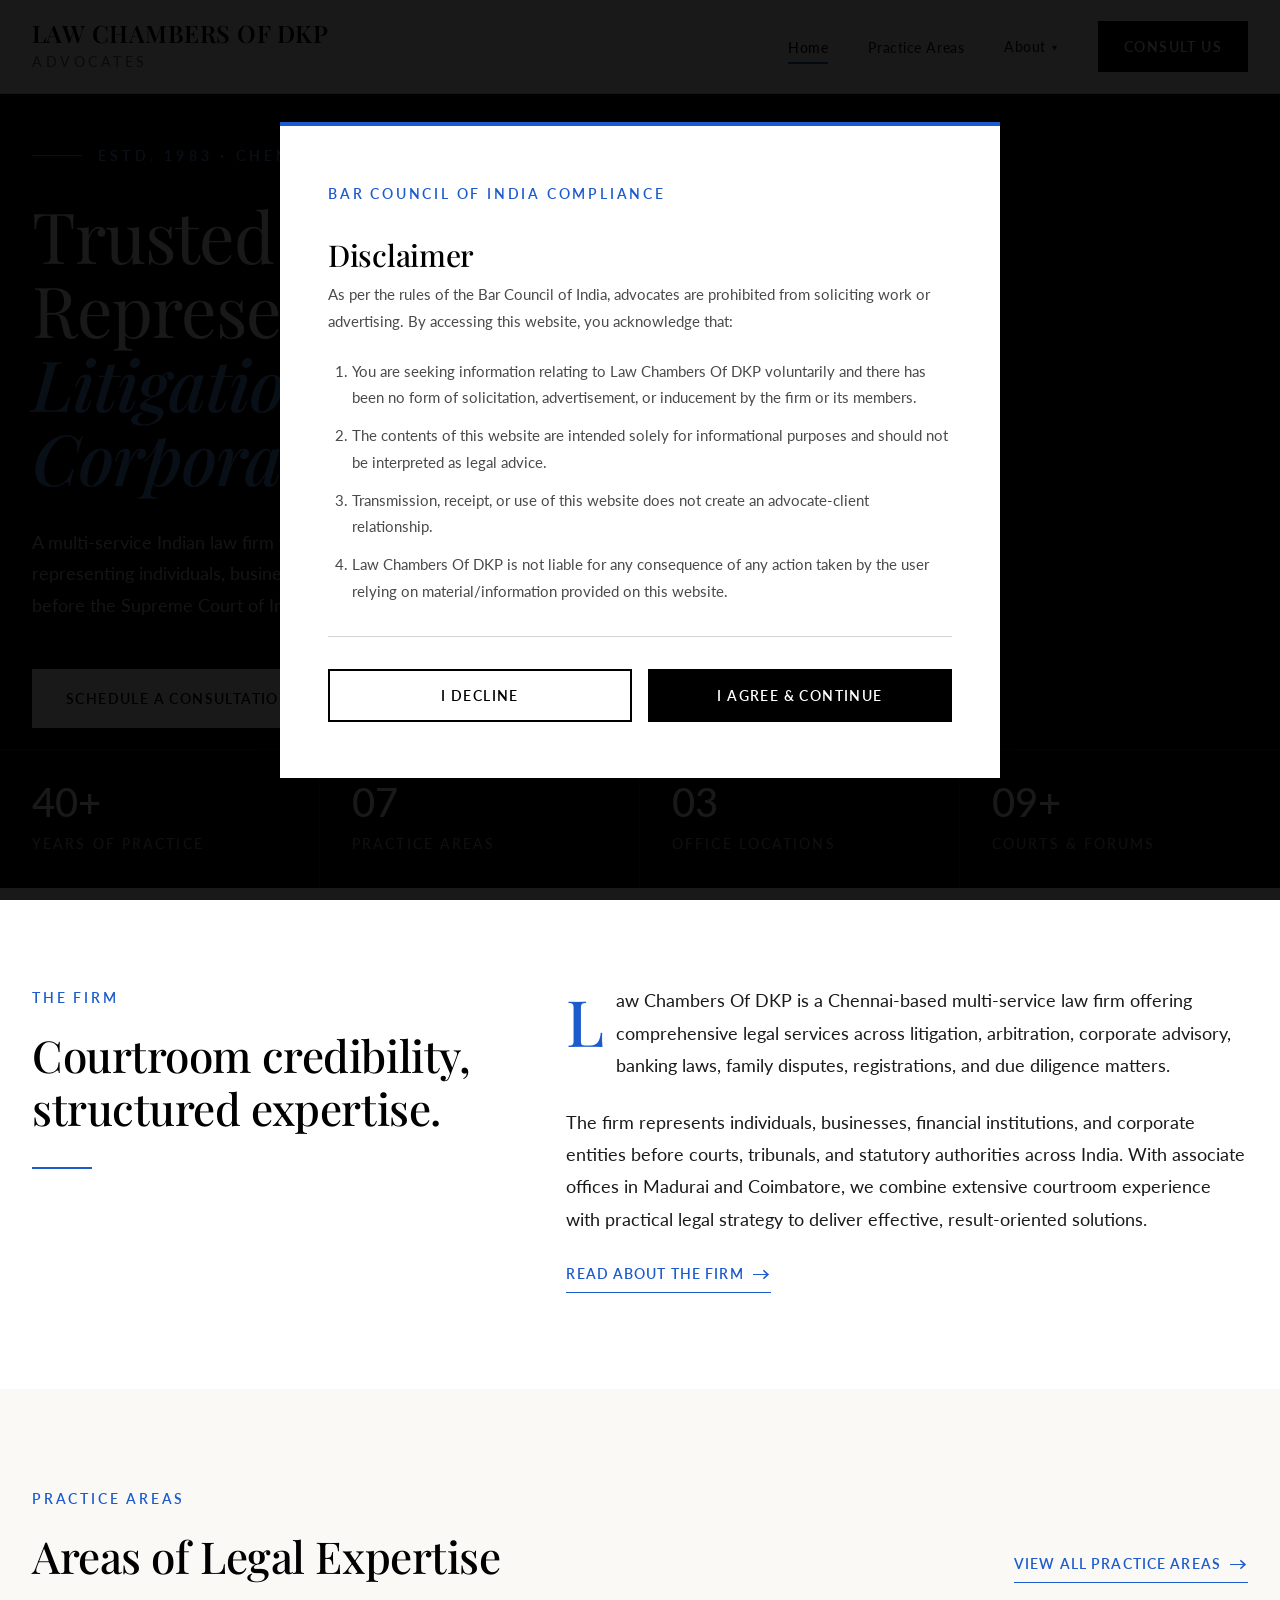
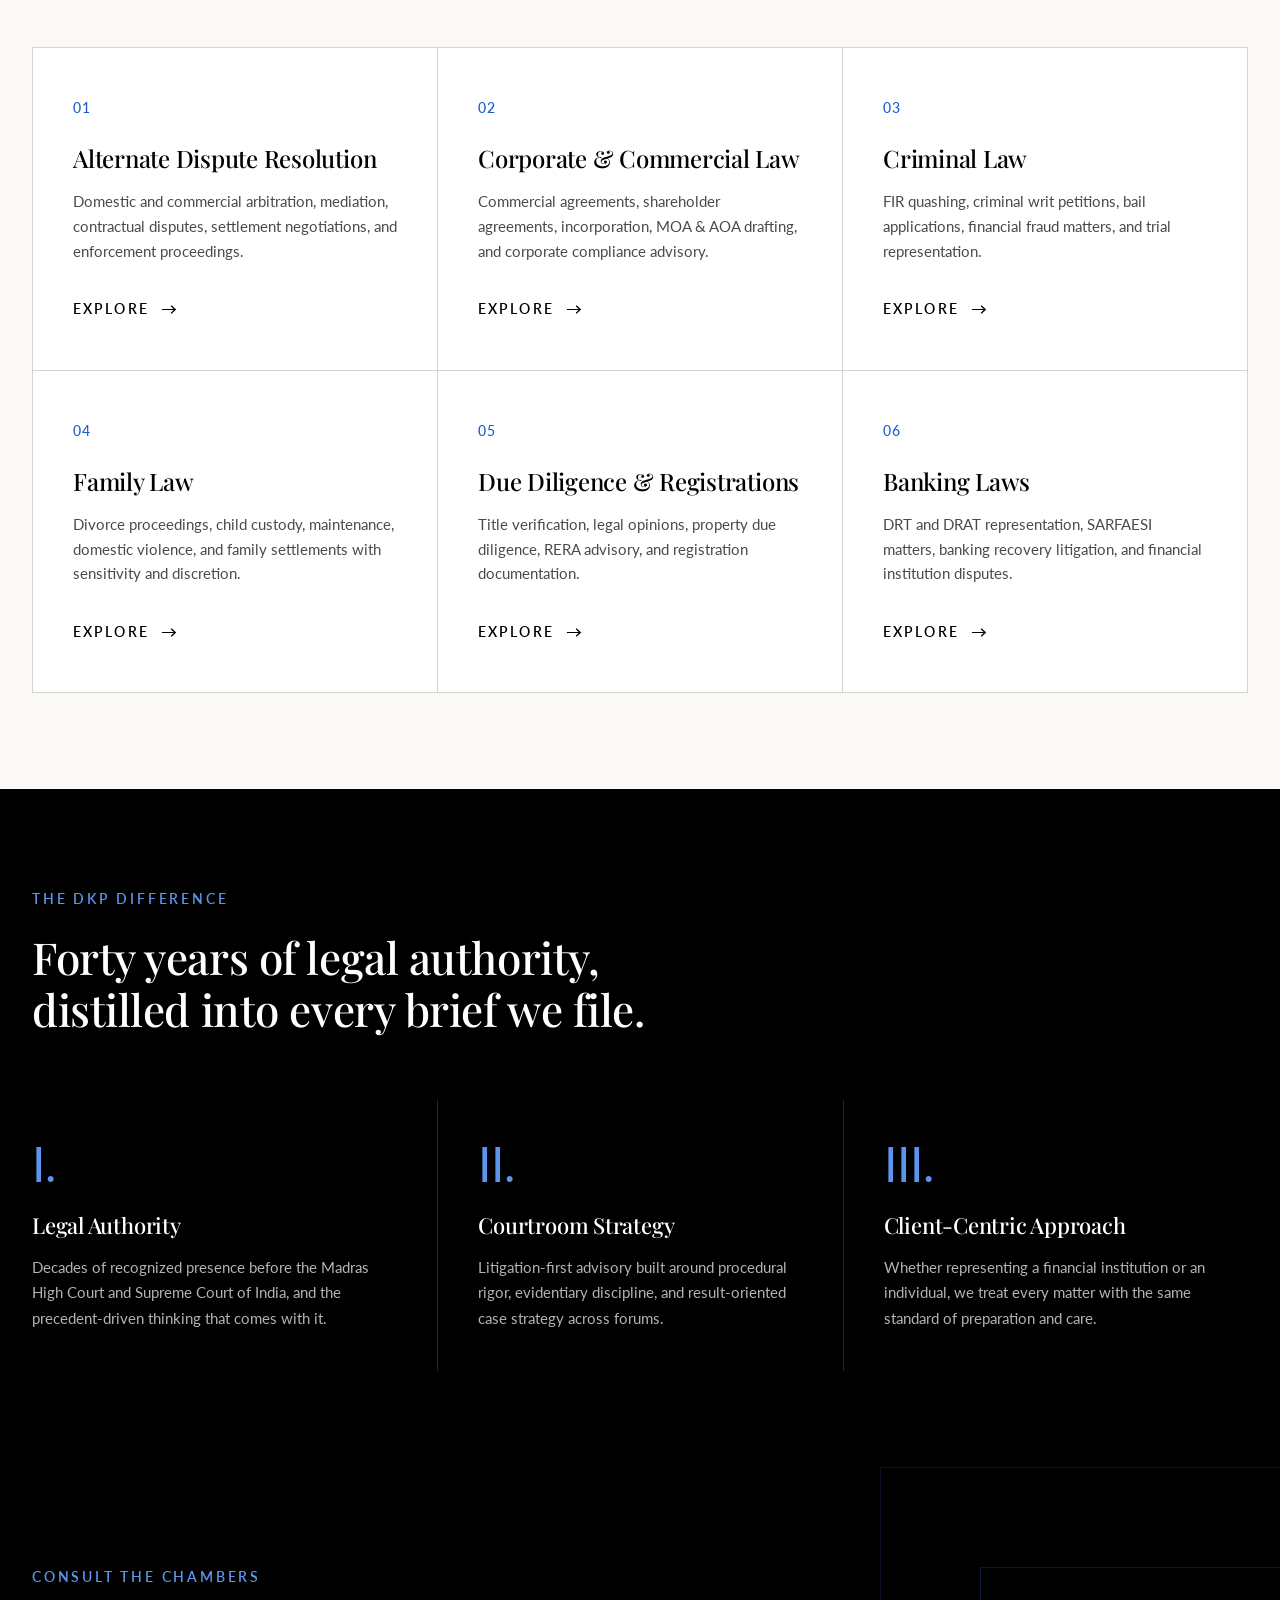
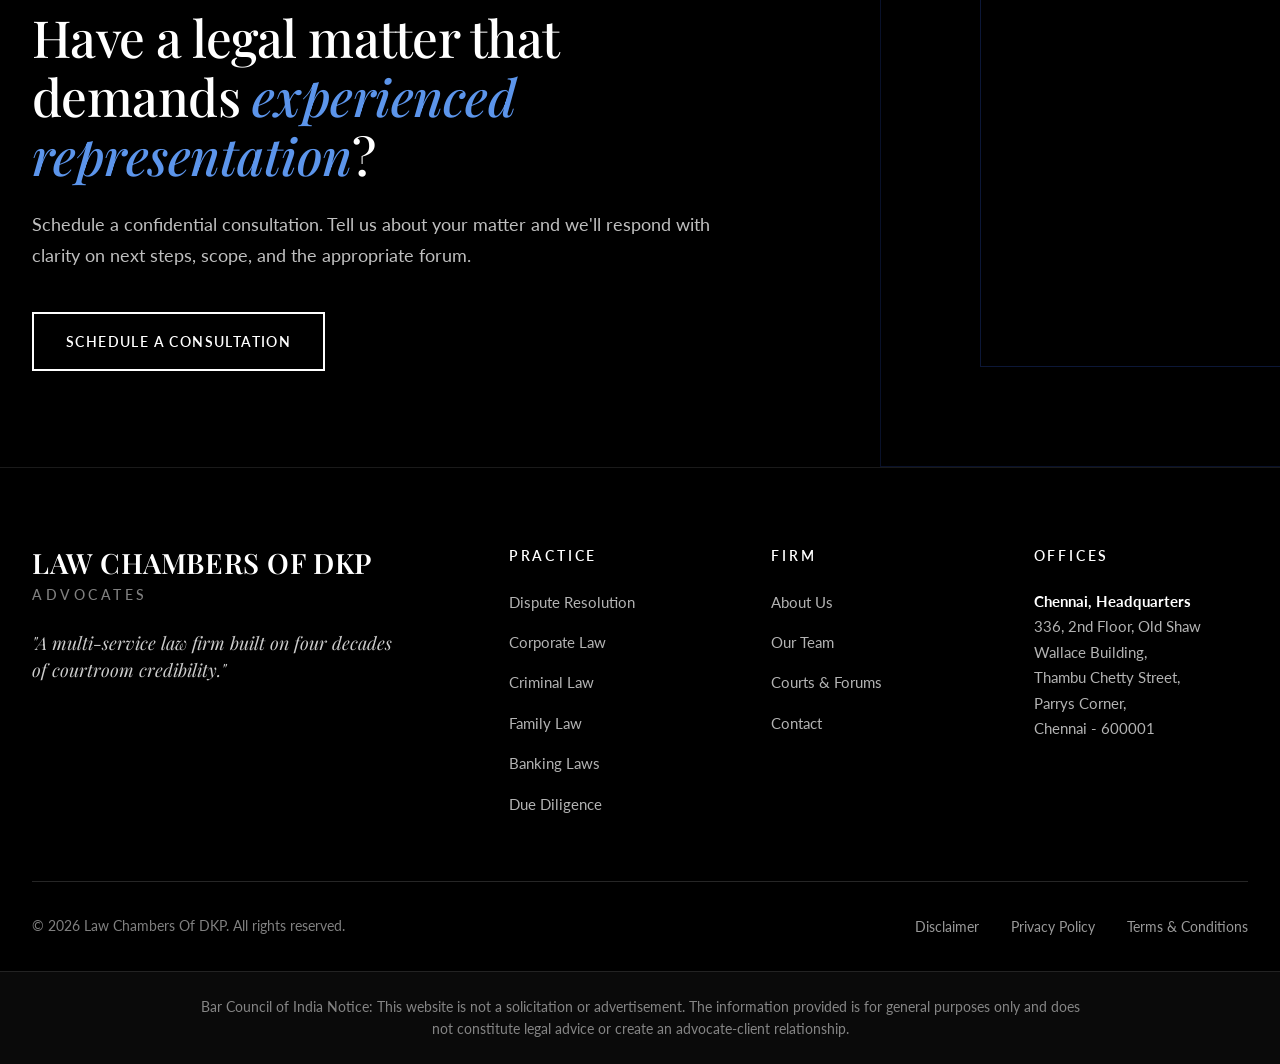
<file: website/index.html>
<!DOCTYPE html>
<html lang="en">
<head>
  <meta charset="UTF-8" />
  <meta name="viewport" content="width=device-width, initial-scale=1.0" />
  <title>Law Chambers Of DKP | Trusted Legal Representation Across India</title>
  <meta name="description" content="Law Chambers Of DKP is a Chennai-based multi-service law firm providing strategic legal representation across litigation, arbitration, corporate advisory, criminal, banking, and family law matters." />
  <meta name="keywords" content="law firm in Chennai, arbitration lawyers Chennai, corporate lawyers Chennai, criminal advocates Chennai, banking law firm Tamil Nadu, due diligence lawyers Chennai" />

  <link rel="preconnect" href="https://fonts.googleapis.com" />
  <link rel="preconnect" href="https://fonts.gstatic.com" crossorigin />
  <link href="https://fonts.googleapis.com/css2?family=Playfair+Display:ital,wght@0,400;0,500;0,600;0,700;0,800;0,900;1,400;1,500;1,600&family=Lato:ital,wght@0,300;0,400;0,700;0,900;1,400&display=swap" rel="stylesheet" />

  <link rel="stylesheet" href="assets/css/styles.css" />
</head>
<body>

  <!-- ===== DISCLAIMER MODAL ===== -->
  <div class="disclaimer-overlay">
    <div class="disclaimer-modal">
      <div class="disclaimer-modal-subtitle">Bar Council of India Compliance</div>
      <h2>Disclaimer</h2>
      <p>As per the rules of the Bar Council of India, advocates are prohibited from soliciting work or advertising. By accessing this website, you acknowledge that:</p>
      <ol>
        <li>You are seeking information relating to Law Chambers Of DKP voluntarily and there has been no form of solicitation, advertisement, or inducement by the firm or its members.</li>
        <li>The contents of this website are intended solely for informational purposes and should not be interpreted as legal advice.</li>
        <li>Transmission, receipt, or use of this website does not create an advocate-client relationship.</li>
        <li>Law Chambers Of DKP is not liable for any consequence of any action taken by the user relying on material/information provided on this website.</li>
      </ol>
      <div class="disclaimer-actions">
        <button type="button" class="btn btn-outline disclaimer-decline">I Decline</button>
        <button type="button" class="btn disclaimer-accept">I Agree & Continue</button>
      </div>
    </div>
  </div>

  <!-- ===== HEADER ===== -->
  <header class="site-header">
    <nav class="nav-container">
      <a href="index.html" class="logo">
        <span class="logo-mark">Law Chambers Of DKP</span>
        <span class="logo-sub">Advocates</span>
      </a>
      <button class="menu-toggle" aria-label="Toggle menu">
        <span></span><span></span><span></span>
      </button>
      <ul class="nav-menu">
        <li><a href="index.html" class="nav-link">Home</a></li>
        <li><a href="practice-areas.html" class="nav-link">Practice Areas</a></li>
        <li class="nav-dropdown">
          <button type="button" class="nav-link nav-dropdown-toggle" aria-expanded="false" aria-haspopup="true">About <span class="nav-caret" aria-hidden="true">&#9662;</span></button>
          <ul class="nav-dropdown-menu">
            <li><a href="about.html" class="nav-dropdown-link">About the Firm</a></li>
            <li><a href="team.html" class="nav-dropdown-link">Our Team</a></li>
            <li><a href="courts.html" class="nav-dropdown-link">Courts &amp; Forums</a></li>
          </ul>
        </li>
        <!-- Insights temporarily hidden: <li><a href="insights.html" class="nav-link">Insights</a></li> -->
        <li><a href="contact.html" class="btn nav-cta">Consult Us</a></li>
      </ul>
    </nav>
  </header>

  <!-- ===== HERO ===== -->
  <section class="hero">
    <div class="hero-bg"></div>
    <div class="container">
      <div class="hero-content">
        <div class="hero-eyebrow">Estd. 1983 · Chennai</div>
        <h1>Trusted Legal Representation Across <em>Litigation, Arbitration & Corporate Advisory</em></h1>
        <p class="hero-description">
          A multi-service Indian law firm with four decades of courtroom credibility, representing individuals, businesses, financial institutions, and corporate entities before the Supreme Court of India, High Courts, Tribunals, and District Courts.
        </p>
        <div class="hero-ctas">
          <a href="contact.html" class="btn">Schedule a Consultation</a>
          <a href="practice-areas.html" class="btn btn-outline-light">Explore Practice Areas</a>
        </div>
      </div>
    </div>
    <div class="hero-stats">
      <div class="hero-stats-grid">
        <div class="stat">
          <span class="stat-number">40<span class="accent">+</span></span>
          <span class="stat-label">Years of Practice</span>
        </div>
        <div class="stat">
          <span class="stat-number">07</span>
          <span class="stat-label">Practice Areas</span>
        </div>
        <div class="stat">
          <span class="stat-number">03</span>
          <span class="stat-label">Office Locations</span>
        </div>
        <div class="stat">
          <span class="stat-number">09<span class="accent">+</span></span>
          <span class="stat-label">Courts & Forums</span>
        </div>
      </div>
    </div>
  </section>

  <!-- ===== FIRM INTRODUCTION ===== -->
  <section class="intro">
    <div class="container">
      <div class="intro-grid">
        <div class="intro-label">
          <span class="eyebrow">The Firm</span>
          <h2 class="section-title">Courtroom credibility, structured expertise.</h2>
          <div class="divider"></div>
        </div>
        <div class="intro-body reveal">
          <p>Law Chambers Of DKP is a Chennai-based multi-service law firm offering comprehensive legal services across litigation, arbitration, corporate advisory, banking laws, family disputes, registrations, and due diligence matters.</p>
          <p>The firm represents individuals, businesses, financial institutions, and corporate entities before courts, tribunals, and statutory authorities across India. With associate offices in Madurai and Coimbatore, we combine extensive courtroom experience with practical legal strategy to deliver effective, result-oriented solutions.</p>
          <a href="about.html" class="btn-link">Read About the Firm</a>
        </div>
      </div>
    </div>
  </section>

  <!-- ===== PRACTICE AREAS ===== -->
  <section class="practice-areas" id="practice-areas">
    <div class="container">
      <div style="display: flex; justify-content: space-between; align-items: flex-end; margin-bottom: 4rem; flex-wrap: wrap; gap: 2rem;">
        <div>
          <span class="eyebrow">Practice Areas</span>
          <h2 class="section-title mb-0">Areas of Legal Expertise</h2>
        </div>
        <a href="practice-areas.html" class="btn-link">View All Practice Areas</a>
      </div>

      <div class="practice-grid reveal">
        <a href="practice-areas.html#adr" class="practice-card">
          <span class="practice-number">01</span>
          <h3>Alternate Dispute Resolution</h3>
          <p>Domestic and commercial arbitration, mediation, contractual disputes, settlement negotiations, and enforcement proceedings.</p>
          <span class="practice-arrow">Explore</span>
        </a>
        <a href="practice-areas.html#corporate" class="practice-card">
          <span class="practice-number">02</span>
          <h3>Corporate & Commercial Law</h3>
          <p>Commercial agreements, shareholder agreements, incorporation, MOA & AOA drafting, and corporate compliance advisory.</p>
          <span class="practice-arrow">Explore</span>
        </a>
        <a href="practice-areas.html#criminal" class="practice-card">
          <span class="practice-number">03</span>
          <h3>Criminal Law</h3>
          <p>FIR quashing, criminal writ petitions, bail applications, financial fraud matters, and trial representation.</p>
          <span class="practice-arrow">Explore</span>
        </a>
        <a href="practice-areas.html#family" class="practice-card">
          <span class="practice-number">04</span>
          <h3>Family Law</h3>
          <p>Divorce proceedings, child custody, maintenance, domestic violence, and family settlements with sensitivity and discretion.</p>
          <span class="practice-arrow">Explore</span>
        </a>
        <a href="practice-areas.html#due-diligence" class="practice-card">
          <span class="practice-number">05</span>
          <h3>Due Diligence & Registrations</h3>
          <p>Title verification, legal opinions, property due diligence, RERA advisory, and registration documentation.</p>
          <span class="practice-arrow">Explore</span>
        </a>
        <a href="practice-areas.html#banking" class="practice-card">
          <span class="practice-number">06</span>
          <h3>Banking Laws</h3>
          <p>DRT and DRAT representation, SARFAESI matters, banking recovery litigation, and financial institution disputes.</p>
          <span class="practice-arrow">Explore</span>
        </a>
      </div>
    </div>
  </section>

  <!-- ===== VALUES / WHY CHOOSE US ===== -->
  <section class="values">
    <div class="container">
      <div style="max-width: 720px;">
        <span class="eyebrow" style="color: var(--color-royal-blue-light);">The DKP Difference</span>
        <h2 class="section-title">Forty years of legal authority, distilled into every brief we file.</h2>
      </div>
      <div class="values-grid reveal">
        <div class="value-card">
          <div class="value-number">I.</div>
          <h3>Legal Authority</h3>
          <p>Decades of recognized presence before the Madras High Court and Supreme Court of India, and the precedent-driven thinking that comes with it.</p>
        </div>
        <div class="value-card">
          <div class="value-number">II.</div>
          <h3>Courtroom Strategy</h3>
          <p>Litigation-first advisory built around procedural rigor, evidentiary discipline, and result-oriented case strategy across forums.</p>
        </div>
        <div class="value-card">
          <div class="value-number">III.</div>
          <h3>Client-Centric Approach</h3>
          <p>Whether representing a financial institution or an individual, we treat every matter with the same standard of preparation and care.</p>
        </div>
      </div>
    </div>
  </section>

  <!-- ===== INSIGHTS PREVIEW — TEMPORARILY HIDDEN (restore by removing the comment wrapper below) ===== -->
  <!--
  <section class="section-light">
    <div class="container">
      <div style="display: flex; justify-content: space-between; align-items: flex-end; margin-bottom: 4rem; flex-wrap: wrap; gap: 2rem;">
        <div>
          <span class="eyebrow">Insights</span>
          <h2 class="section-title mb-0">Recent Legal Commentary</h2>
        </div>
        <a href="insights.html" class="btn-link">View All Articles</a>
      </div>

      <div class="insights-grid reveal">
        <a href="insights.html" class="article-card no-cta">
          <div class="article-image" style="background-image: linear-gradient(135deg, rgba(0,0,0,0.5), rgba(30,58,138,0.4)), url('https://images.unsplash.com/photo-1450101499163-c8848c66ca85?q=80&w=2070&auto=format&fit=crop');">
            <span class="article-category">Arbitration</span>
          </div>
          <div class="article-content">
            <h3>Understanding Arbitration Proceedings in India</h3>
            <p class="article-excerpt">A practical breakdown of how domestic and commercial arbitration proceedings flow under the Arbitration and Conciliation Act.</p>
          </div>
        </a>
        <a href="insights.html" class="article-card no-cta">
          <div class="article-image" style="background-image: linear-gradient(135deg, rgba(0,0,0,0.5), rgba(30,58,138,0.4)), url('https://images.unsplash.com/photo-1560520653-9e0e4c89eb11?q=80&w=2070&auto=format&fit=crop');">
            <span class="article-category">Property Law</span>
          </div>
          <div class="article-content">
            <h3>Key Legal Checks Before Purchasing Property</h3>
            <p class="article-excerpt">Title verification, encumbrance certificates, RERA disclosures, the legal due diligence every buyer in India should insist on.</p>
          </div>
        </a>
        <a href="insights.html" class="article-card no-cta">
          <div class="article-image" style="background-image: linear-gradient(135deg, rgba(0,0,0,0.5), rgba(30,58,138,0.4)), url('https://images.unsplash.com/photo-1554224155-6726b3ff858f?q=80&w=2070&auto=format&fit=crop');">
            <span class="article-category">Criminal Law</span>
          </div>
          <div class="article-content">
            <h3>Cheque Bounce Proceedings Under Section 138</h3>
            <p class="article-excerpt">What complainants and accused must know about notice timelines, jurisdiction, and the evidentiary standard in cheque dishonour cases.</p>
          </div>
        </a>
      </div>
    </div>
  </section>
  -->

  <!-- ===== CTA BANNER ===== -->
  <section class="cta-banner">
    <div class="container">
      <div class="cta-content">
        <span class="eyebrow" style="color: var(--color-royal-blue-light);">Consult The Chambers</span>
        <h2>Have a legal matter that demands <em>experienced representation</em>?</h2>
        <p>Schedule a confidential consultation. Tell us about your matter and we'll respond with clarity on next steps, scope, and the appropriate forum.</p>
        <a href="contact.html" class="btn btn-outline-light">Schedule a Consultation</a>
      </div>
    </div>
  </section>

  <!-- ===== FOOTER ===== -->
  <footer class="site-footer">
    <div class="container">
      <div class="footer-grid">
        <div class="footer-brand">
          <div class="logo-mark">Law Chambers Of DKP</div>
          <div class="logo-sub">Advocates</div>
          <p class="footer-tagline">"A multi-service law firm built on four decades of courtroom credibility."</p>
        </div>
        <div class="footer-col">
          <h5>Practice</h5>
          <ul class="footer-list">
            <li><a href="practice-areas.html#adr">Dispute Resolution</a></li>
            <li><a href="practice-areas.html#corporate">Corporate Law</a></li>
            <li><a href="practice-areas.html#criminal">Criminal Law</a></li>
            <li><a href="practice-areas.html#family">Family Law</a></li>
            <li><a href="practice-areas.html#banking">Banking Laws</a></li>
            <li><a href="practice-areas.html#due-diligence">Due Diligence</a></li>
          </ul>
        </div>
        <div class="footer-col">
          <h5>Firm</h5>
          <ul class="footer-list">
            <li><a href="about.html">About Us</a></li>
            <li><a href="team.html">Our Team</a></li>
            <li><a href="courts.html">Courts & Forums</a></li>
            <!-- Insights temporarily hidden: <li><a href="insights.html">Insights</a></li> -->
            <li><a href="contact.html">Contact</a></li>
          </ul>
        </div>
        <div class="footer-col">
          <h5>Offices</h5>
          <ul class="footer-list">
            <li style="color: rgba(255,255,255,0.7); line-height: 1.7; font-size: 0.9375rem;">
              <strong style="color: var(--color-white);">Chennai, Headquarters</strong><br />
              336, 2nd Floor, Old Shaw Wallace Building,<br />
              Thambu Chetty Street,<br />
              Parrys Corner,<br />
              Chennai - 600001
            </li>
          </ul>
        </div>
      </div>

      <div class="footer-bottom">
        <p class="footer-copyright">© 2026 Law Chambers Of DKP. All rights reserved.</p>
        <ul class="footer-legal-links">
          <li>Disclaimer</li>
          <li>Privacy Policy</li>
          <li>Terms & Conditions</li>
        </ul>
      </div>
    </div>

    <div class="disclaimer-banner">
      <div class="container">
        <p class="disclaimer-text">
          Bar Council of India Notice: This website is not a solicitation or advertisement. The information provided is for general purposes only and does not constitute legal advice or create an advocate-client relationship.
        </p>
      </div>
    </div>
  </footer>

  <script src="assets/js/main.js"></script>
</body>
</html>
</file>
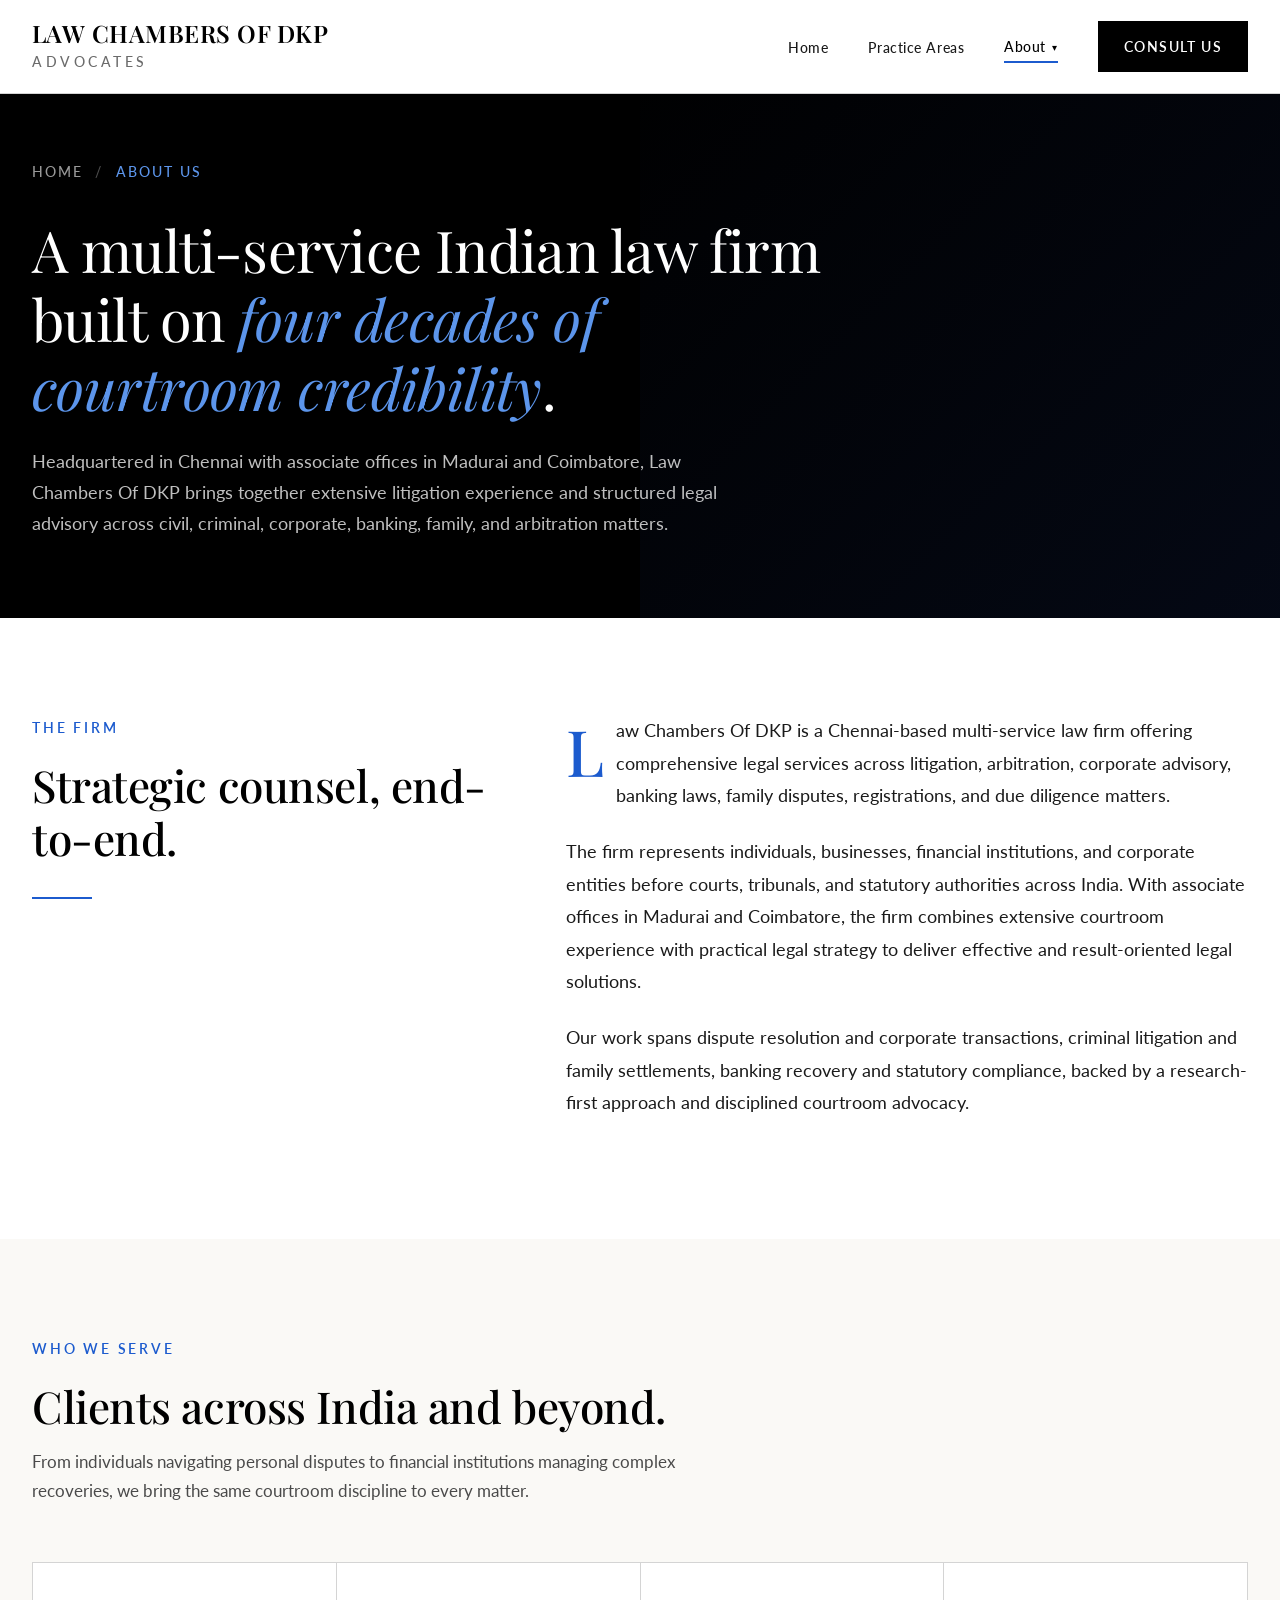
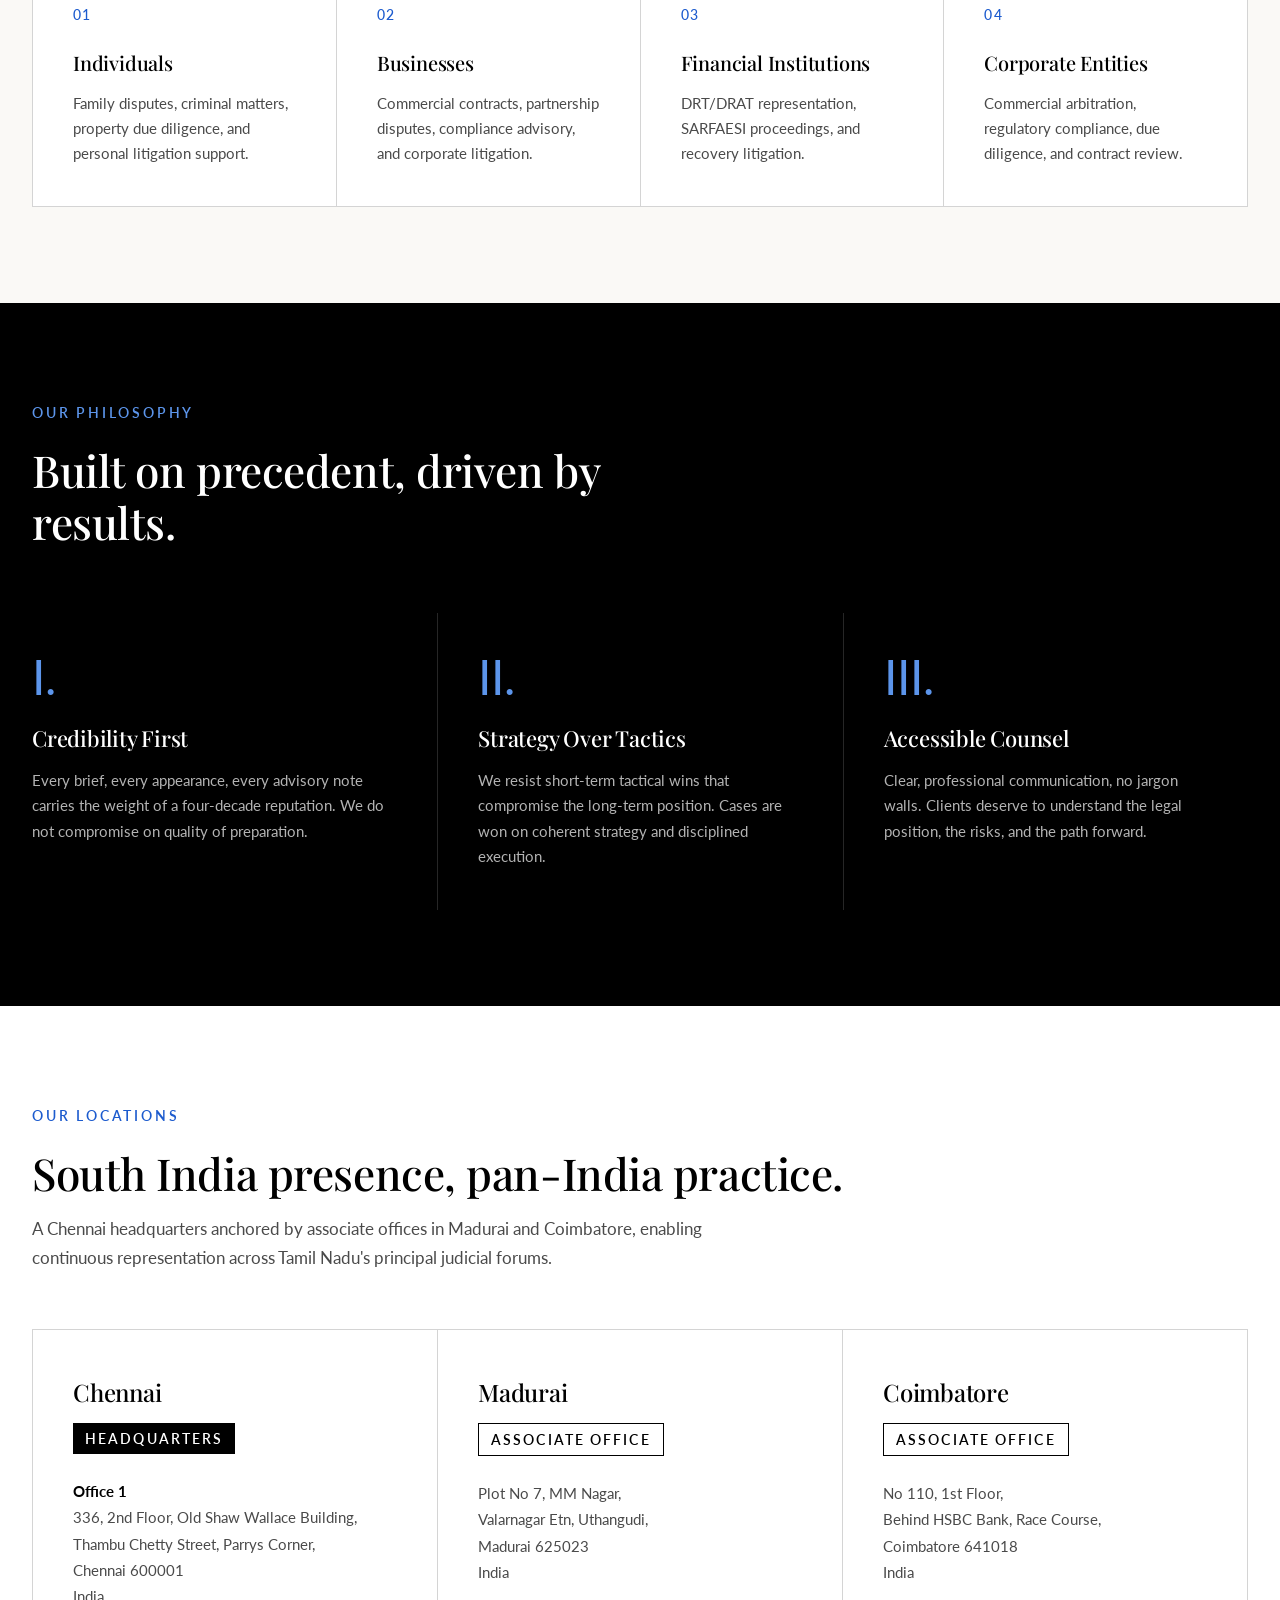
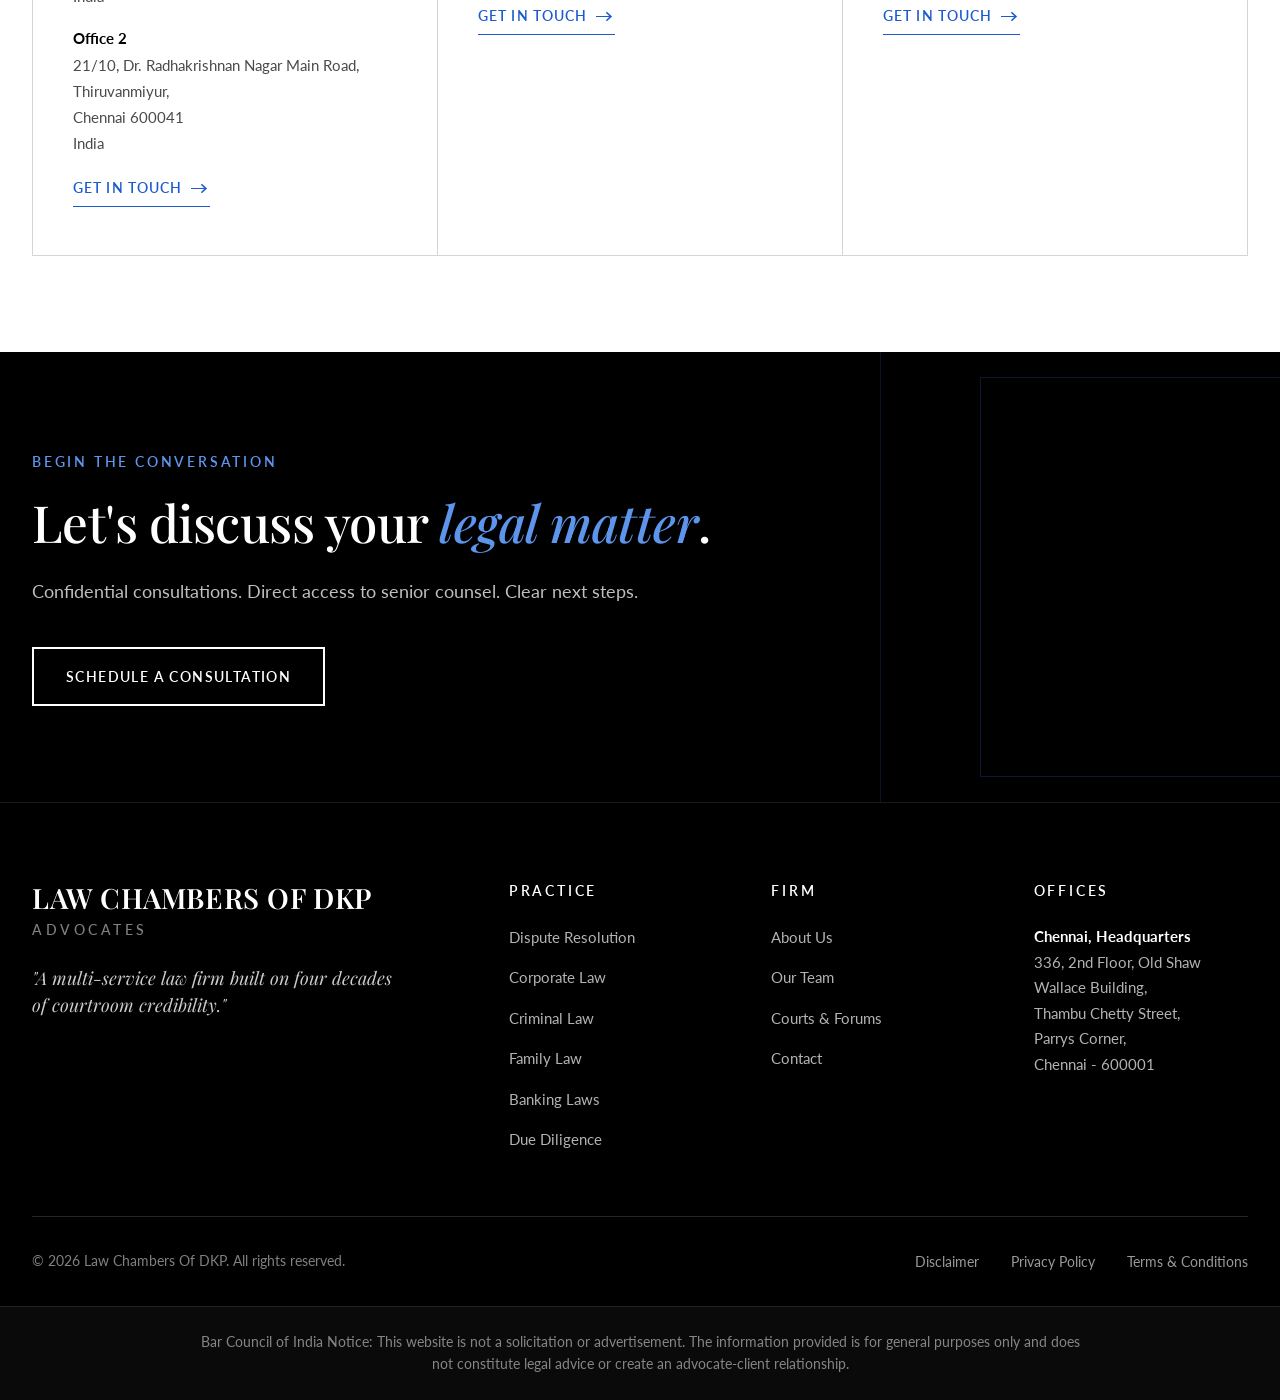
<file: website/about.html>
<!DOCTYPE html>
<html lang="en">
<head>
  <meta charset="UTF-8" />
  <meta name="viewport" content="width=device-width, initial-scale=1.0" />
  <title>About Us | Law Chambers Of DKP</title>
  <meta name="description" content="Law Chambers Of DKP is a Chennai-based multi-service law firm with associate offices in Madurai and Coimbatore, combining extensive courtroom experience with practical legal strategy." />

  <link rel="preconnect" href="https://fonts.googleapis.com" />
  <link rel="preconnect" href="https://fonts.gstatic.com" crossorigin />
  <link href="https://fonts.googleapis.com/css2?family=Playfair+Display:ital,wght@0,400;0,500;0,600;0,700;0,800;0,900;1,400;1,500;1,600&family=Lato:ital,wght@0,300;0,400;0,700;0,900;1,400&display=swap" rel="stylesheet" />
  <link rel="stylesheet" href="assets/css/styles.css" />
</head>
<body>

  <!-- ===== HEADER ===== -->
  <header class="site-header">
    <nav class="nav-container">
      <a href="index.html" class="logo">
        <span class="logo-mark">Law Chambers Of DKP</span>
        <span class="logo-sub">Advocates</span>
      </a>
      <button class="menu-toggle" aria-label="Toggle menu">
        <span></span><span></span><span></span>
      </button>
      <ul class="nav-menu">
        <li><a href="index.html" class="nav-link">Home</a></li>
        <li><a href="practice-areas.html" class="nav-link">Practice Areas</a></li>
        <li class="nav-dropdown">
          <button type="button" class="nav-link nav-dropdown-toggle" aria-expanded="false" aria-haspopup="true">About <span class="nav-caret" aria-hidden="true">&#9662;</span></button>
          <ul class="nav-dropdown-menu">
            <li><a href="about.html" class="nav-dropdown-link">About the Firm</a></li>
            <li><a href="team.html" class="nav-dropdown-link">Our Team</a></li>
            <li><a href="courts.html" class="nav-dropdown-link">Courts &amp; Forums</a></li>
          </ul>
        </li>
        <!-- Insights temporarily hidden: <li><a href="insights.html" class="nav-link">Insights</a></li> -->
        <li><a href="contact.html" class="btn nav-cta">Consult Us</a></li>
      </ul>
    </nav>
  </header>

  <!-- ===== PAGE HERO ===== -->
  <section class="page-hero">
    <div class="container">
      <div class="breadcrumb">
        <a href="index.html">Home</a>
        <span class="breadcrumb-separator">/</span>
        <span>About Us</span>
      </div>
      <h1>A multi-service Indian law firm built on <em style="color: var(--color-royal-blue-light); font-style: italic;">four decades of courtroom credibility</em>.</h1>
      <p class="page-hero-description">
        Headquartered in Chennai with associate offices in Madurai and Coimbatore, Law Chambers Of DKP brings together extensive litigation experience and structured legal advisory across civil, criminal, corporate, banking, family, and arbitration matters.
      </p>
    </div>
  </section>

  <!-- ===== FIRM INTRODUCTION ===== -->
  <section class="intro">
    <div class="container">
      <div class="intro-grid">
        <div class="intro-label">
          <span class="eyebrow">The Firm</span>
          <h2 class="section-title">Strategic counsel, end-to-end.</h2>
          <div class="divider"></div>
        </div>
        <div class="intro-body reveal">
          <p>Law Chambers Of DKP is a Chennai-based multi-service law firm offering comprehensive legal services across litigation, arbitration, corporate advisory, banking laws, family disputes, registrations, and due diligence matters.</p>
          <p>The firm represents individuals, businesses, financial institutions, and corporate entities before courts, tribunals, and statutory authorities across India. With associate offices in Madurai and Coimbatore, the firm combines extensive courtroom experience with practical legal strategy to deliver effective and result-oriented legal solutions.</p>
          <p>Our work spans dispute resolution and corporate transactions, criminal litigation and family settlements, banking recovery and statutory compliance, backed by a research-first approach and disciplined courtroom advocacy.</p>
        </div>
      </div>
    </div>
  </section>

  <!-- ===== POSITIONING / WHO WE SERVE ===== -->
  <section class="section-light">
    <div class="container">
      <span class="eyebrow">Who We Serve</span>
      <h2 class="section-title">Clients across India and beyond.</h2>
      <p class="section-subtitle">From individuals navigating personal disputes to financial institutions managing complex recoveries, we bring the same courtroom discipline to every matter.</p>

      <div class="practice-grid reveal serve-grid">
        <div class="practice-card" style="min-height: auto; padding: 2.5rem;">
          <span class="practice-number">01</span>
          <h3 style="font-size: 1.25rem;">Individuals</h3>
          <p style="margin-bottom: 0;">Family disputes, criminal matters, property due diligence, and personal litigation support.</p>
        </div>
        <div class="practice-card" style="min-height: auto; padding: 2.5rem;">
          <span class="practice-number">02</span>
          <h3 style="font-size: 1.25rem;">Businesses</h3>
          <p style="margin-bottom: 0;">Commercial contracts, partnership disputes, compliance advisory, and corporate litigation.</p>
        </div>
        <div class="practice-card" style="min-height: auto; padding: 2.5rem;">
          <span class="practice-number">03</span>
          <h3 style="font-size: 1.25rem;">Financial Institutions</h3>
          <p style="margin-bottom: 0;">DRT/DRAT representation, SARFAESI proceedings, and recovery litigation.</p>
        </div>
        <div class="practice-card" style="min-height: auto; padding: 2.5rem;">
          <span class="practice-number">04</span>
          <h3 style="font-size: 1.25rem;">Corporate Entities</h3>
          <p style="margin-bottom: 0;">Commercial arbitration, regulatory compliance, due diligence, and contract review.</p>
        </div>
      </div>
    </div>
  </section>

  <!-- ===== VALUES ===== -->
  <section class="values">
    <div class="container">
      <div style="max-width: 720px;">
        <span class="eyebrow" style="color: var(--color-royal-blue-light);">Our Philosophy</span>
        <h2 class="section-title">Built on precedent, driven by results.</h2>
      </div>
      <div class="values-grid reveal">
        <div class="value-card">
          <div class="value-number">I.</div>
          <h3>Credibility First</h3>
          <p>Every brief, every appearance, every advisory note carries the weight of a four-decade reputation. We do not compromise on quality of preparation.</p>
        </div>
        <div class="value-card">
          <div class="value-number">II.</div>
          <h3>Strategy Over Tactics</h3>
          <p>We resist short-term tactical wins that compromise the long-term position. Cases are won on coherent strategy and disciplined execution.</p>
        </div>
        <div class="value-card">
          <div class="value-number">III.</div>
          <h3>Accessible Counsel</h3>
          <p>Clear, professional communication, no jargon walls. Clients deserve to understand the legal position, the risks, and the path forward.</p>
        </div>
      </div>
    </div>
  </section>

  <!-- ===== OFFICES ===== -->
  <section>
    <div class="container">
      <span class="eyebrow">Our Locations</span>
      <h2 class="section-title">South India presence, pan-India practice.</h2>
      <p class="section-subtitle">A Chennai headquarters anchored by associate offices in Madurai and Coimbatore, enabling continuous representation across Tamil Nadu's principal judicial forums.</p>

      <div class="offices-grid reveal">
        <div class="office-card">
          <h3>Chennai</h3>
          <span class="office-type">Headquarters</span>
          <address>
            <strong style="color: var(--color-black);">Office 1</strong><br />
            336, 2nd Floor, Old Shaw Wallace Building,<br />
            Thambu Chetty Street, Parrys Corner,<br />
            Chennai 600001<br />
            India
          </address>
          <address style="margin-top: 1rem;">
            <strong style="color: var(--color-black);">Office 2</strong><br />
            21/10, Dr. Radhakrishnan Nagar Main Road,<br />
            Thiruvanmiyur,<br />
            Chennai 600041<br />
            India
          </address>
          <a href="contact.html" class="btn-link">Get in Touch</a>
        </div>
        <div class="office-card">
          <h3>Madurai</h3>
          <span class="office-type associate">Associate Office</span>
          <address>
            Plot No 7, MM Nagar,<br />
            Valarnagar Etn, Uthangudi,<br />
            Madurai 625023<br />
            India
          </address>
          <a href="contact.html" class="btn-link">Get in Touch</a>
        </div>
        <div class="office-card">
          <h3>Coimbatore</h3>
          <span class="office-type associate">Associate Office</span>
          <address>
            No 110, 1st Floor,<br />
            Behind HSBC Bank, Race Course,<br />
            Coimbatore 641018<br />
            India
          </address>
          <a href="contact.html" class="btn-link">Get in Touch</a>
        </div>
      </div>
    </div>
  </section>

  <!-- ===== CTA ===== -->
  <section class="cta-banner">
    <div class="container">
      <div class="cta-content">
        <span class="eyebrow" style="color: var(--color-royal-blue-light);">Begin the Conversation</span>
        <h2>Let's discuss your <em>legal matter</em>.</h2>
        <p>Confidential consultations. Direct access to senior counsel. Clear next steps.</p>
        <a href="contact.html" class="btn btn-outline-light">Schedule a Consultation</a>
      </div>
    </div>
  </section>

  <!-- ===== FOOTER ===== -->
  <footer class="site-footer">
    <div class="container">
      <div class="footer-grid">
        <div class="footer-brand">
          <div class="logo-mark">Law Chambers Of DKP</div>
          <div class="logo-sub">Advocates</div>
          <p class="footer-tagline">"A multi-service law firm built on four decades of courtroom credibility."</p>
        </div>
        <div class="footer-col">
          <h5>Practice</h5>
          <ul class="footer-list">
            <li><a href="practice-areas.html#adr">Dispute Resolution</a></li>
            <li><a href="practice-areas.html#corporate">Corporate Law</a></li>
            <li><a href="practice-areas.html#criminal">Criminal Law</a></li>
            <li><a href="practice-areas.html#family">Family Law</a></li>
            <li><a href="practice-areas.html#banking">Banking Laws</a></li>
            <li><a href="practice-areas.html#due-diligence">Due Diligence</a></li>
          </ul>
        </div>
        <div class="footer-col">
          <h5>Firm</h5>
          <ul class="footer-list">
            <li><a href="about.html">About Us</a></li>
            <li><a href="team.html">Our Team</a></li>
            <li><a href="courts.html">Courts & Forums</a></li>
            <!-- Insights temporarily hidden: <li><a href="insights.html">Insights</a></li> -->
            <li><a href="contact.html">Contact</a></li>
          </ul>
        </div>
        <div class="footer-col">
          <h5>Offices</h5>
          <ul class="footer-list">
            <li style="color: rgba(255,255,255,0.7); line-height: 1.7; font-size: 0.9375rem;">
              <strong style="color: var(--color-white);">Chennai, Headquarters</strong><br />
              336, 2nd Floor, Old Shaw Wallace Building,<br />
              Thambu Chetty Street,<br />
              Parrys Corner,<br />
              Chennai - 600001
            </li>
          </ul>
        </div>
      </div>

      <div class="footer-bottom">
        <p class="footer-copyright">© 2026 Law Chambers Of DKP. All rights reserved.</p>
        <ul class="footer-legal-links">
          <li>Disclaimer</li>
          <li>Privacy Policy</li>
          <li>Terms & Conditions</li>
        </ul>
      </div>
    </div>

    <div class="disclaimer-banner">
      <div class="container">
        <p class="disclaimer-text">
          Bar Council of India Notice: This website is not a solicitation or advertisement. The information provided is for general purposes only and does not constitute legal advice or create an advocate-client relationship.
        </p>
      </div>
    </div>
  </footer>

  <script src="assets/js/main.js"></script>
</body>
</html>
</file>
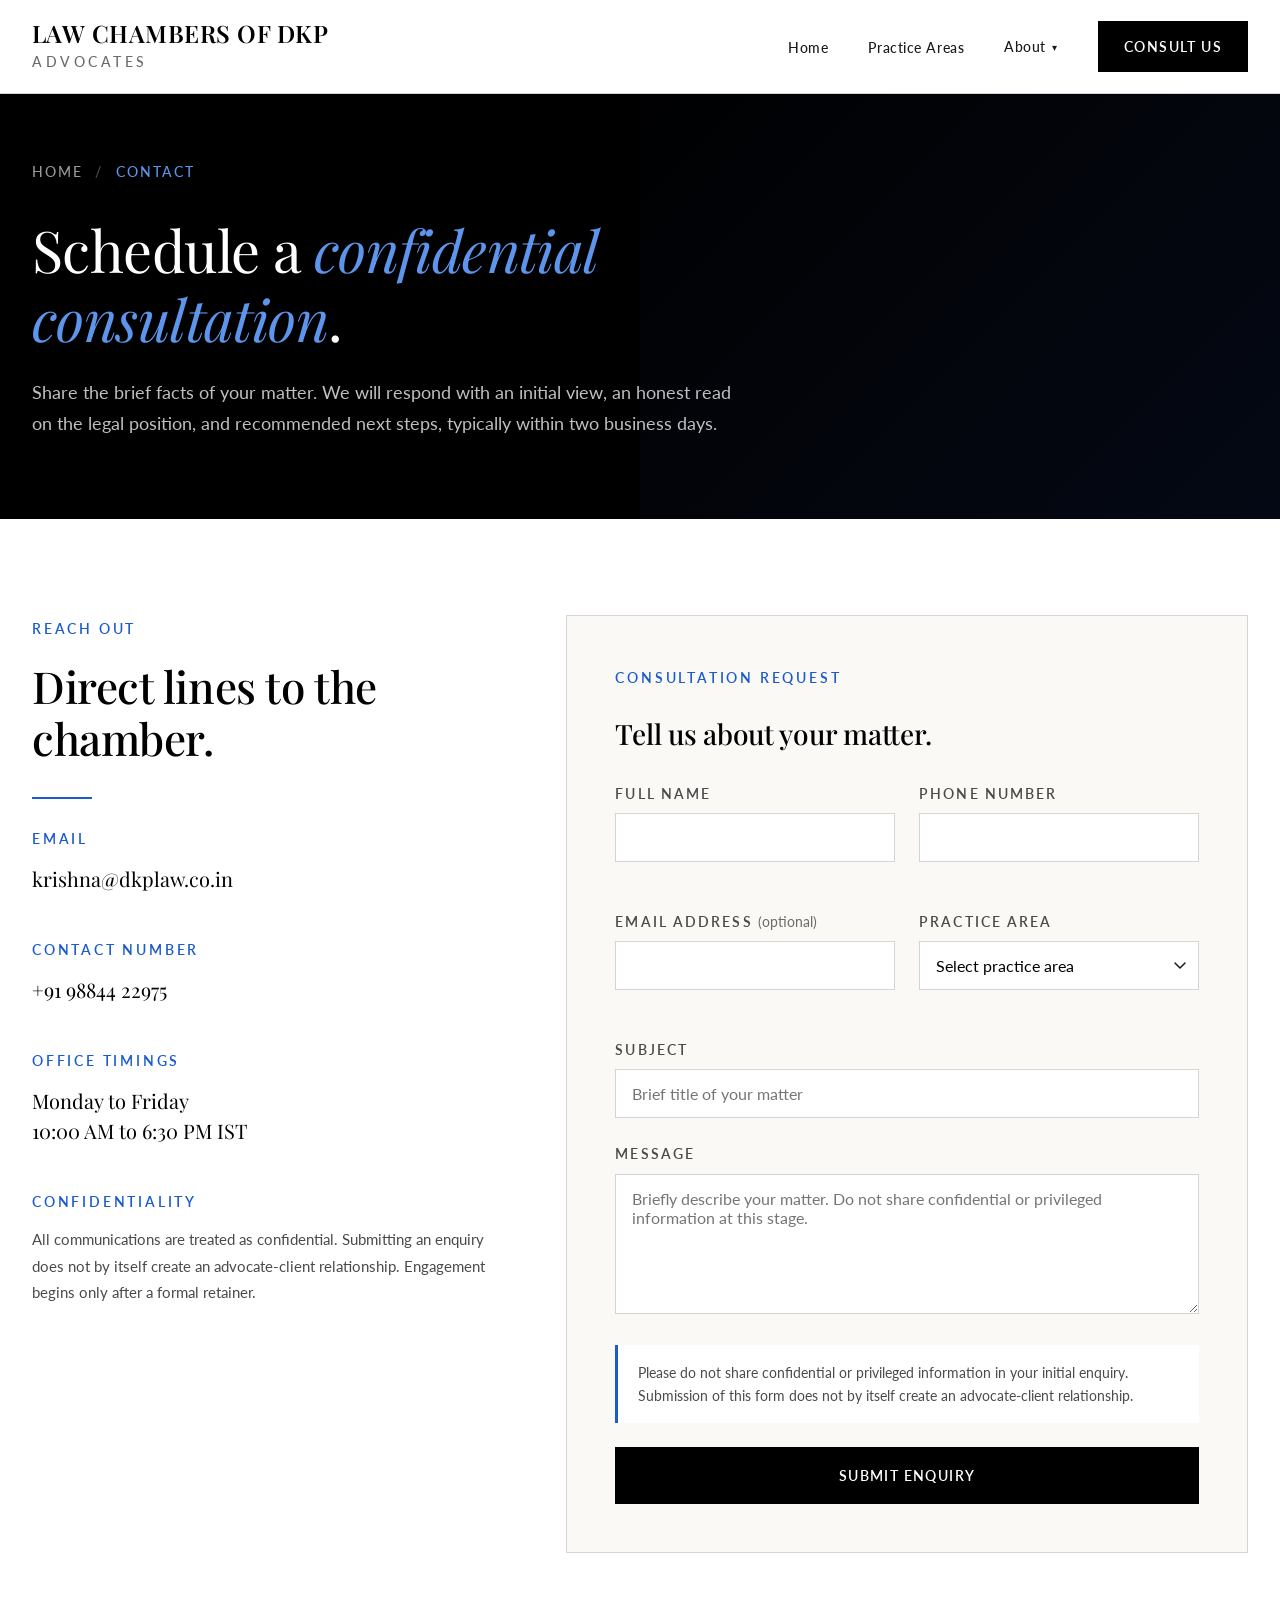
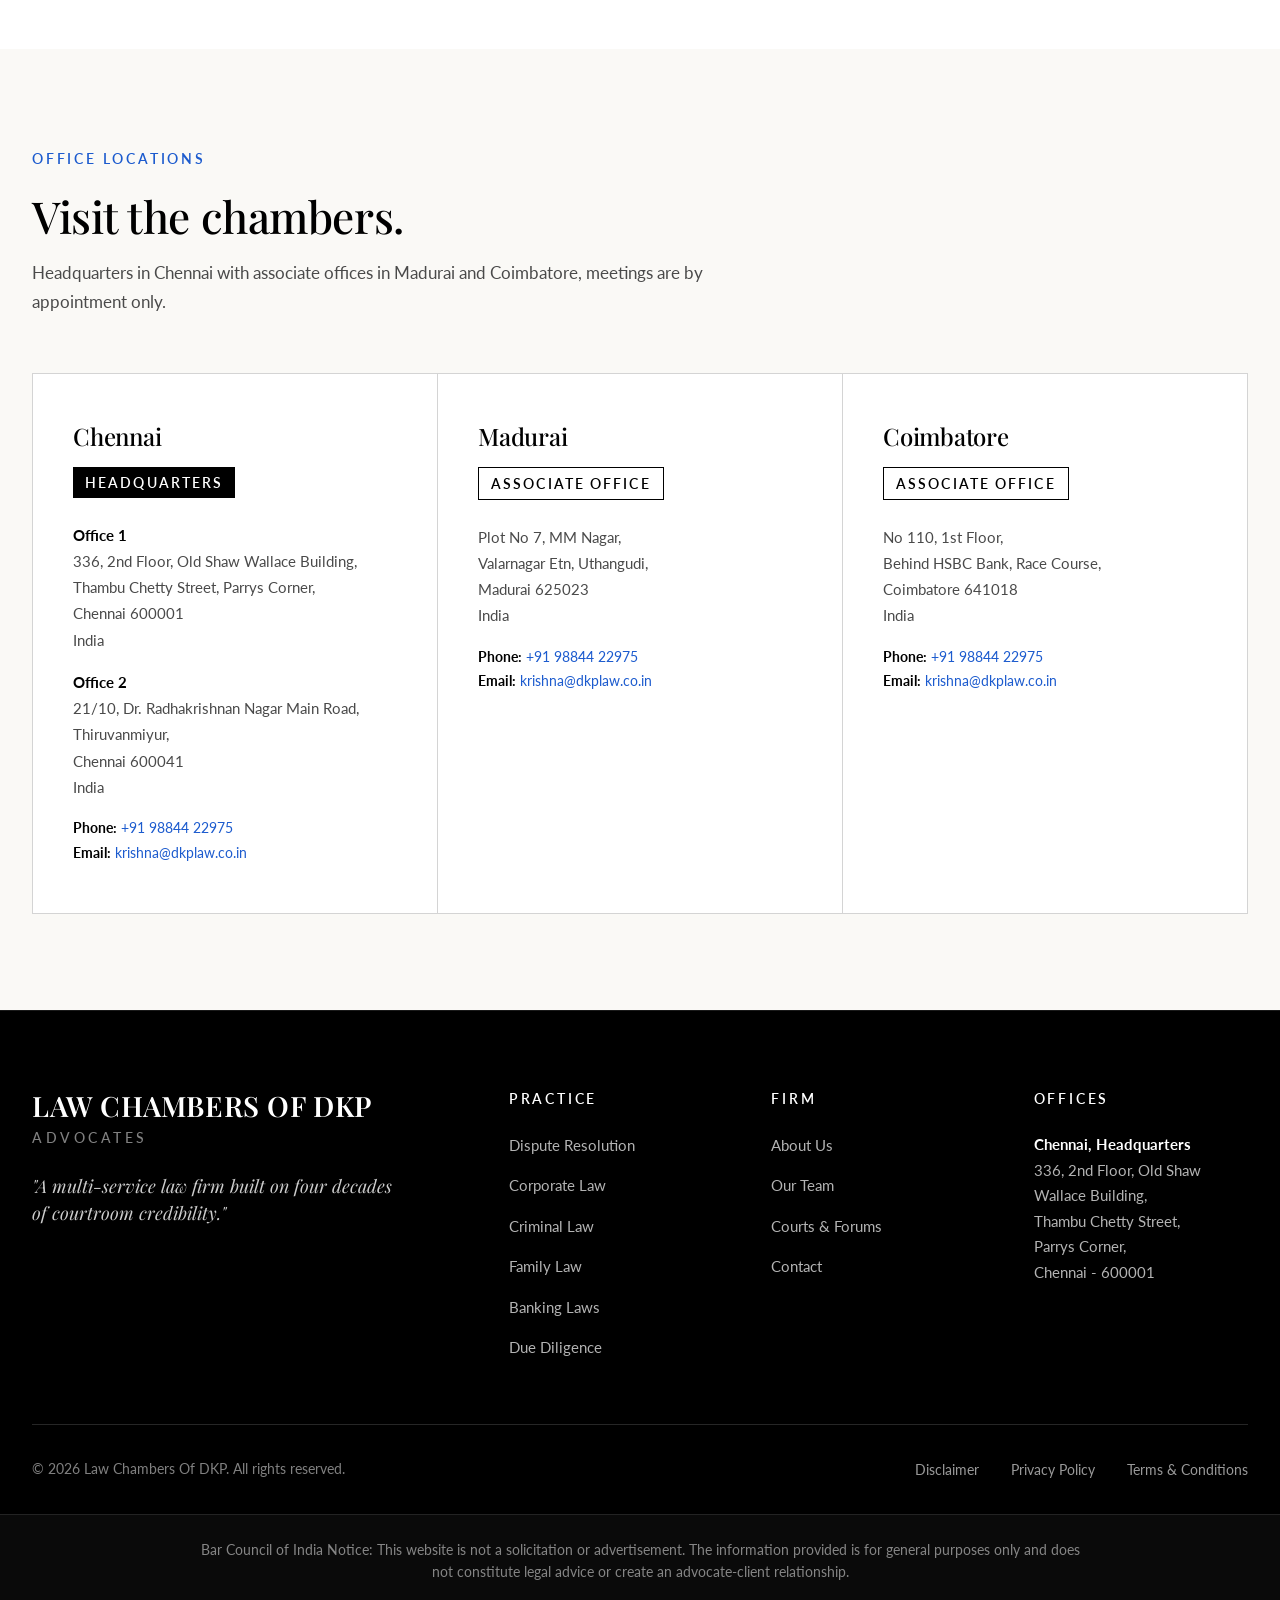
<file: website/contact.html>
<!DOCTYPE html>
<html lang="en">
<head>
  <meta charset="UTF-8" />
  <meta name="viewport" content="width=device-width, initial-scale=1.0" />
  <title>Contact Us | Law Chambers Of DKP</title>
  <meta name="description" content="Schedule a consultation with Law Chambers Of DKP. Chennai headquarters with associate offices in Madurai and Coimbatore." />

  <link rel="preconnect" href="https://fonts.googleapis.com" />
  <link rel="preconnect" href="https://fonts.gstatic.com" crossorigin />
  <link href="https://fonts.googleapis.com/css2?family=Playfair+Display:ital,wght@0,400;0,500;0,600;0,700;0,800;0,900;1,400;1,500;1,600&family=Lato:ital,wght@0,300;0,400;0,700;0,900;1,400&display=swap" rel="stylesheet" />
  <link rel="stylesheet" href="assets/css/styles.css" />
</head>
<body>

  <!-- ===== HEADER ===== -->
  <header class="site-header">
    <nav class="nav-container">
      <a href="index.html" class="logo">
        <span class="logo-mark">Law Chambers Of DKP</span>
        <span class="logo-sub">Advocates</span>
      </a>
      <button class="menu-toggle" aria-label="Toggle menu">
        <span></span><span></span><span></span>
      </button>
      <ul class="nav-menu">
        <li><a href="index.html" class="nav-link">Home</a></li>
        <li><a href="practice-areas.html" class="nav-link">Practice Areas</a></li>
        <li class="nav-dropdown">
          <button type="button" class="nav-link nav-dropdown-toggle" aria-expanded="false" aria-haspopup="true">About <span class="nav-caret" aria-hidden="true">&#9662;</span></button>
          <ul class="nav-dropdown-menu">
            <li><a href="about.html" class="nav-dropdown-link">About the Firm</a></li>
            <li><a href="team.html" class="nav-dropdown-link">Our Team</a></li>
            <li><a href="courts.html" class="nav-dropdown-link">Courts &amp; Forums</a></li>
          </ul>
        </li>
        <!-- Insights temporarily hidden: <li><a href="insights.html" class="nav-link">Insights</a></li> -->
        <li><a href="contact.html" class="btn nav-cta">Consult Us</a></li>
      </ul>
    </nav>
  </header>

  <!-- ===== PAGE HERO ===== -->
  <section class="page-hero">
    <div class="container">
      <div class="breadcrumb">
        <a href="index.html">Home</a>
        <span class="breadcrumb-separator">/</span>
        <span>Contact</span>
      </div>
      <h1>Schedule a <em style="color: var(--color-royal-blue-light); font-style: italic;">confidential consultation</em>.</h1>
      <p class="page-hero-description">
        Share the brief facts of your matter. We will respond with an initial view, an honest read on the legal position, and recommended next steps, typically within two business days.
      </p>
    </div>
  </section>

  <!-- ===== CONTACT FORM + INFO ===== -->
  <section>
    <div class="container">
      <div class="contact-grid">
        <!-- Left: Contact Information -->
        <div>
          <span class="eyebrow">Reach Out</span>
          <h2 class="section-title">Direct lines to the chamber.</h2>
          <div class="divider"></div>

          <div class="contact-info-row">
            <div class="contact-info-block">
              <h4>Email</h4>
              <p><a href="mailto:krishna@dkplaw.co.in">krishna@dkplaw.co.in</a></p>
            </div>

            <div class="contact-info-block">
              <h4>Contact Number</h4>
              <p><a href="tel:+919884422975">+91 98844 22975</a></p>
            </div>

            <div class="contact-info-block">
              <h4>Office Timings</h4>
              <p>Monday to Friday<br />10:00 AM to 6:30 PM IST</p>
            </div>
          </div>

          <div class="contact-info-block">
            <h4>Confidentiality</h4>
            <p style="font-family: var(--font-sans); font-size: 0.9375rem; color: var(--color-gray-dark); line-height: 1.75;">
              All communications are treated as confidential. Submitting an enquiry does not by itself create an advocate-client relationship. Engagement begins only after a formal retainer.
            </p>
          </div>
        </div>

        <!-- Right: Form -->
        <div>
          <form class="contact-form" action="https://api.web3forms.com/submit" method="POST">
            <!-- Web3Forms integration (submissions emailed to krishna@dkplaw.co.in) -->
            <input type="hidden" name="access_key" value="c1876c24-7f5e-4369-99f3-266037b9385d" />
            <input type="hidden" name="subject" value="New Consultation Request — Law Chambers Of DKP" />
            <input type="hidden" name="from_name" value="Law Chambers Of DKP — Website" />
            <!-- Honeypot: bots that fill this get rejected -->
            <input type="checkbox" name="botcheck" style="display:none !important;" tabindex="-1" autocomplete="off" />

            <div style="margin-bottom: 2rem;">
              <span class="eyebrow">Consultation Request</span>
              <h3 style="font-family: var(--font-serif); font-size: 1.75rem; font-weight: 500; color: var(--color-black); margin-top: 0.5rem;">Tell us about your matter.</h3>
            </div>

            <div class="form-row">
              <div class="form-group">
                <label for="name">Full Name</label>
                <input type="text" id="name" name="name" required />
              </div>
              <div class="form-group">
                <label for="phone">Phone Number</label>
                <input type="tel" id="phone" name="phone" required />
              </div>
            </div>

            <div class="form-row">
              <div class="form-group">
                <label for="email">Email Address <span style="color: var(--color-gray); font-weight: 400; text-transform: none; letter-spacing: 0;">(optional)</span></label>
                <input type="email" id="email" name="email" />
              </div>
              <div class="form-group">
                <label for="practice">Practice Area</label>
                <select id="practice" name="practice">
                  <option value="">Select practice area</option>
                  <option value="adr">Alternate Dispute Resolution</option>
                  <option value="corporate">Corporate & Commercial</option>
                  <option value="criminal">Criminal Law</option>
                  <option value="family">Family Law</option>
                  <option value="due-diligence">Due Diligence & Registrations</option>
                  <option value="banking">Banking Laws</option>
                  <option value="litigation">General Litigation</option>
                  <option value="other">Other / Not Sure</option>
                </select>
              </div>
            </div>

            <div class="form-group">
              <label for="subject">Subject</label>
              <input type="text" id="subject" name="matter_subject" placeholder="Brief title of your matter" required />
            </div>

            <div class="form-group">
              <label for="message">Message</label>
              <textarea id="message" name="message" placeholder="Briefly describe your matter. Do not share confidential or privileged information at this stage." required></textarea>
            </div>

            <div style="margin-bottom: 1.5rem; padding: 1rem 1.25rem; background-color: var(--color-white); border-left: 3px solid var(--color-royal-blue);">
              <p style="font-size: 0.875rem; color: var(--color-gray-dark); line-height: 1.65; margin: 0;">
                Please do not share confidential or privileged information in your initial enquiry. Submission of this form does not by itself create an advocate-client relationship.
              </p>
            </div>

            <button type="submit" class="btn" style="width: 100%; padding: 1.125rem;">Submit Enquiry</button>
          </form>
        </div>
      </div>
    </div>
  </section>

  <!-- ===== OFFICES ===== -->
  <section class="section-light">
    <div class="container">
      <span class="eyebrow">Office Locations</span>
      <h2 class="section-title">Visit the chambers.</h2>
      <p class="section-subtitle">Headquarters in Chennai with associate offices in Madurai and Coimbatore, meetings are by appointment only.</p>

      <div class="offices-grid reveal">
        <div class="office-card">
          <h3>Chennai</h3>
          <span class="office-type">Headquarters</span>
          <address>
            <strong style="color: var(--color-black);">Office 1</strong><br />
            336, 2nd Floor, Old Shaw Wallace Building,<br />
            Thambu Chetty Street, Parrys Corner,<br />
            Chennai 600001<br />
            India
          </address>
          <address style="margin-top: 1rem;">
            <strong style="color: var(--color-black);">Office 2</strong><br />
            21/10, Dr. Radhakrishnan Nagar Main Road,<br />
            Thiruvanmiyur,<br />
            Chennai 600041<br />
            India
          </address>
          <p style="font-size: 0.875rem; color: var(--color-gray-dark); margin-top: 1rem;">
            <strong style="color: var(--color-black);">Phone:</strong> <a href="tel:+919884422975">+91 98844 22975</a><br />
            <strong style="color: var(--color-black);">Email:</strong> <a href="mailto:krishna@dkplaw.co.in">krishna@dkplaw.co.in</a>
          </p>
        </div>
        <div class="office-card">
          <h3>Madurai</h3>
          <span class="office-type associate">Associate Office</span>
          <address>
            Plot No 7, MM Nagar,<br />
            Valarnagar Etn, Uthangudi,<br />
            Madurai 625023<br />
            India
          </address>
          <p style="font-size: 0.875rem; color: var(--color-gray-dark); margin-top: 1rem;">
            <strong style="color: var(--color-black);">Phone:</strong> <a href="tel:+919884422975">+91 98844 22975</a><br />
            <strong style="color: var(--color-black);">Email:</strong> <a href="mailto:krishna@dkplaw.co.in">krishna@dkplaw.co.in</a>
          </p>
        </div>
        <div class="office-card">
          <h3>Coimbatore</h3>
          <span class="office-type associate">Associate Office</span>
          <address>
            No 110, 1st Floor,<br />
            Behind HSBC Bank, Race Course,<br />
            Coimbatore 641018<br />
            India
          </address>
          <p style="font-size: 0.875rem; color: var(--color-gray-dark); margin-top: 1rem;">
            <strong style="color: var(--color-black);">Phone:</strong> <a href="tel:+919884422975">+91 98844 22975</a><br />
            <strong style="color: var(--color-black);">Email:</strong> <a href="mailto:krishna@dkplaw.co.in">krishna@dkplaw.co.in</a>
          </p>
        </div>
      </div>
    </div>
  </section>

  <!-- ===== FOOTER ===== -->
  <footer class="site-footer">
    <div class="container">
      <div class="footer-grid">
        <div class="footer-brand">
          <div class="logo-mark">Law Chambers Of DKP</div>
          <div class="logo-sub">Advocates</div>
          <p class="footer-tagline">"A multi-service law firm built on four decades of courtroom credibility."</p>
        </div>
        <div class="footer-col">
          <h5>Practice</h5>
          <ul class="footer-list">
            <li><a href="practice-areas.html#adr">Dispute Resolution</a></li>
            <li><a href="practice-areas.html#corporate">Corporate Law</a></li>
            <li><a href="practice-areas.html#criminal">Criminal Law</a></li>
            <li><a href="practice-areas.html#family">Family Law</a></li>
            <li><a href="practice-areas.html#banking">Banking Laws</a></li>
            <li><a href="practice-areas.html#due-diligence">Due Diligence</a></li>
          </ul>
        </div>
        <div class="footer-col">
          <h5>Firm</h5>
          <ul class="footer-list">
            <li><a href="about.html">About Us</a></li>
            <li><a href="team.html">Our Team</a></li>
            <li><a href="courts.html">Courts & Forums</a></li>
            <!-- Insights temporarily hidden: <li><a href="insights.html">Insights</a></li> -->
            <li><a href="contact.html">Contact</a></li>
          </ul>
        </div>
        <div class="footer-col">
          <h5>Offices</h5>
          <ul class="footer-list">
            <li style="color: rgba(255,255,255,0.7); line-height: 1.7; font-size: 0.9375rem;">
              <strong style="color: var(--color-white);">Chennai, Headquarters</strong><br />
              336, 2nd Floor, Old Shaw Wallace Building,<br />
              Thambu Chetty Street,<br />
              Parrys Corner,<br />
              Chennai - 600001
            </li>
          </ul>
        </div>
      </div>

      <div class="footer-bottom">
        <p class="footer-copyright">© 2026 Law Chambers Of DKP. All rights reserved.</p>
        <ul class="footer-legal-links">
          <li>Disclaimer</li>
          <li>Privacy Policy</li>
          <li>Terms & Conditions</li>
        </ul>
      </div>
    </div>

    <div class="disclaimer-banner">
      <div class="container">
        <p class="disclaimer-text">
          Bar Council of India Notice: This website is not a solicitation or advertisement. The information provided is for general purposes only and does not constitute legal advice or create an advocate-client relationship.
        </p>
      </div>
    </div>
  </footer>

  <script src="assets/js/main.js"></script>
</body>
</html>
</file>
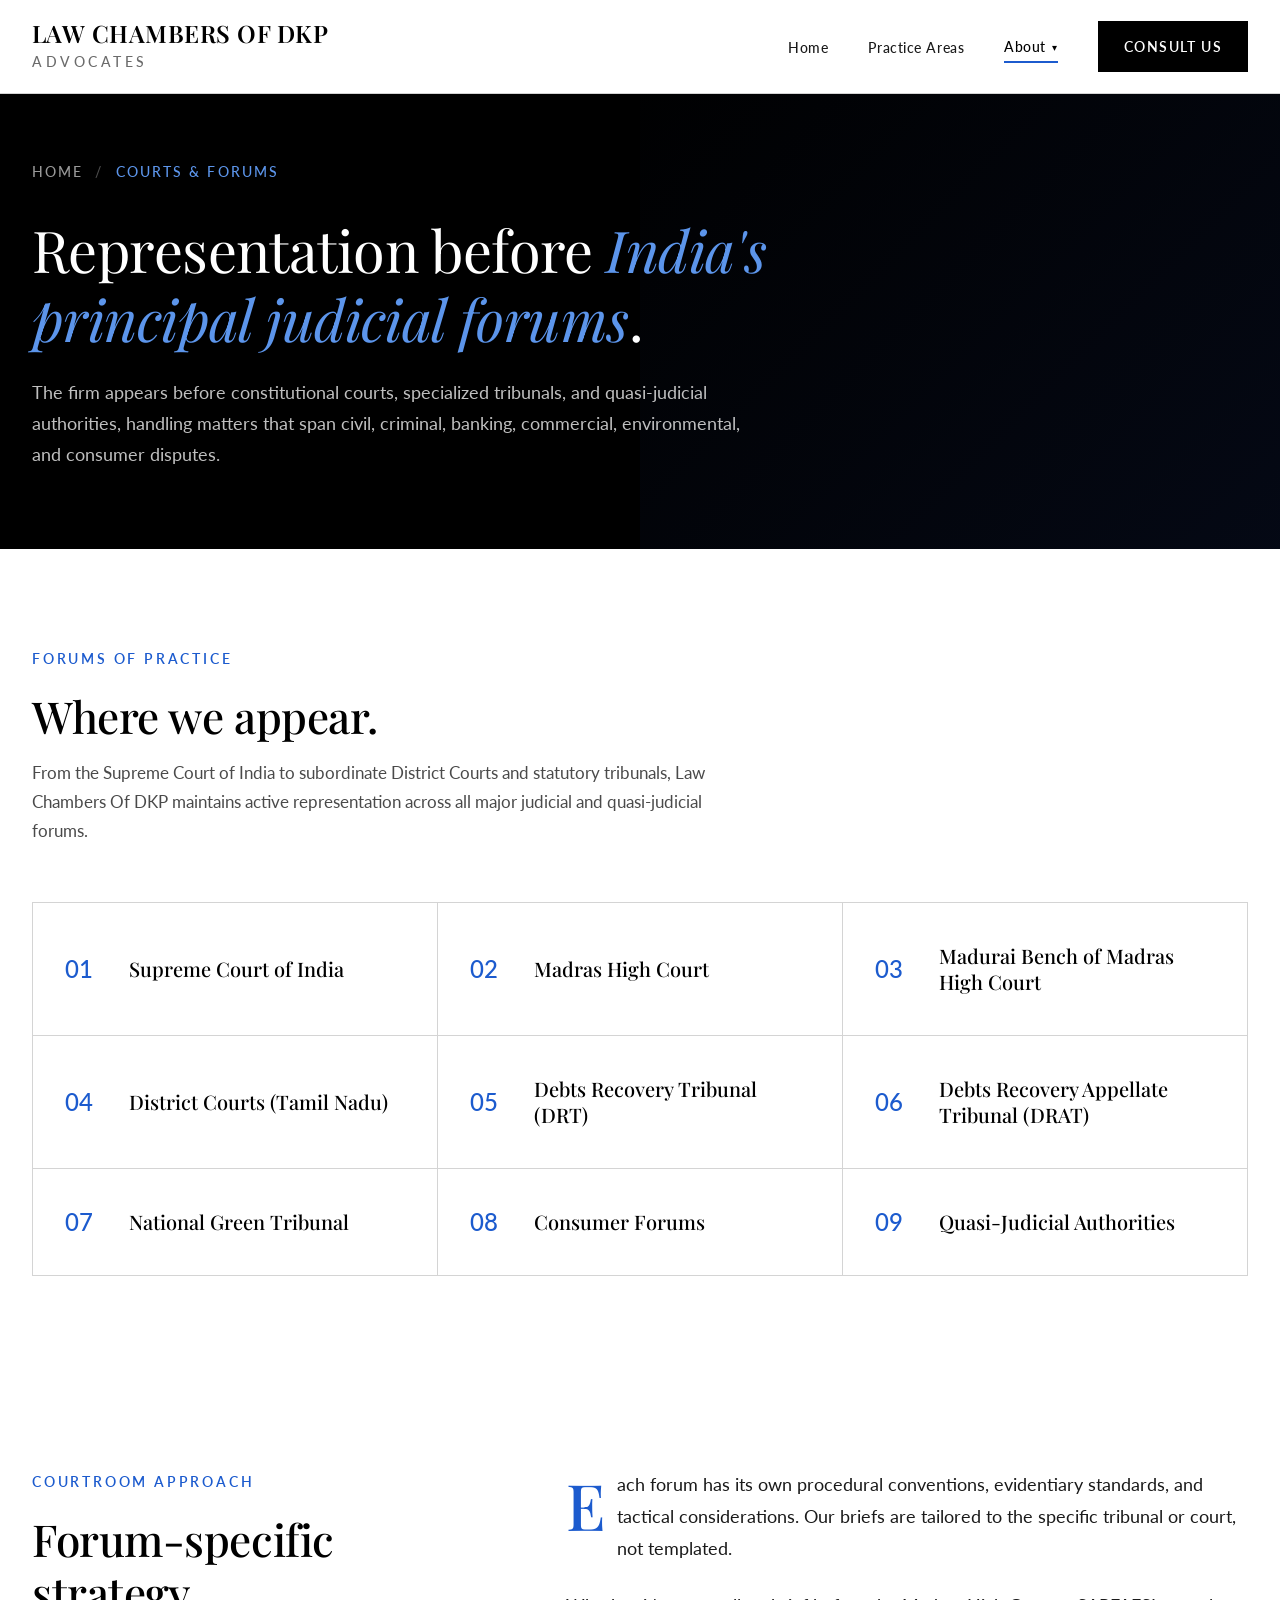
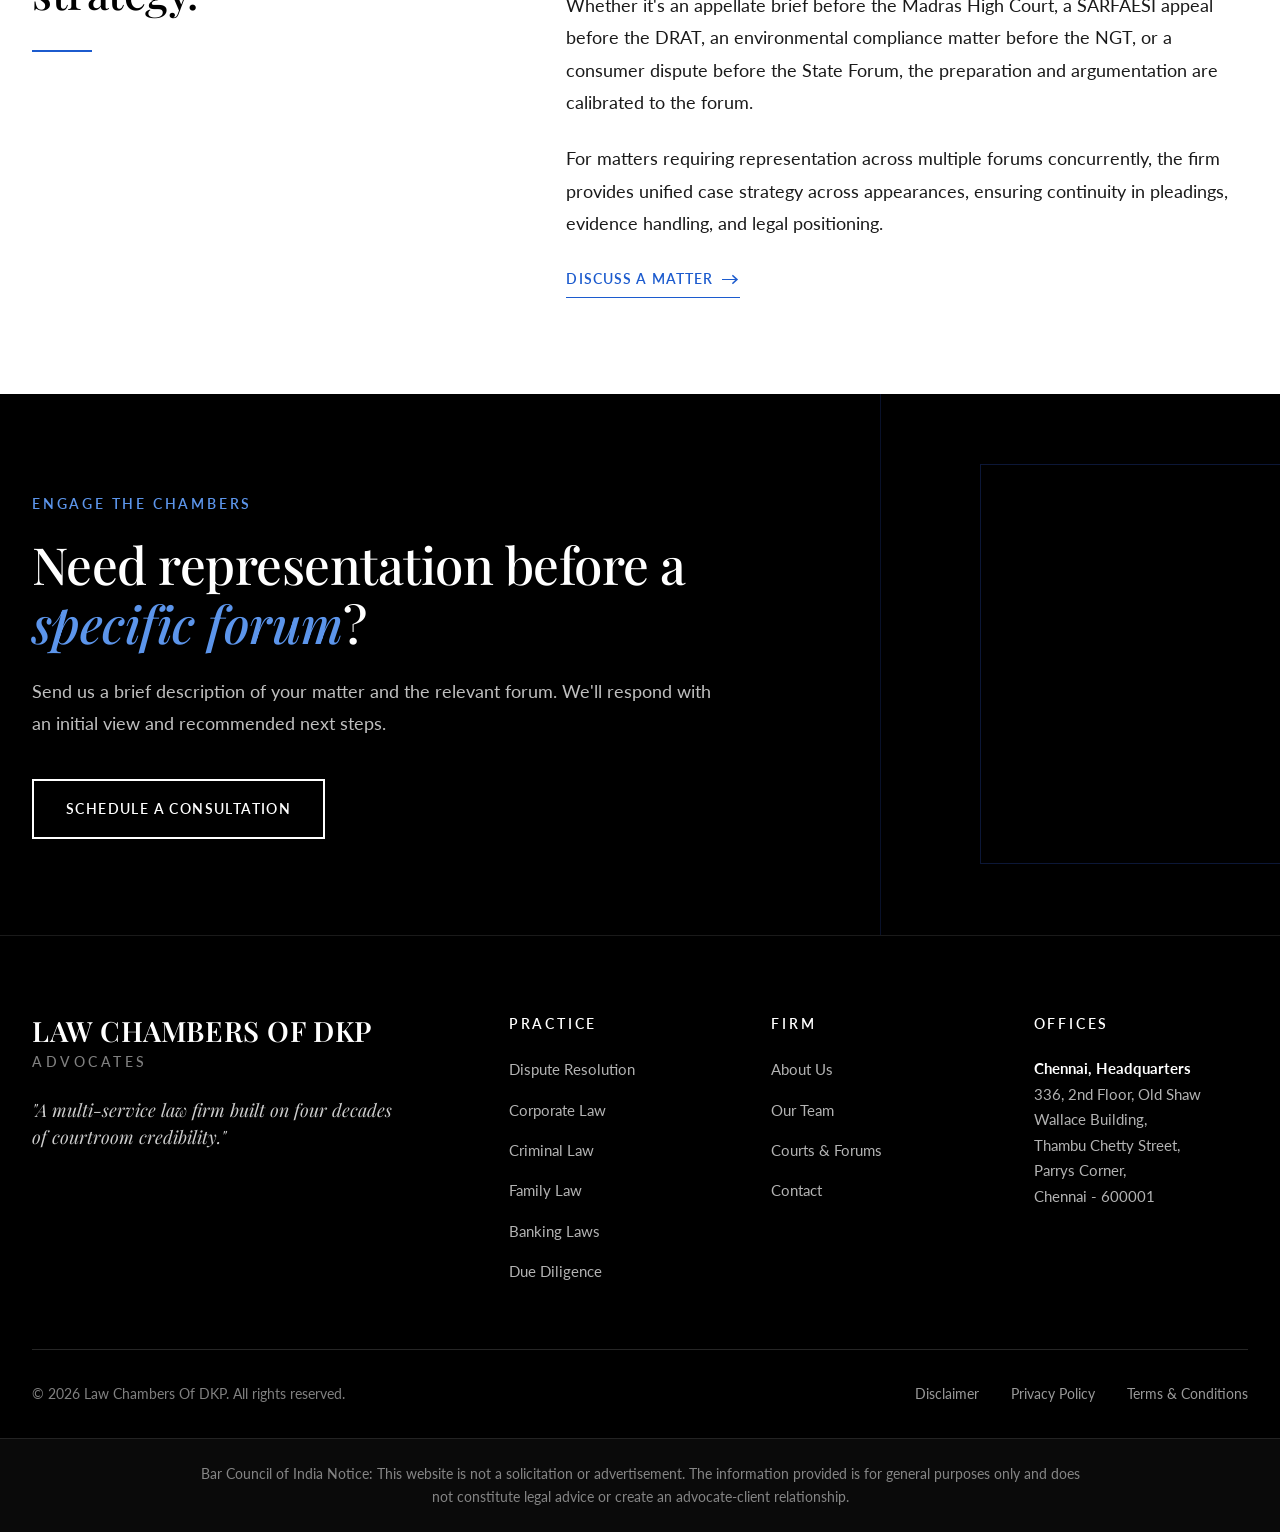
<file: website/courts.html>
<!DOCTYPE html>
<html lang="en">
<head>
  <meta charset="UTF-8" />
  <meta name="viewport" content="width=device-width, initial-scale=1.0" />
  <title>Courts & Forums | Law Chambers Of DKP</title>
  <meta name="description" content="Law Chambers Of DKP represents clients before the Supreme Court of India, Madras High Court, DRT, DRAT, NGT, Consumer Forums, and District Courts." />

  <link rel="preconnect" href="https://fonts.googleapis.com" />
  <link rel="preconnect" href="https://fonts.gstatic.com" crossorigin />
  <link href="https://fonts.googleapis.com/css2?family=Playfair+Display:ital,wght@0,400;0,500;0,600;0,700;0,800;0,900;1,400;1,500;1,600&family=Lato:ital,wght@0,300;0,400;0,700;0,900;1,400&display=swap" rel="stylesheet" />
  <link rel="stylesheet" href="assets/css/styles.css" />
</head>
<body>

  <!-- ===== HEADER ===== -->
  <header class="site-header">
    <nav class="nav-container">
      <a href="index.html" class="logo">
        <span class="logo-mark">Law Chambers Of DKP</span>
        <span class="logo-sub">Advocates</span>
      </a>
      <button class="menu-toggle" aria-label="Toggle menu">
        <span></span><span></span><span></span>
      </button>
      <ul class="nav-menu">
        <li><a href="index.html" class="nav-link">Home</a></li>
        <li><a href="practice-areas.html" class="nav-link">Practice Areas</a></li>
        <li class="nav-dropdown">
          <button type="button" class="nav-link nav-dropdown-toggle" aria-expanded="false" aria-haspopup="true">About <span class="nav-caret" aria-hidden="true">&#9662;</span></button>
          <ul class="nav-dropdown-menu">
            <li><a href="about.html" class="nav-dropdown-link">About the Firm</a></li>
            <li><a href="team.html" class="nav-dropdown-link">Our Team</a></li>
            <li><a href="courts.html" class="nav-dropdown-link">Courts &amp; Forums</a></li>
          </ul>
        </li>
        <!-- Insights temporarily hidden: <li><a href="insights.html" class="nav-link">Insights</a></li> -->
        <li><a href="contact.html" class="btn nav-cta">Consult Us</a></li>
      </ul>
    </nav>
  </header>

  <!-- ===== PAGE HERO ===== -->
  <section class="page-hero">
    <div class="container">
      <div class="breadcrumb">
        <a href="index.html">Home</a>
        <span class="breadcrumb-separator">/</span>
        <span>Courts & Forums</span>
      </div>
      <h1>Representation before <em style="color: var(--color-royal-blue-light); font-style: italic;">India's principal judicial forums</em>.</h1>
      <p class="page-hero-description">
        The firm appears before constitutional courts, specialized tribunals, and quasi-judicial authorities, handling matters that span civil, criminal, banking, commercial, environmental, and consumer disputes.
      </p>
    </div>
  </section>

  <!-- ===== COURTS LIST ===== -->
  <section>
    <div class="container">
      <span class="eyebrow">Forums of Practice</span>
      <h2 class="section-title">Where we appear.</h2>
      <p class="section-subtitle">From the Supreme Court of India to subordinate District Courts and statutory tribunals, Law Chambers Of DKP maintains active representation across all major judicial and quasi-judicial forums.</p>

      <div class="courts-grid reveal">
        <div class="court-item">
          <span class="court-number">01</span>
          <span class="court-name">Supreme Court of India</span>
        </div>
        <div class="court-item">
          <span class="court-number">02</span>
          <span class="court-name">Madras High Court</span>
        </div>
        <div class="court-item">
          <span class="court-number">03</span>
          <span class="court-name">Madurai Bench of Madras High Court</span>
        </div>
        <div class="court-item">
          <span class="court-number">04</span>
          <span class="court-name">District Courts (Tamil Nadu)</span>
        </div>
        <div class="court-item">
          <span class="court-number">05</span>
          <span class="court-name">Debts Recovery Tribunal (DRT)</span>
        </div>
        <div class="court-item">
          <span class="court-number">06</span>
          <span class="court-name">Debts Recovery Appellate Tribunal (DRAT)</span>
        </div>
        <div class="court-item">
          <span class="court-number">07</span>
          <span class="court-name">National Green Tribunal</span>
        </div>
        <div class="court-item">
          <span class="court-number">08</span>
          <span class="court-name">Consumer Forums</span>
        </div>
        <div class="court-item">
          <span class="court-number">09</span>
          <span class="court-name">Quasi-Judicial Authorities</span>
        </div>
      </div>
    </div>
  </section>

  <!-- ===== EDITORIAL SECTION ===== -->
  <section class="intro section-light">
    <div class="container">
      <div class="intro-grid">
        <div class="intro-label">
          <span class="eyebrow">Courtroom Approach</span>
          <h2 class="section-title">Forum-specific strategy.</h2>
          <div class="divider"></div>
        </div>
        <div class="intro-body reveal">
          <p>Each forum has its own procedural conventions, evidentiary standards, and tactical considerations. Our briefs are tailored to the specific tribunal or court, not templated.</p>
          <p>Whether it's an appellate brief before the Madras High Court, a SARFAESI appeal before the DRAT, an environmental compliance matter before the NGT, or a consumer dispute before the State Forum, the preparation and argumentation are calibrated to the forum.</p>
          <p>For matters requiring representation across multiple forums concurrently, the firm provides unified case strategy across appearances, ensuring continuity in pleadings, evidence handling, and legal positioning.</p>
          <a href="contact.html" class="btn-link">Discuss a Matter</a>
        </div>
      </div>
    </div>
  </section>

  <!-- ===== CTA ===== -->
  <section class="cta-banner">
    <div class="container">
      <div class="cta-content">
        <span class="eyebrow" style="color: var(--color-royal-blue-light);">Engage The Chambers</span>
        <h2>Need representation before a <em>specific forum</em>?</h2>
        <p>Send us a brief description of your matter and the relevant forum. We'll respond with an initial view and recommended next steps.</p>
        <a href="contact.html" class="btn btn-outline-light">Schedule a Consultation</a>
      </div>
    </div>
  </section>

  <!-- ===== FOOTER ===== -->
  <footer class="site-footer">
    <div class="container">
      <div class="footer-grid">
        <div class="footer-brand">
          <div class="logo-mark">Law Chambers Of DKP</div>
          <div class="logo-sub">Advocates</div>
          <p class="footer-tagline">"A multi-service law firm built on four decades of courtroom credibility."</p>
        </div>
        <div class="footer-col">
          <h5>Practice</h5>
          <ul class="footer-list">
            <li><a href="practice-areas.html#adr">Dispute Resolution</a></li>
            <li><a href="practice-areas.html#corporate">Corporate Law</a></li>
            <li><a href="practice-areas.html#criminal">Criminal Law</a></li>
            <li><a href="practice-areas.html#family">Family Law</a></li>
            <li><a href="practice-areas.html#banking">Banking Laws</a></li>
            <li><a href="practice-areas.html#due-diligence">Due Diligence</a></li>
          </ul>
        </div>
        <div class="footer-col">
          <h5>Firm</h5>
          <ul class="footer-list">
            <li><a href="about.html">About Us</a></li>
            <li><a href="team.html">Our Team</a></li>
            <li><a href="courts.html">Courts & Forums</a></li>
            <!-- Insights temporarily hidden: <li><a href="insights.html">Insights</a></li> -->
            <li><a href="contact.html">Contact</a></li>
          </ul>
        </div>
        <div class="footer-col">
          <h5>Offices</h5>
          <ul class="footer-list">
            <li style="color: rgba(255,255,255,0.7); line-height: 1.7; font-size: 0.9375rem;">
              <strong style="color: var(--color-white);">Chennai, Headquarters</strong><br />
              336, 2nd Floor, Old Shaw Wallace Building,<br />
              Thambu Chetty Street,<br />
              Parrys Corner,<br />
              Chennai - 600001
            </li>
          </ul>
        </div>
      </div>

      <div class="footer-bottom">
        <p class="footer-copyright">© 2026 Law Chambers Of DKP. All rights reserved.</p>
        <ul class="footer-legal-links">
          <li>Disclaimer</li>
          <li>Privacy Policy</li>
          <li>Terms & Conditions</li>
        </ul>
      </div>
    </div>

    <div class="disclaimer-banner">
      <div class="container">
        <p class="disclaimer-text">
          Bar Council of India Notice: This website is not a solicitation or advertisement. The information provided is for general purposes only and does not constitute legal advice or create an advocate-client relationship.
        </p>
      </div>
    </div>
  </footer>

  <script src="assets/js/main.js"></script>
</body>
</html>
</file>
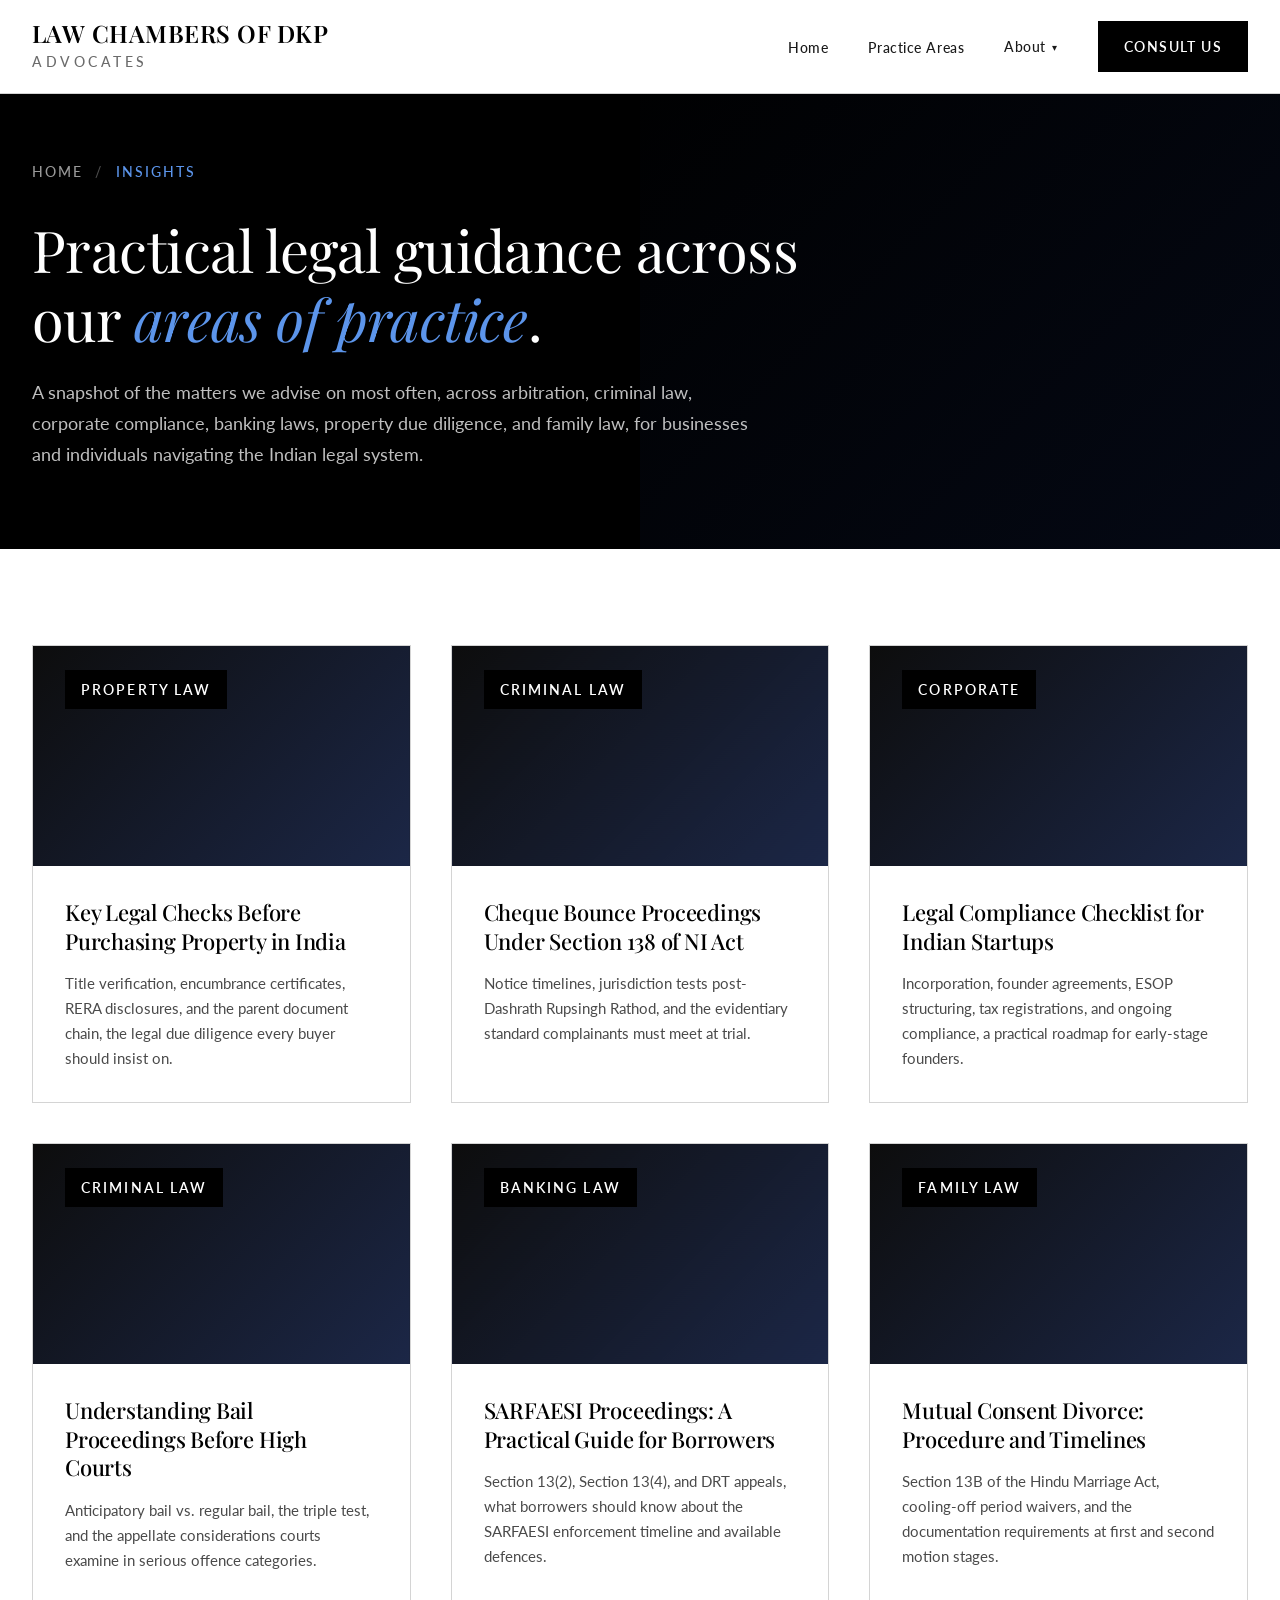
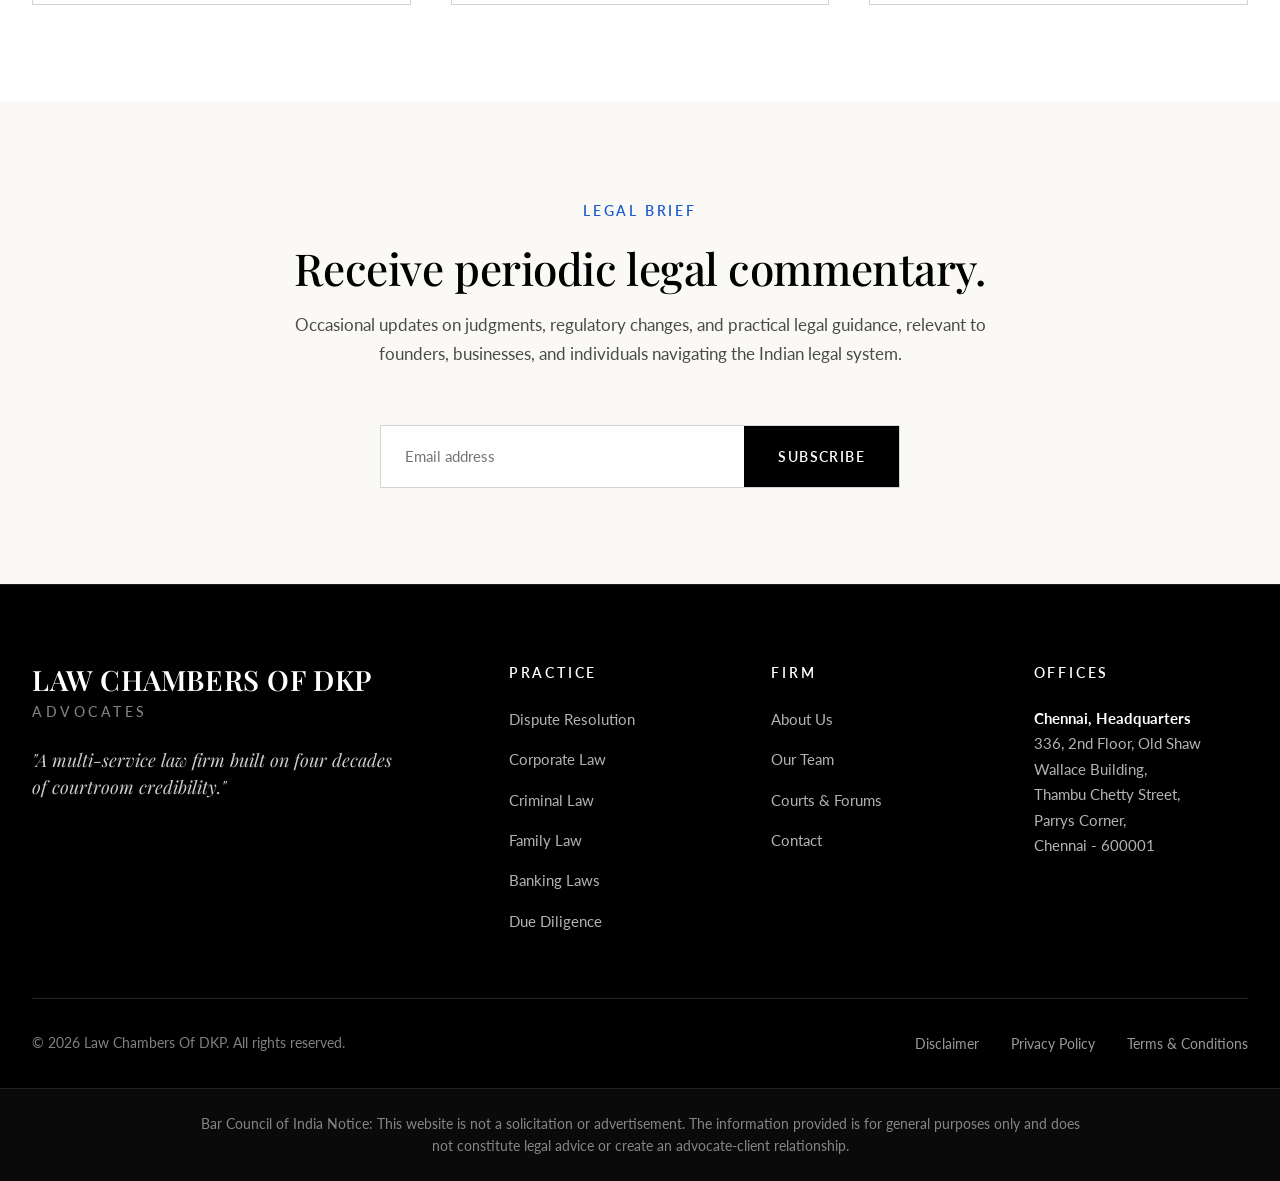
<file: website/insights.html>
<!DOCTYPE html>
<html lang="en">
<head>
  <meta charset="UTF-8" />
  <meta name="viewport" content="width=device-width, initial-scale=1.0" />
  <title>Insights | Law Chambers Of DKP</title>
  <meta name="description" content="Key legal topics Law Chambers Of DKP advises on, across arbitration, criminal law, corporate compliance, banking laws, property due diligence, and family law." />
  <!-- Page temporarily hidden: keep out of search results until re-enabled -->
  <meta name="robots" content="noindex, nofollow" />

  <link rel="preconnect" href="https://fonts.googleapis.com" />
  <link rel="preconnect" href="https://fonts.gstatic.com" crossorigin />
  <link href="https://fonts.googleapis.com/css2?family=Playfair+Display:ital,wght@0,400;0,500;0,600;0,700;0,800;0,900;1,400;1,500;1,600&family=Lato:ital,wght@0,300;0,400;0,700;0,900;1,400&display=swap" rel="stylesheet" />
  <link rel="stylesheet" href="assets/css/styles.css" />
</head>
<body>

  <!-- ===== HEADER ===== -->
  <header class="site-header">
    <nav class="nav-container">
      <a href="index.html" class="logo">
        <span class="logo-mark">Law Chambers Of DKP</span>
        <span class="logo-sub">Advocates</span>
      </a>
      <button class="menu-toggle" aria-label="Toggle menu">
        <span></span><span></span><span></span>
      </button>
      <ul class="nav-menu">
        <li><a href="index.html" class="nav-link">Home</a></li>
        <li><a href="practice-areas.html" class="nav-link">Practice Areas</a></li>
        <li class="nav-dropdown">
          <button type="button" class="nav-link nav-dropdown-toggle" aria-expanded="false" aria-haspopup="true">About <span class="nav-caret" aria-hidden="true">&#9662;</span></button>
          <ul class="nav-dropdown-menu">
            <li><a href="about.html" class="nav-dropdown-link">About the Firm</a></li>
            <li><a href="team.html" class="nav-dropdown-link">Our Team</a></li>
            <li><a href="courts.html" class="nav-dropdown-link">Courts &amp; Forums</a></li>
          </ul>
        </li>
        <!-- Insights temporarily hidden: <li><a href="insights.html" class="nav-link">Insights</a></li> -->
        <li><a href="contact.html" class="btn nav-cta">Consult Us</a></li>
      </ul>
    </nav>
  </header>

  <!-- ===== PAGE HERO ===== -->
  <section class="page-hero">
    <div class="container">
      <div class="breadcrumb">
        <a href="index.html">Home</a>
        <span class="breadcrumb-separator">/</span>
        <span>Insights</span>
      </div>
      <h1>Practical legal guidance across our <em style="color: var(--color-royal-blue-light); font-style: italic;">areas of practice</em>.</h1>
      <p class="page-hero-description">
        A snapshot of the matters we advise on most often, across arbitration, criminal law, corporate compliance, banking laws, property due diligence, and family law, for businesses and individuals navigating the Indian legal system.
      </p>
    </div>
  </section>

  <!-- ===== TOPICS ===== -->
  <section>
    <div class="container">

      <!-- Topic Cards (static, non-clickable) -->
      <div class="insights-grid reveal">
        <div class="article-card is-static">
          <div class="article-image" style="background-image: linear-gradient(135deg, rgba(0,0,0,0.5), rgba(30,58,138,0.4)), url('https://images.unsplash.com/photo-1560520653-9e0e4c89eb11?q=80&w=2070&auto=format&fit=crop');">
            <span class="article-category">Property Law</span>
          </div>
          <div class="article-content">
            <h3>Key Legal Checks Before Purchasing Property in India</h3>
            <p class="article-excerpt">Title verification, encumbrance certificates, RERA disclosures, and the parent document chain, the legal due diligence every buyer should insist on.</p>
          </div>
        </div>

        <div class="article-card is-static">
          <div class="article-image" style="background-image: linear-gradient(135deg, rgba(0,0,0,0.5), rgba(30,58,138,0.4)), url('https://images.unsplash.com/photo-1554224155-6726b3ff858f?q=80&w=2070&auto=format&fit=crop');">
            <span class="article-category">Criminal Law</span>
          </div>
          <div class="article-content">
            <h3>Cheque Bounce Proceedings Under Section 138 of NI Act</h3>
            <p class="article-excerpt">Notice timelines, jurisdiction tests post-Dashrath Rupsingh Rathod, and the evidentiary standard complainants must meet at trial.</p>
          </div>
        </div>

        <div class="article-card is-static">
          <div class="article-image" style="background-image: linear-gradient(135deg, rgba(0,0,0,0.5), rgba(30,58,138,0.4)), url('https://images.unsplash.com/photo-1556761175-5973dc0f32e7?q=80&w=2070&auto=format&fit=crop');">
            <span class="article-category">Corporate</span>
          </div>
          <div class="article-content">
            <h3>Legal Compliance Checklist for Indian Startups</h3>
            <p class="article-excerpt">Incorporation, founder agreements, ESOP structuring, tax registrations, and ongoing compliance, a practical roadmap for early-stage founders.</p>
          </div>
        </div>

        <div class="article-card is-static">
          <div class="article-image" style="background-image: linear-gradient(135deg, rgba(0,0,0,0.5), rgba(30,58,138,0.4)), url('https://images.unsplash.com/photo-1505664194779-8beaceb93744?q=80&w=2070&auto=format&fit=crop');">
            <span class="article-category">Criminal Law</span>
          </div>
          <div class="article-content">
            <h3>Understanding Bail Proceedings Before High Courts</h3>
            <p class="article-excerpt">Anticipatory bail vs. regular bail, the triple test, and the appellate considerations courts examine in serious offence categories.</p>
          </div>
        </div>

        <div class="article-card is-static">
          <div class="article-image" style="background-image: linear-gradient(135deg, rgba(0,0,0,0.5), rgba(30,58,138,0.4)), url('https://images.unsplash.com/photo-1450101499163-c8848c66ca85?q=80&w=2070&auto=format&fit=crop');">
            <span class="article-category">Banking Law</span>
          </div>
          <div class="article-content">
            <h3>SARFAESI Proceedings: A Practical Guide for Borrowers</h3>
            <p class="article-excerpt">Section 13(2), Section 13(4), and DRT appeals, what borrowers should know about the SARFAESI enforcement timeline and available defences.</p>
          </div>
        </div>

        <div class="article-card is-static">
          <div class="article-image" style="background-image: linear-gradient(135deg, rgba(0,0,0,0.5), rgba(30,58,138,0.4)), url('https://images.unsplash.com/photo-1521791136064-7986c2920216?q=80&w=2070&auto=format&fit=crop');">
            <span class="article-category">Family Law</span>
          </div>
          <div class="article-content">
            <h3>Mutual Consent Divorce: Procedure and Timelines</h3>
            <p class="article-excerpt">Section 13B of the Hindu Marriage Act, cooling-off period waivers, and the documentation requirements at first and second motion stages.</p>
          </div>
        </div>
      </div>
    </div>
  </section>

  <!-- ===== NEWSLETTER ===== -->
  <section class="section-light">
    <div class="container container-narrow text-center">
      <span class="eyebrow">Legal Brief</span>
      <h2 class="section-title">Receive periodic legal commentary.</h2>
      <p class="section-subtitle" style="margin-left: auto; margin-right: auto;">
        Occasional updates on judgments, regulatory changes, and practical legal guidance, relevant to founders, businesses, and individuals navigating the Indian legal system.
      </p>
      <form style="display: flex; gap: 0; max-width: 520px; margin: 0 auto; border: 1px solid var(--color-line); background-color: var(--color-white);" onsubmit="event.preventDefault(); this.querySelector('button').textContent='Subscribed';">
        <input type="email" placeholder="Email address" style="flex: 1; padding: 1.25rem 1.5rem; border: none; outline: none; font-family: var(--font-sans); font-size: 0.9375rem;" />
        <button type="submit" class="btn" style="padding: 1.25rem 2rem;">Subscribe</button>
      </form>
    </div>
  </section>

  <!-- ===== FOOTER ===== -->
  <footer class="site-footer">
    <div class="container">
      <div class="footer-grid">
        <div class="footer-brand">
          <div class="logo-mark">Law Chambers Of DKP</div>
          <div class="logo-sub">Advocates</div>
          <p class="footer-tagline">"A multi-service law firm built on four decades of courtroom credibility."</p>
        </div>
        <div class="footer-col">
          <h5>Practice</h5>
          <ul class="footer-list">
            <li><a href="practice-areas.html#adr">Dispute Resolution</a></li>
            <li><a href="practice-areas.html#corporate">Corporate Law</a></li>
            <li><a href="practice-areas.html#criminal">Criminal Law</a></li>
            <li><a href="practice-areas.html#family">Family Law</a></li>
            <li><a href="practice-areas.html#banking">Banking Laws</a></li>
            <li><a href="practice-areas.html#due-diligence">Due Diligence</a></li>
          </ul>
        </div>
        <div class="footer-col">
          <h5>Firm</h5>
          <ul class="footer-list">
            <li><a href="about.html">About Us</a></li>
            <li><a href="team.html">Our Team</a></li>
            <li><a href="courts.html">Courts & Forums</a></li>
            <!-- Insights temporarily hidden: <li><a href="insights.html">Insights</a></li> -->
            <li><a href="contact.html">Contact</a></li>
          </ul>
        </div>
        <div class="footer-col">
          <h5>Offices</h5>
          <ul class="footer-list">
            <li style="color: rgba(255,255,255,0.7); line-height: 1.7; font-size: 0.9375rem;">
              <strong style="color: var(--color-white);">Chennai, Headquarters</strong><br />
              336, 2nd Floor, Old Shaw Wallace Building,<br />
              Thambu Chetty Street,<br />
              Parrys Corner,<br />
              Chennai - 600001
            </li>
          </ul>
        </div>
      </div>

      <div class="footer-bottom">
        <p class="footer-copyright">© 2026 Law Chambers Of DKP. All rights reserved.</p>
        <ul class="footer-legal-links">
          <li>Disclaimer</li>
          <li>Privacy Policy</li>
          <li>Terms & Conditions</li>
        </ul>
      </div>
    </div>

    <div class="disclaimer-banner">
      <div class="container">
        <p class="disclaimer-text">
          Bar Council of India Notice: This website is not a solicitation or advertisement. The information provided is for general purposes only and does not constitute legal advice or create an advocate-client relationship.
        </p>
      </div>
    </div>
  </footer>

  <script src="assets/js/main.js"></script>
</body>
</html>
</file>
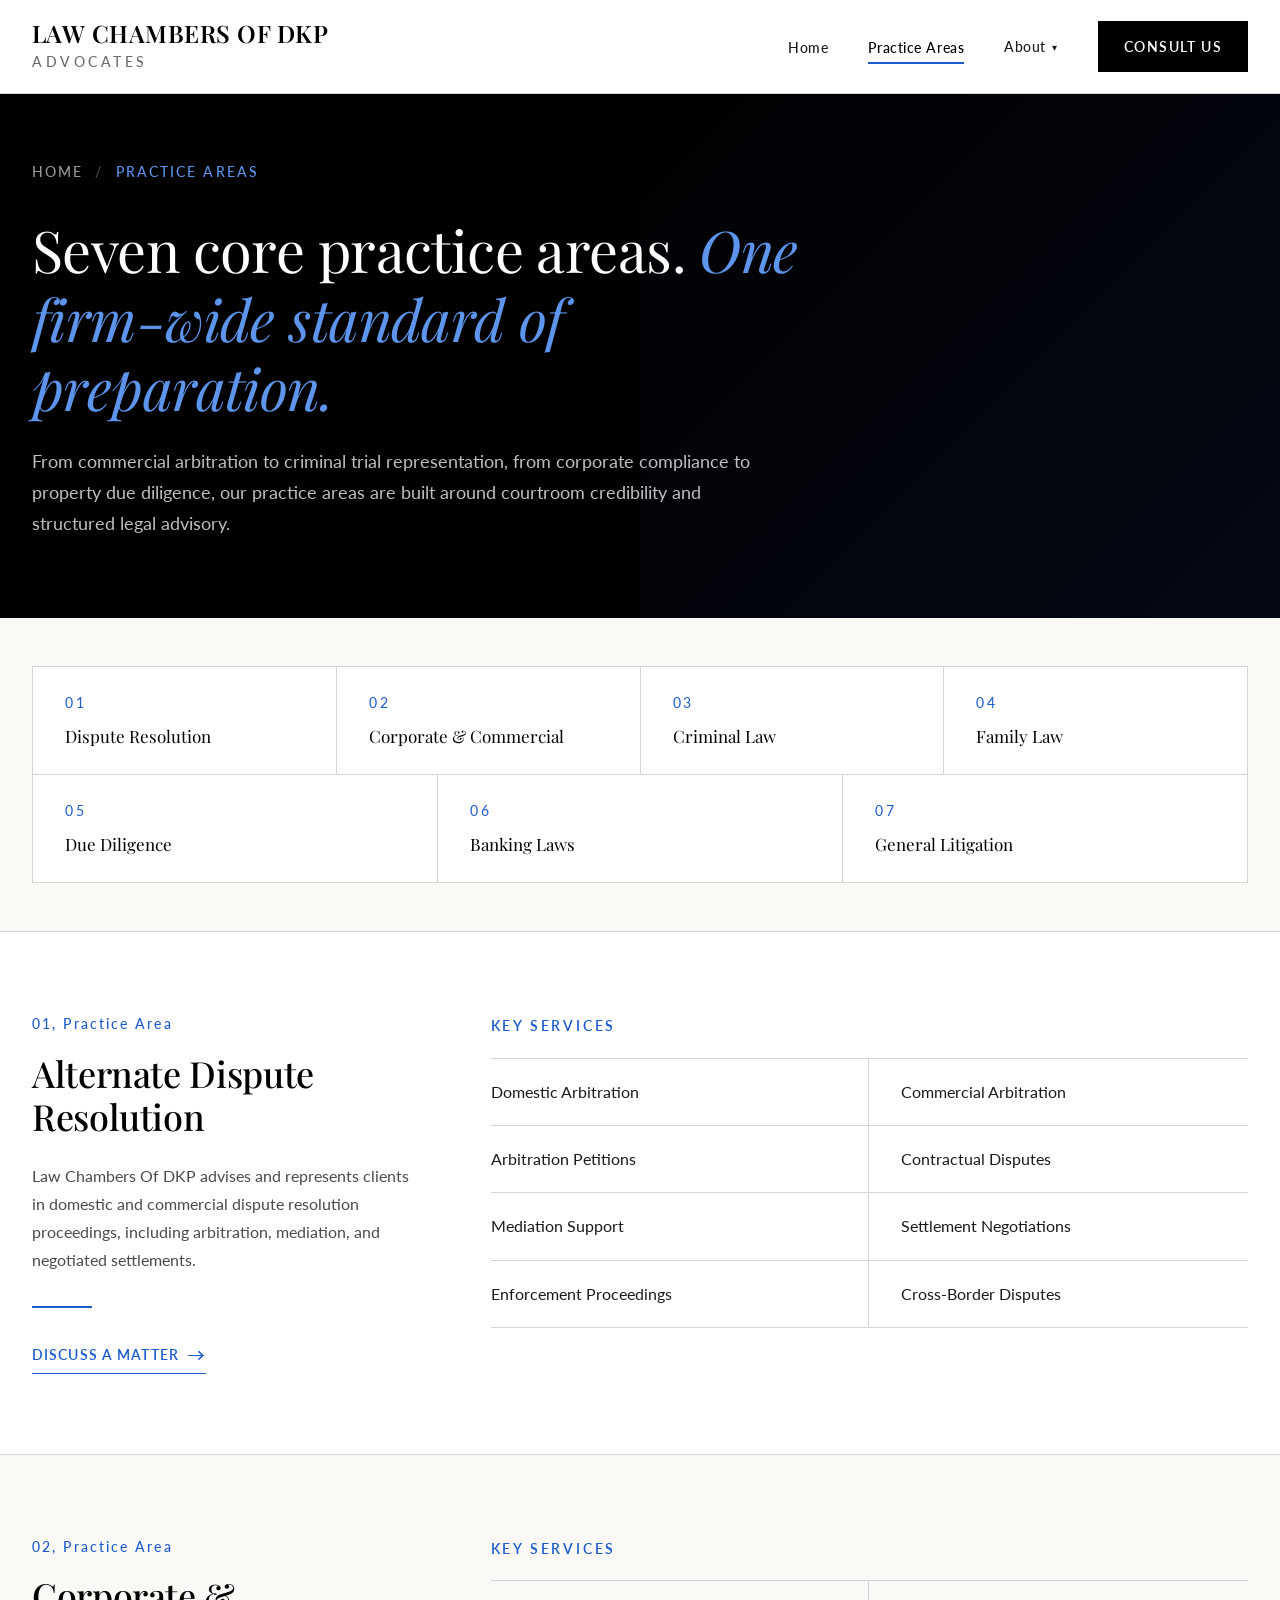
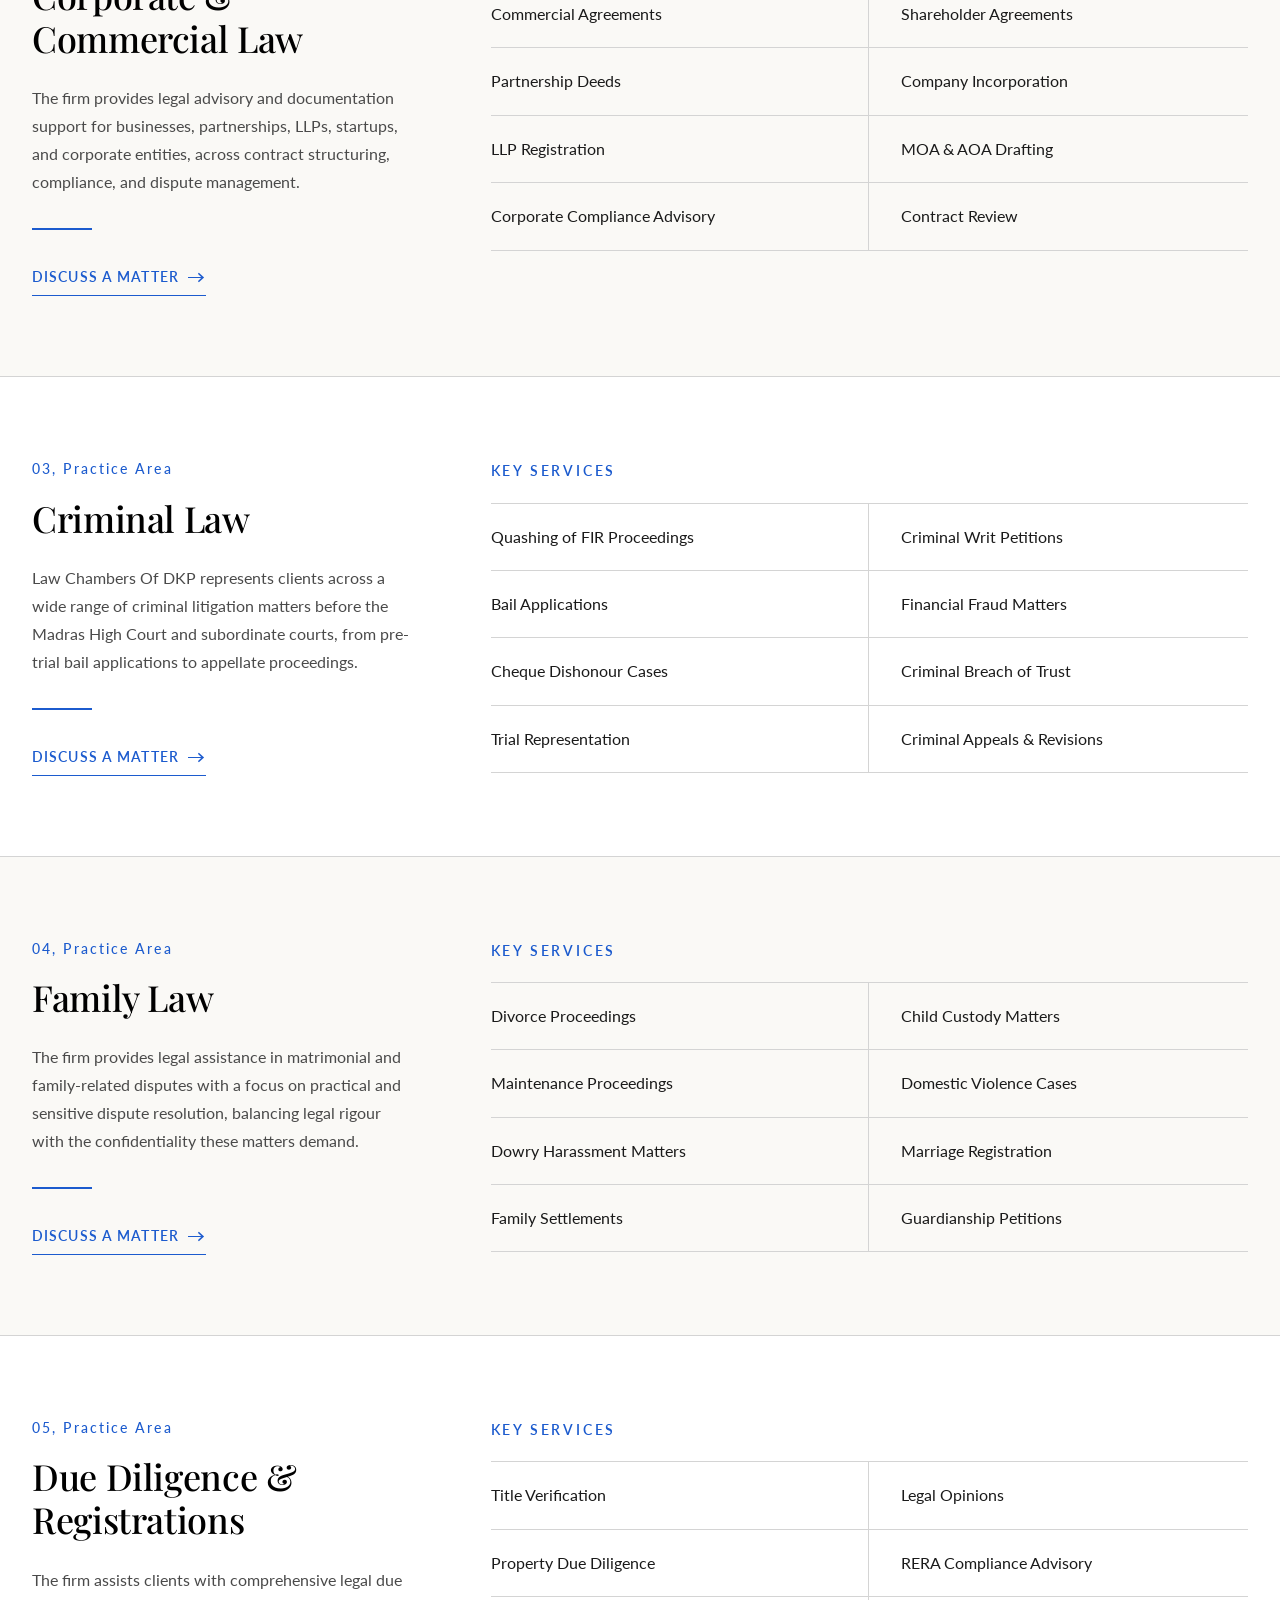
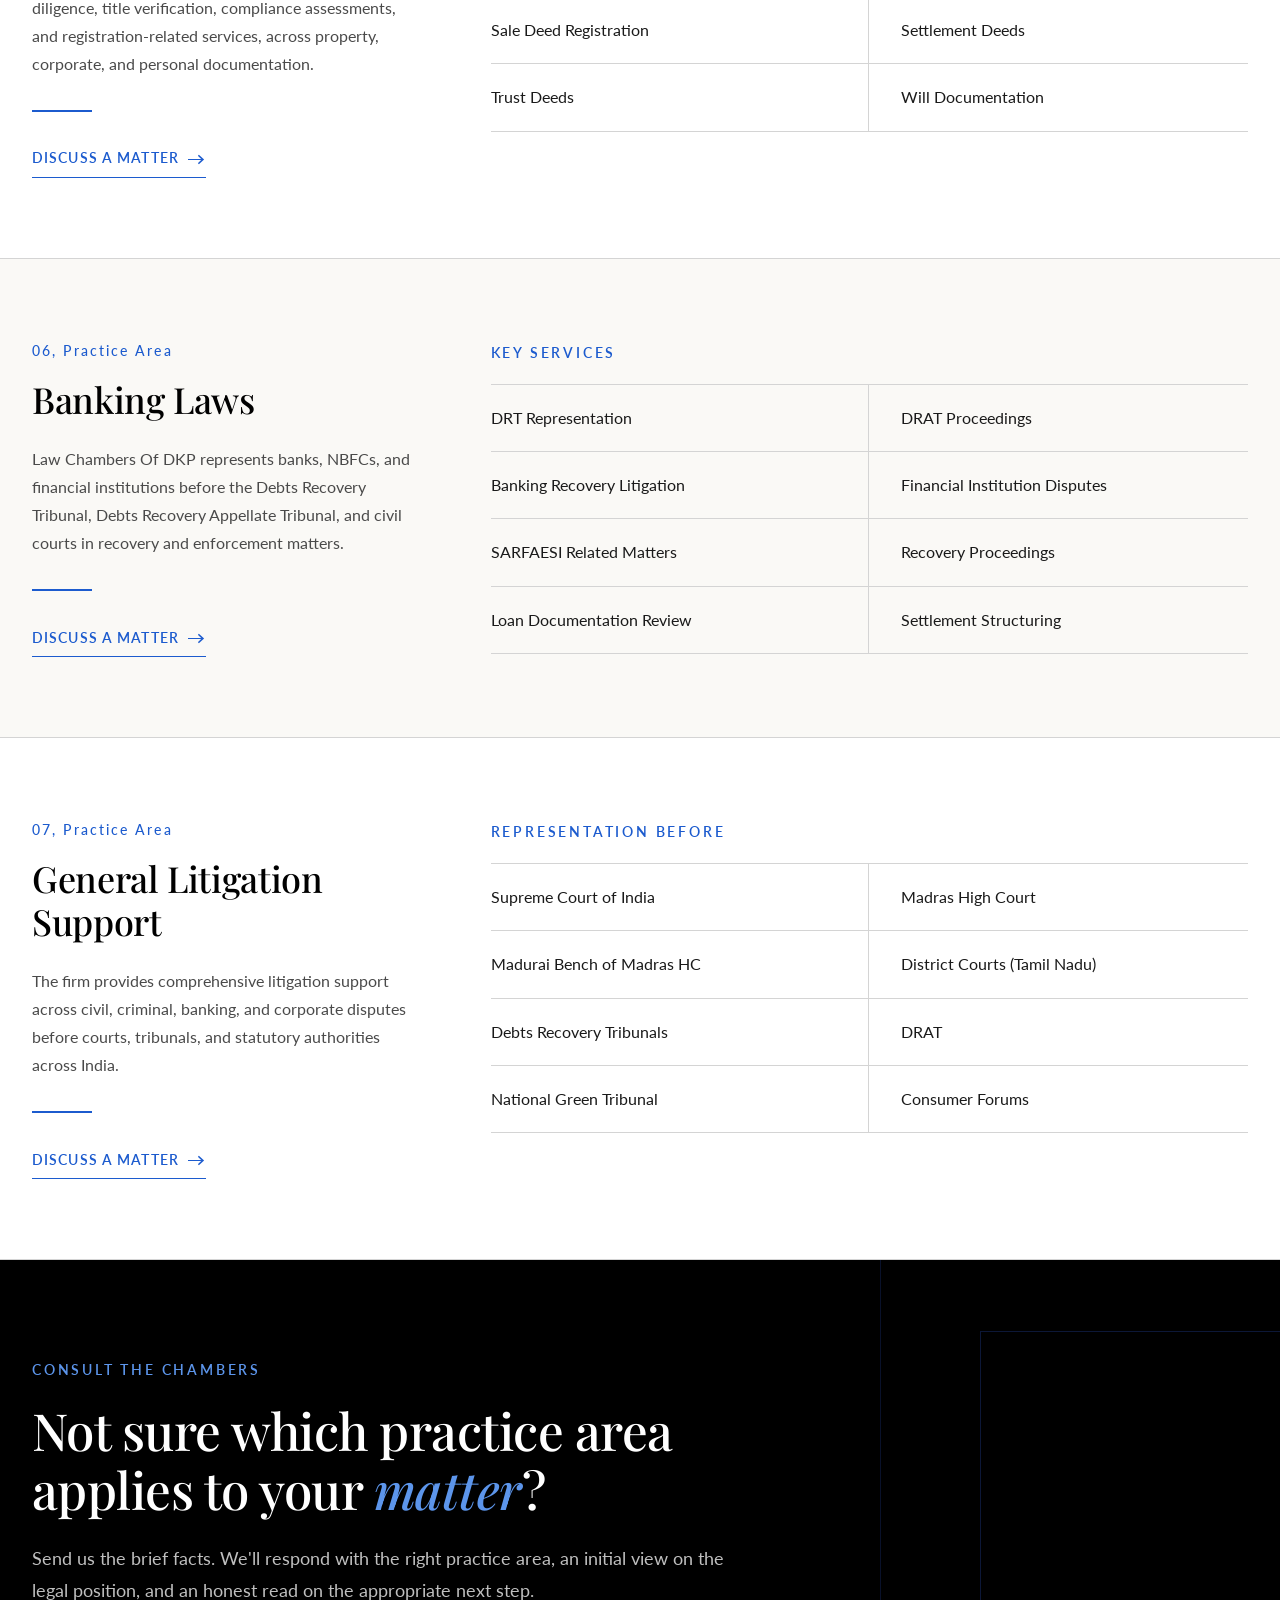
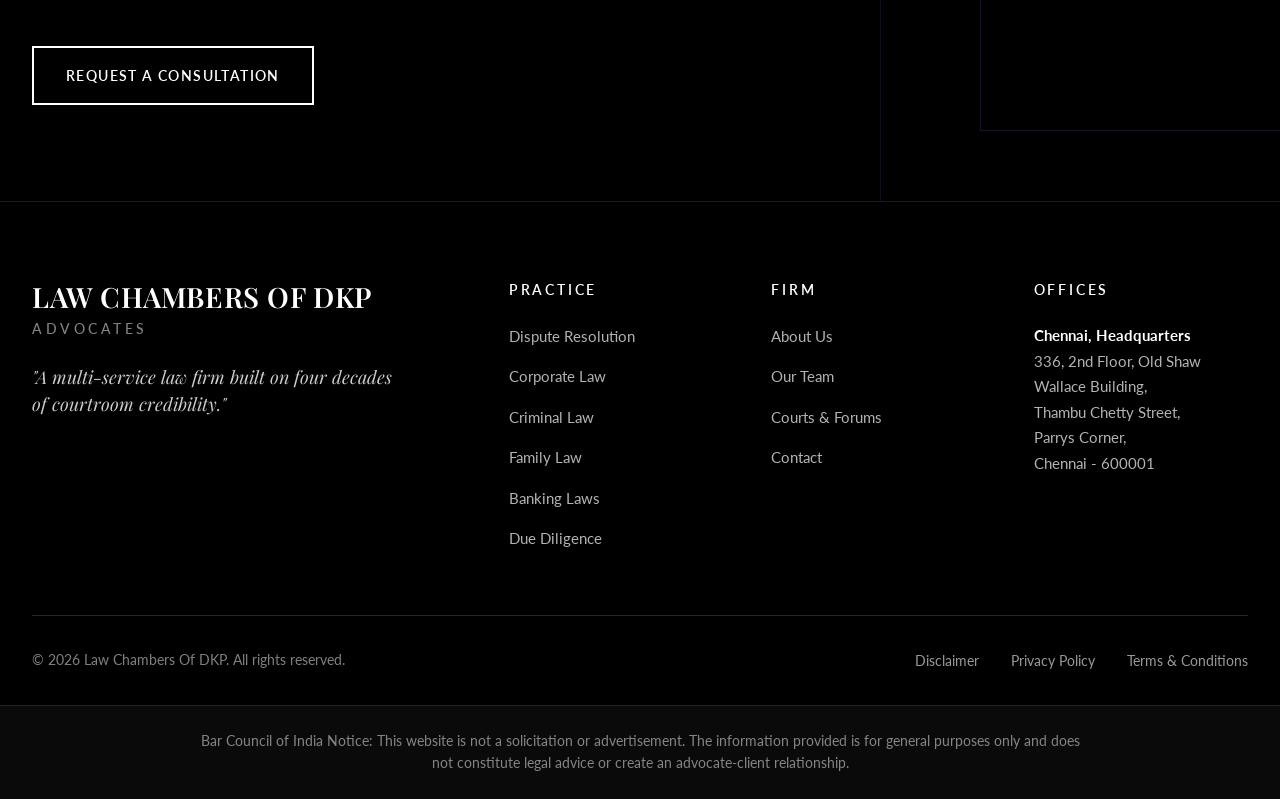
<file: website/practice-areas.html>
<!DOCTYPE html>
<html lang="en">
<head>
  <meta charset="UTF-8" />
  <meta name="viewport" content="width=device-width, initial-scale=1.0" />
  <title>Practice Areas | Law Chambers Of DKP</title>
  <meta name="description" content="Practice areas at Law Chambers Of DKP, arbitration, corporate law, criminal litigation, family law, banking laws, due diligence, and general litigation support." />

  <link rel="preconnect" href="https://fonts.googleapis.com" />
  <link rel="preconnect" href="https://fonts.gstatic.com" crossorigin />
  <link href="https://fonts.googleapis.com/css2?family=Playfair+Display:ital,wght@0,400;0,500;0,600;0,700;0,800;0,900;1,400;1,500;1,600&family=Lato:ital,wght@0,300;0,400;0,700;0,900;1,400&display=swap" rel="stylesheet" />
  <link rel="stylesheet" href="assets/css/styles.css" />
</head>
<body>

  <!-- ===== HEADER ===== -->
  <header class="site-header">
    <nav class="nav-container">
      <a href="index.html" class="logo">
        <span class="logo-mark">Law Chambers Of DKP</span>
        <span class="logo-sub">Advocates</span>
      </a>
      <button class="menu-toggle" aria-label="Toggle menu">
        <span></span><span></span><span></span>
      </button>
      <ul class="nav-menu">
        <li><a href="index.html" class="nav-link">Home</a></li>
        <li><a href="practice-areas.html" class="nav-link">Practice Areas</a></li>
        <li class="nav-dropdown">
          <button type="button" class="nav-link nav-dropdown-toggle" aria-expanded="false" aria-haspopup="true">About <span class="nav-caret" aria-hidden="true">&#9662;</span></button>
          <ul class="nav-dropdown-menu">
            <li><a href="about.html" class="nav-dropdown-link">About the Firm</a></li>
            <li><a href="team.html" class="nav-dropdown-link">Our Team</a></li>
            <li><a href="courts.html" class="nav-dropdown-link">Courts &amp; Forums</a></li>
          </ul>
        </li>
        <!-- Insights temporarily hidden: <li><a href="insights.html" class="nav-link">Insights</a></li> -->
        <li><a href="contact.html" class="btn nav-cta">Consult Us</a></li>
      </ul>
    </nav>
  </header>

  <!-- ===== PAGE HERO ===== -->
  <section class="page-hero">
    <div class="container">
      <div class="breadcrumb">
        <a href="index.html">Home</a>
        <span class="breadcrumb-separator">/</span>
        <span>Practice Areas</span>
      </div>
      <h1>Seven core practice areas. <em style="color: var(--color-royal-blue-light); font-style: italic;">One firm-wide standard of preparation.</em></h1>
      <p class="page-hero-description">
        From commercial arbitration to criminal trial representation, from corporate compliance to property due diligence, our practice areas are built around courtroom credibility and structured legal advisory.
      </p>
    </div>
  </section>

  <!-- ===== PRACTICE AREA OVERVIEW NAVIGATION ===== -->
  <section style="padding: 3rem 0; border-bottom: 1px solid var(--color-line); background-color: var(--color-bg-cream);">
    <div class="container">
      <ul class="pa-overview-grid" style="display: flex; flex-wrap: wrap; gap: 0; list-style: none; padding: 0; margin: 0; border-top: 1px solid var(--color-line); border-left: 1px solid var(--color-line);">
        <li style="flex: 1 1 calc(100%/4); min-width: 200px;">
          <a href="#adr" style="display: block; padding: 1.5rem 2rem; border-right: 1px solid var(--color-line); border-bottom: 1px solid var(--color-line); text-decoration: none; color: var(--color-black); font-family: var(--font-serif); font-size: 1.0625rem; transition: all 0.3s; background-color: var(--color-white);">
            <span style="display: block; font-family: var(--font-sans); font-size: 0.875rem; letter-spacing: 0.2em; text-transform: uppercase; color: var(--color-royal-blue); margin-bottom: 0.5rem;">01</span>
            Dispute Resolution
          </a>
        </li>
        <li style="flex: 1 1 calc(100%/4); min-width: 200px;">
          <a href="#corporate" style="display: block; padding: 1.5rem 2rem; border-right: 1px solid var(--color-line); border-bottom: 1px solid var(--color-line); text-decoration: none; color: var(--color-black); font-family: var(--font-serif); font-size: 1.0625rem; transition: all 0.3s; background-color: var(--color-white);">
            <span style="display: block; font-family: var(--font-sans); font-size: 0.875rem; letter-spacing: 0.2em; text-transform: uppercase; color: var(--color-royal-blue); margin-bottom: 0.5rem;">02</span>
            Corporate & Commercial
          </a>
        </li>
        <li style="flex: 1 1 calc(100%/4); min-width: 200px;">
          <a href="#criminal" style="display: block; padding: 1.5rem 2rem; border-right: 1px solid var(--color-line); border-bottom: 1px solid var(--color-line); text-decoration: none; color: var(--color-black); font-family: var(--font-serif); font-size: 1.0625rem; transition: all 0.3s; background-color: var(--color-white);">
            <span style="display: block; font-family: var(--font-sans); font-size: 0.875rem; letter-spacing: 0.2em; text-transform: uppercase; color: var(--color-royal-blue); margin-bottom: 0.5rem;">03</span>
            Criminal Law
          </a>
        </li>
        <li style="flex: 1 1 calc(100%/4); min-width: 200px;">
          <a href="#family" style="display: block; padding: 1.5rem 2rem; border-right: 1px solid var(--color-line); border-bottom: 1px solid var(--color-line); text-decoration: none; color: var(--color-black); font-family: var(--font-serif); font-size: 1.0625rem; transition: all 0.3s; background-color: var(--color-white);">
            <span style="display: block; font-family: var(--font-sans); font-size: 0.875rem; letter-spacing: 0.2em; text-transform: uppercase; color: var(--color-royal-blue); margin-bottom: 0.5rem;">04</span>
            Family Law
          </a>
        </li>
        <li style="flex: 1 1 calc(100%/4); min-width: 200px;">
          <a href="#due-diligence" style="display: block; padding: 1.5rem 2rem; border-right: 1px solid var(--color-line); border-bottom: 1px solid var(--color-line); text-decoration: none; color: var(--color-black); font-family: var(--font-serif); font-size: 1.0625rem; transition: all 0.3s; background-color: var(--color-white);">
            <span style="display: block; font-family: var(--font-sans); font-size: 0.875rem; letter-spacing: 0.2em; text-transform: uppercase; color: var(--color-royal-blue); margin-bottom: 0.5rem;">05</span>
            Due Diligence
          </a>
        </li>
        <li style="flex: 1 1 calc(100%/4); min-width: 200px;">
          <a href="#banking" style="display: block; padding: 1.5rem 2rem; border-right: 1px solid var(--color-line); border-bottom: 1px solid var(--color-line); text-decoration: none; color: var(--color-black); font-family: var(--font-serif); font-size: 1.0625rem; transition: all 0.3s; background-color: var(--color-white);">
            <span style="display: block; font-family: var(--font-sans); font-size: 0.875rem; letter-spacing: 0.2em; text-transform: uppercase; color: var(--color-royal-blue); margin-bottom: 0.5rem;">06</span>
            Banking Laws
          </a>
        </li>
        <li style="flex: 1 1 calc(100%/4); min-width: 200px;">
          <a href="#litigation" style="display: block; padding: 1.5rem 2rem; border-right: 1px solid var(--color-line); border-bottom: 1px solid var(--color-line); text-decoration: none; color: var(--color-black); font-family: var(--font-serif); font-size: 1.0625rem; transition: all 0.3s; background-color: var(--color-white);">
            <span style="display: block; font-family: var(--font-sans); font-size: 0.875rem; letter-spacing: 0.2em; text-transform: uppercase; color: var(--color-royal-blue); margin-bottom: 0.5rem;">07</span>
            General Litigation
          </a>
        </li>
      </ul>
    </div>
  </section>

  <!-- ===== PRACTICE DETAILS ===== -->

  <section class="practice-detail" id="adr">
    <div class="container">
      <div class="practice-detail-grid">
        <div class="practice-detail-header">
          <div class="practice-detail-number">01, Practice Area</div>
          <h2>Alternate Dispute Resolution</h2>
          <p>Law Chambers Of DKP advises and represents clients in domestic and commercial dispute resolution proceedings, including arbitration, mediation, and negotiated settlements.</p>
          <div class="divider"></div>
          <a href="contact.html" class="btn-link">Discuss a Matter</a>
        </div>
        <div>
          <span class="eyebrow">Key Services</span>
          <ul class="services-list">
            <li>Domestic Arbitration</li>
            <li>Commercial Arbitration</li>
            <li>Arbitration Petitions</li>
            <li>Contractual Disputes</li>
            <li>Mediation Support</li>
            <li>Settlement Negotiations</li>
            <li>Enforcement Proceedings</li>
            <li>Cross-Border Disputes</li>
          </ul>
        </div>
      </div>
    </div>
  </section>

  <section class="practice-detail section-light" id="corporate">
    <div class="container">
      <div class="practice-detail-grid">
        <div class="practice-detail-header">
          <div class="practice-detail-number">02, Practice Area</div>
          <h2>Corporate & Commercial Law</h2>
          <p>The firm provides legal advisory and documentation support for businesses, partnerships, LLPs, startups, and corporate entities, across contract structuring, compliance, and dispute management.</p>
          <div class="divider"></div>
          <a href="contact.html" class="btn-link">Discuss a Matter</a>
        </div>
        <div>
          <span class="eyebrow">Key Services</span>
          <ul class="services-list">
            <li>Commercial Agreements</li>
            <li>Shareholder Agreements</li>
            <li>Partnership Deeds</li>
            <li>Company Incorporation</li>
            <li>LLP Registration</li>
            <li>MOA & AOA Drafting</li>
            <li>Corporate Compliance Advisory</li>
            <li>Contract Review</li>
          </ul>
        </div>
      </div>
    </div>
  </section>

  <section class="practice-detail" id="criminal">
    <div class="container">
      <div class="practice-detail-grid">
        <div class="practice-detail-header">
          <div class="practice-detail-number">03, Practice Area</div>
          <h2>Criminal Law</h2>
          <p>Law Chambers Of DKP represents clients across a wide range of criminal litigation matters before the Madras High Court and subordinate courts, from pre-trial bail applications to appellate proceedings.</p>
          <div class="divider"></div>
          <a href="contact.html" class="btn-link">Discuss a Matter</a>
        </div>
        <div>
          <span class="eyebrow">Key Services</span>
          <ul class="services-list">
            <li>Quashing of FIR Proceedings</li>
            <li>Criminal Writ Petitions</li>
            <li>Bail Applications</li>
            <li>Financial Fraud Matters</li>
            <li>Cheque Dishonour Cases</li>
            <li>Criminal Breach of Trust</li>
            <li>Trial Representation</li>
            <li>Criminal Appeals & Revisions</li>
          </ul>
        </div>
      </div>
    </div>
  </section>

  <section class="practice-detail section-light" id="family">
    <div class="container">
      <div class="practice-detail-grid">
        <div class="practice-detail-header">
          <div class="practice-detail-number">04, Practice Area</div>
          <h2>Family Law</h2>
          <p>The firm provides legal assistance in matrimonial and family-related disputes with a focus on practical and sensitive dispute resolution, balancing legal rigour with the confidentiality these matters demand.</p>
          <div class="divider"></div>
          <a href="contact.html" class="btn-link">Discuss a Matter</a>
        </div>
        <div>
          <span class="eyebrow">Key Services</span>
          <ul class="services-list">
            <li>Divorce Proceedings</li>
            <li>Child Custody Matters</li>
            <li>Maintenance Proceedings</li>
            <li>Domestic Violence Cases</li>
            <li>Dowry Harassment Matters</li>
            <li>Marriage Registration</li>
            <li>Family Settlements</li>
            <li>Guardianship Petitions</li>
          </ul>
        </div>
      </div>
    </div>
  </section>

  <section class="practice-detail" id="due-diligence">
    <div class="container">
      <div class="practice-detail-grid">
        <div class="practice-detail-header">
          <div class="practice-detail-number">05, Practice Area</div>
          <h2>Due Diligence & Registrations</h2>
          <p>The firm assists clients with comprehensive legal due diligence, title verification, compliance assessments, and registration-related services, across property, corporate, and personal documentation.</p>
          <div class="divider"></div>
          <a href="contact.html" class="btn-link">Discuss a Matter</a>
        </div>
        <div>
          <span class="eyebrow">Key Services</span>
          <ul class="services-list">
            <li>Title Verification</li>
            <li>Legal Opinions</li>
            <li>Property Due Diligence</li>
            <li>RERA Compliance Advisory</li>
            <li>Sale Deed Registration</li>
            <li>Settlement Deeds</li>
            <li>Trust Deeds</li>
            <li>Will Documentation</li>
          </ul>
        </div>
      </div>
    </div>
  </section>

  <section class="practice-detail section-light" id="banking">
    <div class="container">
      <div class="practice-detail-grid">
        <div class="practice-detail-header">
          <div class="practice-detail-number">06, Practice Area</div>
          <h2>Banking Laws</h2>
          <p>Law Chambers Of DKP represents banks, NBFCs, and financial institutions before the Debts Recovery Tribunal, Debts Recovery Appellate Tribunal, and civil courts in recovery and enforcement matters.</p>
          <div class="divider"></div>
          <a href="contact.html" class="btn-link">Discuss a Matter</a>
        </div>
        <div>
          <span class="eyebrow">Key Services</span>
          <ul class="services-list">
            <li>DRT Representation</li>
            <li>DRAT Proceedings</li>
            <li>Banking Recovery Litigation</li>
            <li>Financial Institution Disputes</li>
            <li>SARFAESI Related Matters</li>
            <li>Recovery Proceedings</li>
            <li>Loan Documentation Review</li>
            <li>Settlement Structuring</li>
          </ul>
        </div>
      </div>
    </div>
  </section>

  <section class="practice-detail" id="litigation">
    <div class="container">
      <div class="practice-detail-grid">
        <div class="practice-detail-header">
          <div class="practice-detail-number">07, Practice Area</div>
          <h2>General Litigation Support</h2>
          <p>The firm provides comprehensive litigation support across civil, criminal, banking, and corporate disputes before courts, tribunals, and statutory authorities across India.</p>
          <div class="divider"></div>
          <a href="contact.html" class="btn-link">Discuss a Matter</a>
        </div>
        <div>
          <span class="eyebrow">Representation Before</span>
          <ul class="services-list">
            <li>Supreme Court of India</li>
            <li>Madras High Court</li>
            <li>Madurai Bench of Madras HC</li>
            <li>District Courts (Tamil Nadu)</li>
            <li>Debts Recovery Tribunals</li>
            <li>DRAT</li>
            <li>National Green Tribunal</li>
            <li>Consumer Forums</li>
          </ul>
        </div>
      </div>
    </div>
  </section>

  <!-- ===== CTA ===== -->
  <section class="cta-banner">
    <div class="container">
      <div class="cta-content">
        <span class="eyebrow" style="color: var(--color-royal-blue-light);">Consult The Chambers</span>
        <h2>Not sure which practice area applies to your <em>matter</em>?</h2>
        <p>Send us the brief facts. We'll respond with the right practice area, an initial view on the legal position, and an honest read on the appropriate next step.</p>
        <a href="contact.html" class="btn btn-outline-light">Request a Consultation</a>
      </div>
    </div>
  </section>

  <!-- ===== FOOTER ===== -->
  <footer class="site-footer">
    <div class="container">
      <div class="footer-grid">
        <div class="footer-brand">
          <div class="logo-mark">Law Chambers Of DKP</div>
          <div class="logo-sub">Advocates</div>
          <p class="footer-tagline">"A multi-service law firm built on four decades of courtroom credibility."</p>
        </div>
        <div class="footer-col">
          <h5>Practice</h5>
          <ul class="footer-list">
            <li><a href="practice-areas.html#adr">Dispute Resolution</a></li>
            <li><a href="practice-areas.html#corporate">Corporate Law</a></li>
            <li><a href="practice-areas.html#criminal">Criminal Law</a></li>
            <li><a href="practice-areas.html#family">Family Law</a></li>
            <li><a href="practice-areas.html#banking">Banking Laws</a></li>
            <li><a href="practice-areas.html#due-diligence">Due Diligence</a></li>
          </ul>
        </div>
        <div class="footer-col">
          <h5>Firm</h5>
          <ul class="footer-list">
            <li><a href="about.html">About Us</a></li>
            <li><a href="team.html">Our Team</a></li>
            <li><a href="courts.html">Courts & Forums</a></li>
            <!-- Insights temporarily hidden: <li><a href="insights.html">Insights</a></li> -->
            <li><a href="contact.html">Contact</a></li>
          </ul>
        </div>
        <div class="footer-col">
          <h5>Offices</h5>
          <ul class="footer-list">
            <li style="color: rgba(255,255,255,0.7); line-height: 1.7; font-size: 0.9375rem;">
              <strong style="color: var(--color-white);">Chennai, Headquarters</strong><br />
              336, 2nd Floor, Old Shaw Wallace Building,<br />
              Thambu Chetty Street,<br />
              Parrys Corner,<br />
              Chennai - 600001
            </li>
          </ul>
        </div>
      </div>

      <div class="footer-bottom">
        <p class="footer-copyright">© 2026 Law Chambers Of DKP. All rights reserved.</p>
        <ul class="footer-legal-links">
          <li>Disclaimer</li>
          <li>Privacy Policy</li>
          <li>Terms & Conditions</li>
        </ul>
      </div>
    </div>

    <div class="disclaimer-banner">
      <div class="container">
        <p class="disclaimer-text">
          Bar Council of India Notice: This website is not a solicitation or advertisement. The information provided is for general purposes only and does not constitute legal advice or create an advocate-client relationship.
        </p>
      </div>
    </div>
  </footer>

  <script src="assets/js/main.js"></script>
</body>
</html>
</file>
<file: website/assets/css/styles.css>
/* ============================================
   LAW CHAMBERS OF DKP — Stylesheet
   Black primary | Royal Blue accent
   Serif display | Sans-serif body
   No rounded corners — rigid, elegant, bold
   ============================================ */

/* ---------- Reset & Base ---------- */
*,
*::before,
*::after {
  margin: 0;
  padding: 0;
  box-sizing: border-box;
}

:root {
  --color-black: #000000;
  --color-off-black: #0a0a0a;
  --color-dark: #1a1a1a;
  --color-charcoal: #2a2a2a;
  --color-gray-dark: #4a4a4a;
  --color-gray: #6b6b6b;
  --color-gray-light: #999999;
  --color-line: #d4d4d4;
  --color-bg-light: #f5f5f3;
  --color-bg-cream: #faf9f6;
  --color-white: #ffffff;
  /* Accent: royal blue on light backgrounds (default) */
  --color-royal-blue: hsl(219, 76%, 46%);
  --color-royal-blue-hover: hsl(219, 76%, 37%);
  /* Accent variant for dark backgrounds */
  --color-royal-blue-light: hsl(216, 78%, 64%);

  --font-serif: 'Playfair Display', serif;
  --font-sans: 'Lato', sans-serif;

  --max-width: 1280px;
  --max-width-narrow: 960px;

  --transition: 0.3s cubic-bezier(0.4, 0, 0.2, 1);
}

/* On dark backgrounds, the accent resolves to the lighter blue automatically */
.hero,
.section-dark,
.cta-banner,
.site-footer {
  --color-royal-blue: hsl(216, 78%, 64%);
  --color-royal-blue-hover: hsl(216, 78%, 56%);
}

html {
  scroll-behavior: smooth;
  font-size: 16px;
}

body {
  font-family: var(--font-sans);
  font-size: 1rem;
  line-height: 1.65;
  color: var(--color-dark);
  background-color: var(--color-white);
  -webkit-font-smoothing: antialiased;
  -moz-osx-font-smoothing: grayscale;
  overflow-x: hidden;
}

/* ---------- Typography ---------- */
h1, h2, h3, h4, h5, h6 {
  font-family: var(--font-serif);
  font-weight: 500;
  line-height: 1.2;
  color: var(--color-black);
  letter-spacing: -0.01em;
}

h1 { font-size: clamp(2.5rem, 5vw, 4.5rem); font-weight: 500; }
h2 { font-size: clamp(2rem, 3.5vw, 3rem); }
h3 { font-size: clamp(1.5rem, 2.5vw, 2rem); }
h4 { font-size: 1.5rem; }
h5 { font-size: 1.25rem; }
h6 { font-size: 1.1rem; }

p {
  font-family: var(--font-sans);
  font-size: 1rem;
  line-height: 1.75;
  color: var(--color-gray-dark);
}

a {
  color: var(--color-royal-blue);
  text-decoration: none;
  transition: color var(--transition);
}

a:hover {
  color: var(--color-royal-blue-hover);
  text-decoration: underline;
  text-underline-offset: 4px;
  text-decoration-thickness: 1px;
}

.eyebrow {
  font-family: var(--font-sans);
  font-size: 0.875rem;
  font-weight: 600;
  letter-spacing: 0.2em;
  text-transform: uppercase;
  color: var(--color-royal-blue);
  margin-bottom: 1.25rem;
  display: inline-block;
}

.section-title {
  font-family: var(--font-serif);
  font-size: clamp(2rem, 3.5vw, 2.75rem);
  font-weight: 500;
  margin-bottom: 1rem;
  color: var(--color-black);
}

.section-subtitle {
  font-size: 1.0625rem;
  color: var(--color-gray-dark);
  max-width: 720px;
  margin-bottom: 3.5rem;
  line-height: 1.7;
}

/* ---------- Layout ---------- */
.container {
  width: 100%;
  max-width: var(--max-width);
  margin: 0 auto;
  padding: 0 2rem;
}

.container-narrow {
  max-width: var(--max-width-narrow);
}

section {
  padding: 6rem 0;
}

.section-dark {
  background-color: var(--color-black);
  color: var(--color-white);
}

.section-dark h1,
.section-dark h2,
.section-dark h3,
.section-dark h4 {
  color: var(--color-white);
}

.section-dark p {
  color: rgba(255, 255, 255, 0.75);
}

.section-light {
  background-color: var(--color-bg-cream);
}

/* ---------- Buttons ---------- */
.btn {
  display: inline-block;
  padding: 1rem 2rem;
  font-family: var(--font-sans);
  font-size: 0.875rem;
  font-weight: 600;
  letter-spacing: 0.1em;
  text-transform: uppercase;
  text-decoration: none;
  cursor: pointer;
  border: 2px solid var(--color-black);
  background-color: var(--color-black);
  color: var(--color-white);
  transition: all var(--transition);
  border-radius: 0;
}

.btn:hover {
  background-color: var(--color-charcoal);
  border-color: var(--color-charcoal);
  text-decoration: none;
  color: var(--color-white);
  transform: translateY(-2px);
}

.btn-outline {
  background-color: transparent;
  color: var(--color-black);
  border: 2px solid var(--color-black);
}

.btn-outline:hover {
  background-color: var(--color-black);
  color: var(--color-white);
}

.btn-outline-light {
  background-color: transparent;
  color: var(--color-white);
  border: 2px solid var(--color-white);
}

.btn-outline-light:hover {
  background-color: var(--color-white);
  color: var(--color-black);
}

.btn-link {
  display: inline-flex;
  align-items: center;
  gap: 0.5rem;
  color: var(--color-royal-blue);
  font-family: var(--font-sans);
  font-size: 0.875rem;
  font-weight: 600;
  letter-spacing: 0.08em;
  text-transform: uppercase;
  text-decoration: none;
  border-bottom: 1px solid var(--color-royal-blue);
  padding-bottom: 4px;
  transition: all var(--transition);
}

.btn-link:hover {
  color: var(--color-royal-blue-hover);
  border-color: var(--color-royal-blue-hover);
  text-decoration: none;
  gap: 0.875rem;
}

.btn-link::after {
  content: '→';
  font-size: 1.1rem;
  transition: transform var(--transition);
}

.btn-link:hover::after {
  transform: translateX(4px);
}

/* ---------- Header / Navigation ---------- */
.site-header {
  position: fixed;
  top: 0;
  left: 0;
  width: 100%;
  background-color: var(--color-white);
  border-bottom: 1px solid var(--color-line);
  z-index: 1000;
  transition: all var(--transition);
}

.site-header.scrolled {
  box-shadow: 0 1px 20px rgba(0, 0, 0, 0.06);
}

.nav-container {
  display: flex;
  justify-content: space-between;
  align-items: center;
  padding: 1.25rem 2rem;
  max-width: var(--max-width);
  margin: 0 auto;
}

.logo {
  display: flex;
  flex-direction: column;
  text-decoration: none;
}

.logo-mark {
  font-family: var(--font-serif);
  font-size: 1.5rem;
  font-weight: 600;
  color: var(--color-black);
  letter-spacing: 0.02em;
  line-height: 1.1;
  text-transform: uppercase;
}

.logo-sub {
  font-family: var(--font-sans);
  font-size: 0.875rem;
  font-weight: 500;
  letter-spacing: 0.25em;
  text-transform: uppercase;
  color: var(--color-gray);
  margin-top: 0.25rem;
}

.logo:hover {
  text-decoration: none;
}

.nav-menu {
  display: flex;
  list-style: none;
  gap: 2.5rem;
  align-items: center;
}

.nav-link {
  font-family: var(--font-sans);
  font-size: 0.875rem;
  font-weight: 500;
  color: var(--color-dark);
  letter-spacing: 0.04em;
  text-decoration: none;
  padding: 0.5rem 0;
  position: relative;
  transition: color var(--transition);
}

.nav-link::after {
  content: '';
  position: absolute;
  bottom: 0;
  left: 0;
  width: 0;
  height: 2px;
  background-color: var(--color-royal-blue);
  transition: width var(--transition);
}

.nav-link:hover,
.nav-link.active {
  color: var(--color-black);
  text-decoration: none;
}

.nav-link:hover::after,
.nav-link.active::after {
  width: 100%;
}

.nav-cta {
  padding: 0.75rem 1.5rem !important;
  font-size: 0.875rem !important;
  letter-spacing: 0.1em !important;
}

/* ---------- Nav Dropdown ---------- */
.nav-dropdown {
  position: relative;
}

.nav-dropdown-toggle {
  font-family: var(--font-sans);
  background: none;
  border: none;
  cursor: pointer;
  display: inline-flex;
  align-items: center;
  gap: 0.4rem;
}

.nav-caret {
  font-size: 0.7em;
  transition: transform var(--transition);
}

.nav-dropdown:hover .nav-caret,
.nav-dropdown.open .nav-caret {
  transform: rotate(180deg);
}

.nav-dropdown-menu {
  list-style: none;
  position: absolute;
  top: calc(100% + 0.75rem);
  left: 50%;
  transform: translateX(-50%) translateY(8px);
  min-width: 220px;
  background-color: var(--color-white);
  border: 1px solid var(--color-line);
  box-shadow: 0 16px 40px rgba(0, 0, 0, 0.1);
  padding: 0.5rem 0;
  opacity: 0;
  visibility: hidden;
  transition: opacity var(--transition), transform var(--transition), visibility var(--transition);
  z-index: 1001;
}

.nav-dropdown:hover .nav-dropdown-menu,
.nav-dropdown:focus-within .nav-dropdown-menu {
  opacity: 1;
  visibility: visible;
  transform: translateX(-50%) translateY(0);
}

.nav-dropdown-link {
  display: block;
  font-family: var(--font-sans);
  font-size: 0.875rem;
  font-weight: 500;
  color: var(--color-dark);
  letter-spacing: 0.04em;
  text-decoration: none;
  padding: 0.75rem 1.5rem;
  white-space: nowrap;
  transition: background-color var(--transition), color var(--transition);
}

.nav-dropdown-link:hover,
.nav-dropdown-link.active {
  background-color: var(--color-bg-cream);
  color: var(--color-black);
  text-decoration: none;
}

.nav-dropdown-link.active {
  font-weight: 700;
}

.menu-toggle {
  display: none;
  background: none;
  border: none;
  cursor: pointer;
  width: 32px;
  height: 32px;
  flex-direction: column;
  justify-content: center;
  gap: 6px;
  padding: 0;
}

.menu-toggle span {
  display: block;
  width: 24px;
  height: 2px;
  background-color: var(--color-black);
  transition: all var(--transition);
}

.menu-toggle.open span:nth-child(1) {
  transform: translateY(8px) rotate(45deg);
}
.menu-toggle.open span:nth-child(2) {
  opacity: 0;
}
.menu-toggle.open span:nth-child(3) {
  transform: translateY(-8px) rotate(-45deg);
}

/* ---------- Hero Section ---------- */
.hero {
  position: relative;
  min-height: 92vh;
  display: flex;
  align-items: center;
  background-color: var(--color-black);
  color: var(--color-white);
  overflow: hidden;
  padding-top: 80px;
}

.hero-bg {
  position: absolute;
  inset: 0;
  background:
    linear-gradient(135deg, rgba(0, 0, 0, 0.85) 0%, rgba(0, 0, 0, 0.65) 100%),
    url('https://images.unsplash.com/photo-1589994965851-a8f479c573a9?q=80&w=2070&auto=format&fit=crop') center/cover;
  z-index: 0;
}

.hero-bg::after {
  content: '';
  position: absolute;
  inset: 0;
  background: linear-gradient(to bottom, transparent 0%, rgba(0, 0, 0, 0.6) 100%);
}

.hero-content {
  position: relative;
  z-index: 2;
  max-width: 900px;
  padding: 4rem 0;
}

.hero-eyebrow {
  font-family: var(--font-sans);
  font-size: 0.875rem;
  font-weight: 600;
  letter-spacing: 0.3em;
  text-transform: uppercase;
  color: var(--color-royal-blue-light);
  margin-bottom: 2rem;
  display: flex;
  align-items: center;
  gap: 1rem;
}

.hero-eyebrow::before {
  content: '';
  width: 50px;
  height: 1px;
  background-color: var(--color-royal-blue-light);
}

.hero h1 {
  font-family: var(--font-serif);
  font-size: clamp(2.5rem, 5.5vw, 5rem);
  font-weight: 400;
  color: var(--color-white);
  line-height: 1.05;
  margin-bottom: 2rem;
  letter-spacing: -0.015em;
}

.hero h1 em {
  font-style: italic;
  color: var(--color-royal-blue-light);
  font-weight: 500;
}

.hero-description {
  font-size: 1.125rem;
  line-height: 1.75;
  color: rgba(255, 255, 255, 0.8);
  margin-bottom: 3rem;
  max-width: 680px;
}

.hero-ctas {
  display: flex;
  gap: 1.25rem;
  flex-wrap: wrap;
}

.hero-ctas .btn {
  background-color: var(--color-white);
  color: var(--color-black);
  border-color: var(--color-white);
}

.hero-ctas .btn:hover {
  /* Use the deeper blue (not the dark-bg light variant) so white label keeps AA contrast (6.11:1) */
  background-color: hsl(219, 76%, 46%);
  border-color: hsl(219, 76%, 46%);
  color: var(--color-white);
}

.hero-stats {
  position: absolute;
  bottom: 0;
  left: 0;
  right: 0;
  z-index: 3;
  background-color: rgba(0, 0, 0, 0.7);
  border-top: 1px solid rgba(255, 255, 255, 0.15);
  backdrop-filter: blur(8px);
}

.hero-stats-grid {
  display: grid;
  grid-template-columns: repeat(4, 1fr);
  max-width: var(--max-width);
  margin: 0 auto;
}

.stat {
  padding: 2rem 2rem;
  border-right: 1px solid rgba(255, 255, 255, 0.15);
  text-align: left;
}

.stat:last-child {
  border-right: none;
}

.stat-number {
  font-family: var(--font-sans);
  font-size: 2.5rem;
  font-weight: 500;
  color: var(--color-white);
  line-height: 1;
  margin-bottom: 0.5rem;
  display: block;
}

.stat-number .accent {
  color: inherit;
}

.stat-label {
  font-family: var(--font-sans);
  font-size: 0.875rem;
  font-weight: 500;
  letter-spacing: 0.15em;
  text-transform: uppercase;
  color: rgba(255, 255, 255, 0.6);
}

/* ---------- Page Hero (interior pages) ---------- */
.page-hero {
  background-color: var(--color-black);
  color: var(--color-white);
  padding: 10rem 0 5rem;
  position: relative;
  overflow: hidden;
}

.page-hero::before {
  content: '';
  position: absolute;
  top: 0;
  right: 0;
  width: 50%;
  height: 100%;
  background: linear-gradient(135deg, transparent 0%, rgba(30, 58, 138, 0.15) 100%);
  z-index: 0;
}

.page-hero .container {
  position: relative;
  z-index: 1;
}

.page-hero h1 {
  color: var(--color-white);
  font-size: clamp(2.5rem, 4.5vw, 4rem);
  font-weight: 400;
  margin-bottom: 1.5rem;
  max-width: 800px;
}

.page-hero-description {
  font-size: 1.125rem;
  color: rgba(255, 255, 255, 0.75);
  max-width: 720px;
  line-height: 1.7;
}

.breadcrumb {
  font-size: 0.875rem;
  font-weight: 500;
  letter-spacing: 0.15em;
  text-transform: uppercase;
  color: var(--color-royal-blue-light);
  margin-bottom: 2rem;
  display: flex;
  align-items: center;
  gap: 0.75rem;
}

.breadcrumb a {
  color: rgba(255, 255, 255, 0.6);
}

.breadcrumb a:hover {
  color: var(--color-white);
  text-decoration: none;
}

.breadcrumb-separator {
  color: rgba(255, 255, 255, 0.3);
}

/* ---------- Intro Section ---------- */
.intro {
  padding: 6rem 0;
  background-color: var(--color-white);
}

.intro-grid {
  display: grid;
  grid-template-columns: 1fr 1.5fr;
  gap: 5rem;
  align-items: start;
}

.intro-label {
  position: sticky;
  top: 120px;
}

.intro-body p {
  font-size: 1.125rem;
  line-height: 1.8;
  margin-bottom: 1.5rem;
  color: var(--color-dark);
}

.intro-body p:first-child::first-letter {
  font-family: var(--font-serif);
  font-size: 4rem;
  float: left;
  line-height: 0.9;
  margin: 0.5rem 0.75rem 0 0;
  color: var(--color-royal-blue);
  font-weight: 500;
}

/* ---------- Practice Areas Section ---------- */
.practice-areas {
  background-color: var(--color-bg-cream);
}

.practice-grid {
  display: grid;
  grid-template-columns: repeat(3, 1fr);
  gap: 1px;
  background-color: var(--color-line);
  border: 1px solid var(--color-line);
}

.practice-card {
  background-color: var(--color-white);
  padding: 3rem 2.5rem;
  transition: all var(--transition);
  position: relative;
  text-decoration: none;
  color: inherit;
  display: flex;
  flex-direction: column;
  min-height: 320px;
}

.practice-card:hover {
  background-color: var(--color-black);
  color: var(--color-white);
  text-decoration: none;
  transform: translateY(-4px);
}

.practice-card:hover .practice-icon,
.practice-card:hover h3,
.practice-card:hover p {
  color: var(--color-white);
}

.practice-card:hover .practice-number {
  color: var(--color-royal-blue-light);
}

.practice-card:hover .practice-arrow {
  color: var(--color-royal-blue-light);
  transform: translateX(8px);
}

.practice-number {
  font-family: var(--font-sans);
  font-size: 0.875rem;
  font-weight: 500;
  color: var(--color-royal-blue);
  margin-bottom: 1.5rem;
  letter-spacing: 0.1em;
  transition: color var(--transition);
}

.practice-card h3 {
  font-family: var(--font-serif);
  font-size: 1.5rem;
  font-weight: 500;
  color: var(--color-black);
  margin-bottom: 1rem;
  line-height: 1.25;
  transition: color var(--transition);
}

.practice-card p {
  font-size: 0.9375rem;
  color: var(--color-gray-dark);
  line-height: 1.65;
  margin-bottom: 2rem;
  transition: color var(--transition);
  flex-grow: 1;
}

.practice-arrow {
  font-family: var(--font-sans);
  font-size: 0.875rem;
  font-weight: 600;
  letter-spacing: 0.15em;
  text-transform: uppercase;
  color: var(--color-black);
  display: flex;
  align-items: center;
  gap: 0.75rem;
  transition: all var(--transition);
}

.practice-arrow::after {
  content: '→';
  font-size: 1rem;
}

/* ---------- Practice Detail Sections ---------- */
.practice-detail {
  padding: 5rem 0;
  border-bottom: 1px solid var(--color-line);
}

.practice-detail:last-child {
  border-bottom: none;
}

.practice-detail-grid {
  display: grid;
  grid-template-columns: 1fr 2fr;
  gap: 5rem;
}

.practice-detail-header {
  position: sticky;
  top: 120px;
}

.practice-detail-number {
  font-family: var(--font-sans);
  font-size: 0.875rem;
  font-weight: 500;
  letter-spacing: 0.15em;
  color: var(--color-royal-blue);
  margin-bottom: 1rem;
}

.practice-detail h2 {
  font-size: 2.25rem;
  margin-bottom: 1.5rem;
}

.services-list {
  list-style: none;
  padding: 0;
  display: grid;
  grid-template-columns: repeat(2, 1fr);
  gap: 0;
  border-top: 1px solid var(--color-line);
}

.services-list li {
  padding: 1.25rem 1.5rem 1.25rem 0;
  border-bottom: 1px solid var(--color-line);
  font-size: 1rem;
  color: var(--color-dark);
  display: flex;
  align-items: center;
  gap: 1rem;
  position: relative;
  transition: all var(--transition);
}

.services-list li:nth-child(odd) {
  padding-right: 2rem;
  border-right: 1px solid var(--color-line);
  padding-left: 0;
}

.services-list li:nth-child(even) {
  padding-left: 2rem;
}

.services-list li:hover {
  color: var(--color-royal-blue);
  padding-left: 1rem;
}

/* ---------- Why Choose Us / Values ---------- */
.values {
  background-color: var(--color-black);
  color: var(--color-white);
}

.values .section-title {
  color: var(--color-white);
}

.values-grid {
  display: grid;
  grid-template-columns: repeat(3, 1fr);
  gap: 0;
  margin-top: 4rem;
}

.value-card {
  padding: 2.5rem;
  border-left: 1px solid rgba(255, 255, 255, 0.15);
  transition: all var(--transition);
}

.value-card:first-child {
  border-left: none;
  padding-left: 0;
}

.value-card:hover {
  background-color: rgba(255, 255, 255, 0.03);
}

.value-number {
  font-family: var(--font-sans);
  font-size: 3rem;
  font-weight: 400;
  color: var(--color-royal-blue-light);
  line-height: 1;
  margin-bottom: 1.5rem;
}

.value-card h3 {
  color: var(--color-white);
  font-size: 1.375rem;
  margin-bottom: 1rem;
}

.value-card p {
  color: rgba(255, 255, 255, 0.7);
  font-size: 0.9375rem;
  line-height: 1.7;
}

/* ---------- Team Section ---------- */
.team-grid {
  display: grid;
  grid-template-columns: repeat(2, 1fr);
  gap: 0;
  border-top: 1px solid var(--color-line);
  border-left: 1px solid var(--color-line);
}

.team-card {
  background-color: var(--color-white);
  border-right: 1px solid var(--color-line);
  border-bottom: 1px solid var(--color-line);
  padding: 4rem 3rem;
  transition: all var(--transition);
  position: relative;
  /* Column layout so the stats block can be pinned to the bottom of the card */
  display: flex;
  flex-direction: column;
}

.team-card:hover {
  background-color: var(--color-bg-cream);
}

.team-image {
  width: 140px;
  height: 140px;
  background-color: var(--color-charcoal);
  margin-bottom: 2rem;
  display: flex;
  align-items: center;
  justify-content: center;
  color: var(--color-white);
  font-family: var(--font-serif);
  font-size: 3rem;
  font-weight: 500;
  position: relative;
}

.team-image img {
  width: 100%;
  height: 100%;
  object-fit: cover;
  display: block;
}

.team-image::before {
  content: '';
  position: absolute;
  bottom: -8px;
  right: -8px;
  width: 100%;
  height: 100%;
  border: 2px solid var(--color-royal-blue);
  z-index: -1;
}

.team-card h3 {
  font-family: var(--font-serif);
  font-size: 1.75rem;
  margin-bottom: 0.5rem;
  color: var(--color-black);
}

.team-designation {
  font-family: var(--font-sans);
  font-size: 0.875rem;
  font-weight: 600;
  letter-spacing: 0.2em;
  text-transform: uppercase;
  color: var(--color-royal-blue);
  margin-bottom: 1.5rem;
  display: block;
}

.team-bio {
  font-size: 1rem;
  color: var(--color-gray-dark);
  line-height: 1.75;
  margin-bottom: 1.5rem;
}

.team-meta {
  display: flex;
  gap: 2rem;
  padding-top: 1.5rem;
  border-top: 1px solid var(--color-line);
  font-size: 0.875rem;
  /* Push the stats + divider to the bottom so they align across all cards */
  margin-top: auto;
}

.team-meta-item {
  display: flex;
  flex-direction: column;
  gap: 0.25rem;
}

.team-meta-label {
  font-size: 0.875rem;
  font-weight: 600;
  letter-spacing: 0.15em;
  text-transform: uppercase;
  color: var(--color-gray);
}

.team-meta-value {
  font-family: var(--font-sans);
  font-size: 1.125rem;
  font-weight: 500;
  color: var(--color-black);
}

/* ---------- Courts & Forums ---------- */
.courts-grid {
  display: grid;
  grid-template-columns: repeat(3, 1fr);
  gap: 0;
  border-top: 1px solid var(--color-line);
  border-left: 1px solid var(--color-line);
}

.court-item {
  border-right: 1px solid var(--color-line);
  border-bottom: 1px solid var(--color-line);
  padding: 2.5rem 2rem;
  display: flex;
  align-items: center;
  gap: 1.5rem;
  background-color: var(--color-white);
  transition: all var(--transition);
}

.court-item:hover {
  background-color: var(--color-black);
  color: var(--color-white);
}

.court-item:hover .court-name {
  color: var(--color-white);
}

.court-item:hover .court-number {
  color: var(--color-royal-blue-light);
}

.court-number {
  font-family: var(--font-sans);
  font-size: 1.5rem;
  font-weight: 500;
  color: var(--color-royal-blue);
  line-height: 1;
  min-width: 40px;
  transition: color var(--transition);
}

.court-name {
  font-family: var(--font-serif);
  font-size: 1.25rem;
  font-weight: 500;
  color: var(--color-black);
  line-height: 1.3;
  transition: color var(--transition);
}

/* ---------- Insights / Articles ---------- */
.insights-grid {
  display: grid;
  grid-template-columns: repeat(3, 1fr);
  gap: 2.5rem;
}

.article-card {
  background-color: var(--color-white);
  border: 1px solid var(--color-line);
  transition: all var(--transition);
  display: flex;
  flex-direction: column;
  text-decoration: none;
  color: inherit;
}

.article-card:hover {
  border-color: var(--color-black);
  text-decoration: none;
  transform: translateY(-4px);
  box-shadow: 8px 8px 0 var(--color-royal-blue);
}

/* Static (non-clickable) info cards — keep the hover lift, drop link affordance */
.article-card.is-static { cursor: default; }

/* Cards without a date/read meta or CTA — tidy the content spacing */
.article-card.is-static h3,
.article-card.no-cta h3 { flex-grow: 0; }
.article-card.is-static .article-excerpt,
.article-card.no-cta .article-excerpt { margin-bottom: 0; }

.article-image {
  height: 220px;
  background-color: var(--color-dark);
  background-size: cover;
  background-position: center;
  position: relative;
}

.article-category {
  position: absolute;
  top: 1.5rem;
  left: 2rem;
  background-color: var(--color-black);
  color: var(--color-white);
  padding: 0.5rem 1rem;
  font-size: 0.875rem;
  font-weight: 600;
  letter-spacing: 0.15em;
  text-transform: uppercase;
}

.article-content {
  padding: 2rem;
  flex-grow: 1;
  display: flex;
  flex-direction: column;
}

.article-meta {
  font-size: 0.875rem;
  font-weight: 500;
  letter-spacing: 0.1em;
  text-transform: uppercase;
  color: var(--color-gray);
  margin-bottom: 1rem;
}

.article-card h3 {
  font-family: var(--font-serif);
  font-size: 1.375rem;
  font-weight: 500;
  line-height: 1.3;
  margin-bottom: 1rem;
  color: var(--color-black);
  flex-grow: 1;
}

.article-excerpt {
  font-size: 0.9375rem;
  color: var(--color-gray-dark);
  margin-bottom: 1.5rem;
  line-height: 1.65;
}

.article-read {
  font-family: var(--font-sans);
  font-size: 0.875rem;
  font-weight: 600;
  letter-spacing: 0.15em;
  text-transform: uppercase;
  color: var(--color-royal-blue);
  display: inline-flex;
  align-items: center;
  gap: 0.5rem;
}

.article-read::after {
  content: '→';
}

/* ---------- CTA Banner ---------- */
.cta-banner {
  background-color: var(--color-black);
  color: var(--color-white);
  padding: 6rem 0;
  position: relative;
  overflow: hidden;
}

.cta-banner::before {
  content: '';
  position: absolute;
  top: 50%;
  right: -200px;
  transform: translateY(-50%);
  width: 600px;
  height: 600px;
  border: 1px solid rgba(30, 58, 138, 0.3);
  z-index: 0;
}

.cta-banner::after {
  content: '';
  position: absolute;
  top: 50%;
  right: -100px;
  transform: translateY(-50%);
  width: 400px;
  height: 400px;
  border: 1px solid rgba(30, 58, 138, 0.4);
  z-index: 0;
}

.cta-content {
  position: relative;
  z-index: 1;
  max-width: 700px;
}

.cta-content h2 {
  color: var(--color-white);
  font-size: clamp(2rem, 4vw, 3.5rem);
  margin-bottom: 1.5rem;
  line-height: 1.15;
}

.cta-content h2 em {
  color: var(--color-royal-blue-light);
  font-style: italic;
}

.cta-content p {
  color: rgba(255, 255, 255, 0.75);
  font-size: 1.125rem;
  margin-bottom: 2.5rem;
}

/* ---------- Contact Section ---------- */
.contact-grid {
  display: grid;
  grid-template-columns: 1fr 1.5fr;
  gap: 5rem;
}

.contact-info-block {
  margin-bottom: 3rem;
}

.contact-info-block h4 {
  font-family: var(--font-sans);
  font-size: 0.875rem;
  font-weight: 600;
  letter-spacing: 0.2em;
  text-transform: uppercase;
  color: var(--color-royal-blue);
  margin-bottom: 1rem;
}

.contact-info-block p {
  font-family: var(--font-serif);
  font-size: 1.25rem;
  color: var(--color-black);
  margin-bottom: 0.5rem;
  line-height: 1.5;
}

.contact-info-block a {
  color: var(--color-black);
  font-family: var(--font-serif);
  font-size: 1.25rem;
}

.contact-info-block a:hover {
  color: var(--color-royal-blue);
}

/* Form */
.contact-form {
  background-color: var(--color-bg-cream);
  padding: 3rem;
  border: 1px solid var(--color-line);
}

.form-row {
  display: grid;
  grid-template-columns: 1fr 1fr;
  gap: 1.5rem;
  margin-bottom: 1.5rem;
}

.form-group {
  margin-bottom: 1.5rem;
}

.form-group label {
  display: block;
  font-family: var(--font-sans);
  font-size: 0.875rem;
  font-weight: 600;
  letter-spacing: 0.15em;
  text-transform: uppercase;
  color: var(--color-gray-dark);
  margin-bottom: 0.5rem;
}

.form-group input,
.form-group select,
.form-group textarea {
  width: 100%;
  padding: 0.875rem 1rem;
  font-family: var(--font-sans);
  font-size: 1rem;
  color: var(--color-black);
  background-color: var(--color-white);
  border: 1px solid var(--color-line);
  border-radius: 0;
  transition: all var(--transition);
}

/* Custom dropdown arrow with 12px breathing room from the right edge */
.form-group select {
  -webkit-appearance: none;
  -moz-appearance: none;
  appearance: none;
  padding-right: 2.5rem;
  background-image: url("data:image/svg+xml,%3Csvg xmlns='http://www.w3.org/2000/svg' width='12' height='8' viewBox='0 0 12 8' fill='none'%3E%3Cpath d='M1 1L6 6L11 1' stroke='%231a1a1a' stroke-width='1.5' stroke-linecap='round' stroke-linejoin='round'/%3E%3C/svg%3E");
  background-repeat: no-repeat;
  background-position: right 12px center;
  background-size: 12px 8px;
}

.form-group input:focus,
.form-group select:focus,
.form-group textarea:focus {
  outline: none;
  border-color: var(--color-royal-blue);
  box-shadow: 0 0 0 3px rgba(30, 58, 138, 0.1);
}

.form-group textarea {
  resize: vertical;
  min-height: 140px;
}

/* ---------- Office Locations ---------- */
.offices-grid {
  display: grid;
  grid-template-columns: repeat(3, 1fr);
  gap: 0;
  border-top: 1px solid var(--color-line);
  border-left: 1px solid var(--color-line);
}

.office-card {
  background-color: var(--color-white);
  border-right: 1px solid var(--color-line);
  border-bottom: 1px solid var(--color-line);
  padding: 3rem 2.5rem;
  transition: all var(--transition);
  position: relative;
}

.office-card:hover {
  background-color: var(--color-bg-cream);
}

.office-card .city-tag {
  font-family: var(--font-sans);
  font-size: 0.875rem;
  font-weight: 600;
  letter-spacing: 0.2em;
  text-transform: uppercase;
  color: var(--color-royal-blue);
  margin-bottom: 1rem;
}

.office-card h3 {
  font-family: var(--font-serif);
  font-size: 1.5rem;
  font-weight: 500;
  margin-bottom: 1rem;
  color: var(--color-black);
}

.office-card .office-type {
  display: inline-block;
  padding: 0.25rem 0.75rem;
  background-color: var(--color-black);
  color: var(--color-white);
  font-size: 0.875rem;
  font-weight: 600;
  letter-spacing: 0.15em;
  text-transform: uppercase;
  margin-bottom: 1.5rem;
}

.office-card .office-type.associate {
  background-color: transparent;
  color: var(--color-black);
  border: 1px solid var(--color-black);
}

.office-card address {
  font-style: normal;
  font-size: 0.9375rem;
  line-height: 1.75;
  color: var(--color-gray-dark);
  margin-bottom: 1rem;
}

/* ---------- Footer ---------- */
.site-footer {
  background-color: var(--color-black);
  color: var(--color-white);
  padding: 5rem 0 0;
  /* Subtle hairline so the footer separates from a dark section above it */
  border-top: 1px solid rgba(255, 255, 255, 0.1);
}

.footer-grid {
  display: grid;
  grid-template-columns: 2fr 1fr 1fr 1fr;
  gap: 3rem;
  margin-bottom: 4rem;
}

.footer-brand .logo-mark {
  color: var(--color-white);
  font-size: 1.75rem;
}

.footer-brand .logo-sub {
  color: rgba(255, 255, 255, 0.5);
}

.footer-tagline {
  font-family: var(--font-serif);
  font-size: 1.125rem;
  color: rgba(255, 255, 255, 0.8);
  margin: 1.5rem 0 2rem;
  line-height: 1.5;
  max-width: 360px;
  font-style: italic;
}

.footer-col h5 {
  font-family: var(--font-sans);
  font-size: 0.875rem;
  font-weight: 600;
  letter-spacing: 0.2em;
  text-transform: uppercase;
  color: var(--color-white);
  margin-bottom: 1.5rem;
}

.footer-list {
  list-style: none;
  padding: 0;
  display: flex;
  flex-direction: column;
  gap: 0.875rem;
}

.footer-list a {
  color: rgba(255, 255, 255, 0.7);
  font-size: 0.9375rem;
  text-decoration: none;
  transition: color var(--transition);
}

.footer-list a:hover {
  color: var(--color-white);
  text-decoration: none;
}

.footer-bottom {
  border-top: 1px solid rgba(255, 255, 255, 0.15);
  padding: 2rem 0;
  display: flex;
  justify-content: space-between;
  align-items: center;
  flex-wrap: wrap;
  gap: 1.5rem;
}

.footer-copyright {
  font-size: 0.875rem;
  color: rgba(255, 255, 255, 0.5);
}

.footer-legal-links {
  display: flex;
  gap: 2rem;
  list-style: none;
}

/* Legal items are plain text for now (no pages yet) — not clickable, no hover */
.footer-legal-links li {
  color: rgba(255, 255, 255, 0.6);
  font-size: 0.875rem;
  cursor: default;
}

.disclaimer-banner {
  background-color: var(--color-off-black);
  padding: 1.5rem 0;
  border-top: 1px solid rgba(255, 255, 255, 0.1);
}

.disclaimer-text {
  font-size: 0.875rem;
  color: rgba(255, 255, 255, 0.5);
  text-align: center;
  line-height: 1.6;
  max-width: 900px;
  margin: 0 auto;
}

/* ---------- Disclaimer Modal ---------- */
body.disclaimer-open {
  overflow: hidden;
}

.disclaimer-overlay {
  position: fixed;
  inset: 0;
  background-color: rgba(0, 0, 0, 0.9);
  z-index: 9999;
  display: flex;
  align-items: center;
  justify-content: center;
  padding: 2rem;
  opacity: 0;
  pointer-events: none;
  transition: opacity 0.4s ease;
}

.disclaimer-overlay.visible {
  opacity: 1;
  pointer-events: auto;
}

.disclaimer-modal {
  background-color: var(--color-white);
  max-width: 720px;
  width: 100%;
  padding: 3.5rem 3rem;
  border-top: 4px solid var(--color-royal-blue);
  max-height: 90vh;
  overflow-y: auto;
}

.disclaimer-modal h2 {
  font-family: var(--font-serif);
  font-size: 1.875rem;
  font-weight: 500;
  margin-bottom: 0.5rem;
}

.disclaimer-modal-subtitle {
  font-size: 0.875rem;
  font-weight: 600;
  letter-spacing: 0.2em;
  text-transform: uppercase;
  color: var(--color-royal-blue);
  margin-bottom: 2rem;
}

.disclaimer-modal p {
  font-size: 0.9375rem;
  line-height: 1.75;
  margin-bottom: 1.25rem;
  color: var(--color-gray-dark);
}

.disclaimer-modal ol {
  padding-left: 1.5rem;
  margin: 1.5rem 0;
}

.disclaimer-modal ol li {
  font-size: 0.9375rem;
  line-height: 1.75;
  margin-bottom: 0.75rem;
  color: var(--color-gray-dark);
}

.disclaimer-actions {
  display: flex;
  gap: 1rem;
  margin-top: 2rem;
  border-top: 1px solid var(--color-line);
  padding-top: 2rem;
}

.disclaimer-actions .btn {
  flex: 1;
}

/* ---------- Animations ---------- */
@keyframes fadeUp {
  from {
    opacity: 0;
    transform: translateY(20px);
  }
  to {
    opacity: 1;
    transform: translateY(0);
  }
}

.reveal {
  opacity: 0;
  transform: translateY(30px);
  transition: opacity 0.8s ease, transform 0.8s ease;
}

.reveal.visible {
  opacity: 1;
  transform: translateY(0);
}

/* ---------- Utility ---------- */
.text-center { text-align: center; }
.mb-0 { margin-bottom: 0 !important; }
.mt-0 { margin-top: 0 !important; }

.divider {
  width: 60px;
  height: 2px;
  background-color: var(--color-royal-blue);
  margin: 2rem 0;
}

.divider-center {
  margin-left: auto;
  margin-right: auto;
}

/* ---------- Responsive ---------- */
/* Practice-area overview tiles: stretch each link to full row height so the
   grid borders align even when some tiles wrap to two lines (all breakpoints) */
.pa-overview-grid li { display: flex; }
.pa-overview-grid li > a { flex: 1; }

/* "Who we serve" cards: 4 across on desktop, 2×2 on tablet & mobile */
.practice-grid.serve-grid { grid-template-columns: repeat(4, 1fr); }

@media (max-width: 1024px) {
  .practice-grid.serve-grid { grid-template-columns: repeat(2, 1fr); }
  /* Let the cards shrink to fit so the grid doesn't overflow past the right edge */
  .serve-grid .practice-card { min-width: 0; }
  .team-card { min-width: 0; }

  /* Team cards are content-heavy: one per row on tablet so text/stats have room */
  .team-grid { grid-template-columns: 1fr; }

  .practice-grid,
  .insights-grid,
  .courts-grid,
  .offices-grid {
    grid-template-columns: repeat(2, 1fr);
  }

  /* A lone last courts item spans the full container width in the 2-col layout */
  .courts-grid .court-item:last-child:nth-child(odd) {
    grid-column: 1 / -1;
  }

  /* Collapsible footer sections on tablet + mobile (single column, no dividers) */
  .footer-grid {
    grid-template-columns: 1fr;
    gap: 0;
  }

  .footer-col h5 {
    display: flex;
    justify-content: space-between;
    align-items: center;
    cursor: pointer;
    margin-bottom: 0;
    padding: 1.25rem 0;
    min-height: 44px;
  }

  .footer-col h5::after {
    content: '\25BE';
    font-size: 0.85em;
    color: rgba(255, 255, 255, 0.55);
    transition: transform var(--transition);
  }

  .footer-col.open h5::after {
    transform: rotate(180deg);
  }

  .footer-col .footer-list {
    max-height: 0;
    overflow: hidden;
    transition: max-height 0.4s ease;
  }

  /* Bottom spacing only when open, so the collapsed list fully closes to 0 */
  .footer-col.open .footer-list {
    padding-bottom: 1.25rem;
  }

  .hero-stats-grid {
    grid-template-columns: repeat(2, 1fr);
  }

  .stat {
    border-bottom: 1px solid rgba(255, 255, 255, 0.15);
  }

  .stat:nth-child(2) {
    border-right: none;
  }

  /* ===== Tablet + mobile share the hamburger nav and the stacked hero ===== */
  .menu-toggle { display: flex; }

  .nav-menu {
    position: fixed;
    top: 70px;
    left: 0;
    right: 0;
    background-color: var(--color-white);
    flex-direction: column;
    gap: 0;
    padding: 2rem;
    border-bottom: 1px solid var(--color-line);
    transform: translateX(100%);
    transition: transform 0.4s ease;
    height: calc(100vh - 70px);
    overflow-y: auto;
  }

  .nav-menu.open { transform: translateX(0); }

  .nav-menu li { width: 100%; }

  .nav-link {
    min-height: 44px;
    padding: 0;
    display: flex;
    align-items: center;
    font-size: 1rem;
  }

  /* Drop the animated underline in the stacked menu (it mis-renders over the text) */
  .nav-menu .nav-link::after { display: none; }

  .nav-cta {
    margin-top: 1.5rem;
    min-height: 44px;
    text-align: center;
  }

  /* Inline accordion dropdown instead of hover flyout */
  .nav-dropdown-toggle {
    width: 100%;
    justify-content: space-between;
    display: flex;
    align-items: center;
    min-height: 44px;
    padding: 0;
    font-size: 1rem;
  }

  .nav-dropdown-menu {
    position: static;
    transform: none;
    left: auto;
    top: auto;
    opacity: 1;
    visibility: visible;
    min-width: 0;
    border: none;
    box-shadow: none;
    padding: 0;
    max-height: 0;
    overflow: hidden;
    transition: max-height var(--transition);
  }

  .nav-dropdown:hover .nav-dropdown-menu,
  .nav-dropdown:focus-within .nav-dropdown-menu {
    transform: none;
    left: auto;
  }

  .nav-dropdown.open .nav-dropdown-menu { max-height: 320px; }

  .nav-dropdown-link {
    min-height: 44px;
    display: flex;
    align-items: center;
    padding: 0 1rem;
    background-color: transparent;
  }

  .nav-dropdown-link:hover,
  .nav-dropdown-link.active { background-color: transparent; }

  /* Stack the hero so the stats panel sits below the text instead of overlapping it */
  .hero {
    min-height: auto;
    padding: 8rem 0 0;
    flex-direction: column;
    align-items: stretch;
  }

  .hero-content { padding: 0 0 4rem; }

  .hero-stats {
    position: relative;
    width: 100%;
  }
}

/* Tablet only: stack the contact info above a full-width form, with the
   Email / Telephone / Office Timings blocks laid out horizontally */
@media (min-width: 769px) and (max-width: 1024px) {
  .contact-grid {
    grid-template-columns: 1fr;
    gap: 3rem;
  }

  .contact-info-row {
    display: grid;
    grid-template-columns: repeat(3, 1fr);
    gap: 2rem;
  }

  .contact-info-row .contact-info-block {
    margin-bottom: 0;
  }
}

@media (max-width: 768px) {
  section {
    padding: 4rem 0;
  }

  .container {
    padding: 0 1.25rem;
  }

  .nav-container {
    padding: 1rem 1.25rem;
  }

  .hero-ctas {
    flex-direction: column;
    align-items: stretch;
  }

  .hero-ctas .btn {
    text-align: center;
  }

  .practice-grid,
  .insights-grid,
  .offices-grid,
  .team-grid {
    grid-template-columns: 1fr;
  }

  /* Courts & Forums: keep 2 columns on mobile, with the number stacked above the name */
  .courts-grid {
    grid-template-columns: 1fr 1fr;
  }

  /* A lone last item spans the full container width instead of sitting half-empty */
  .courts-grid .court-item:last-child:nth-child(odd) {
    grid-column: 1 / -1;
  }

  .court-item {
    flex-direction: column;
    align-items: flex-start;
    gap: 0.75rem;
    padding: 1.5rem 1.25rem;
    min-width: 0;
  }

  .court-name {
    font-size: 1.0625rem;
  }

  .values-grid {
    grid-template-columns: 1fr;
    gap: 0;
  }

  .value-card {
    border-left: none;
    border-top: 1px solid rgba(255, 255, 255, 0.15);
    padding: 2rem 0;
  }

  .value-card:first-child {
    border-top: none;
  }

  .intro-grid,
  .contact-grid,
  .practice-detail-grid {
    grid-template-columns: 1fr;
    gap: 2.5rem;
  }

  .intro-label {
    position: static;
  }

  .practice-detail-header {
    position: static;
  }

  /* Practice-area overview tiles: 2 per row on mobile (override inline min-width) */
  .pa-overview-grid li {
    flex-basis: 50% !important;
    min-width: 0 !important;
  }

  /* "Who we serve" cards: tighter padding on phones so 2-up text fits cleanly */
  .serve-grid .practice-card {
    padding: 1.75rem 1.5rem !important;
  }

  /* Team cards: tighter padding and a wrapping meta row so nothing clips on phones */
  .team-card {
    padding: 2.5rem 1.75rem;
  }

  .team-meta {
    flex-wrap: wrap;
    gap: 1.25rem 2rem;
  }

  /* Two columns on mobile so the key-services list isn't one long stack */
  .services-list {
    grid-template-columns: 1fr 1fr;
  }

  .services-list li {
    padding: 1rem 0;
    font-size: 0.9375rem;
  }

  .services-list li:nth-child(odd) {
    padding-right: 1rem;
    padding-left: 0;
    border-right: 1px solid var(--color-line);
  }

  .services-list li:nth-child(even) {
    padding-left: 1rem;
  }

  .form-row {
    grid-template-columns: 1fr;
  }

  .contact-form {
    padding: 2rem 1.5rem;
  }

  .footer-bottom {
    flex-direction: column;
    align-items: flex-start;
    text-align: left;
  }

  .footer-legal-links {
    flex-wrap: wrap;
    gap: 1.25rem;
  }

  .page-hero {
    padding: 8rem 0 4rem;
  }

  .disclaimer-modal {
    padding: 2.5rem 1.5rem;
  }

  .disclaimer-actions {
    flex-direction: column;
  }
}

@media (max-width: 480px) {
  h1 { font-size: 2.25rem; }
  .hero h1 { font-size: 2.5rem; }
  .stat-number { font-size: 2rem; }
  .stat { padding: 1.5rem; }
}
</file>
